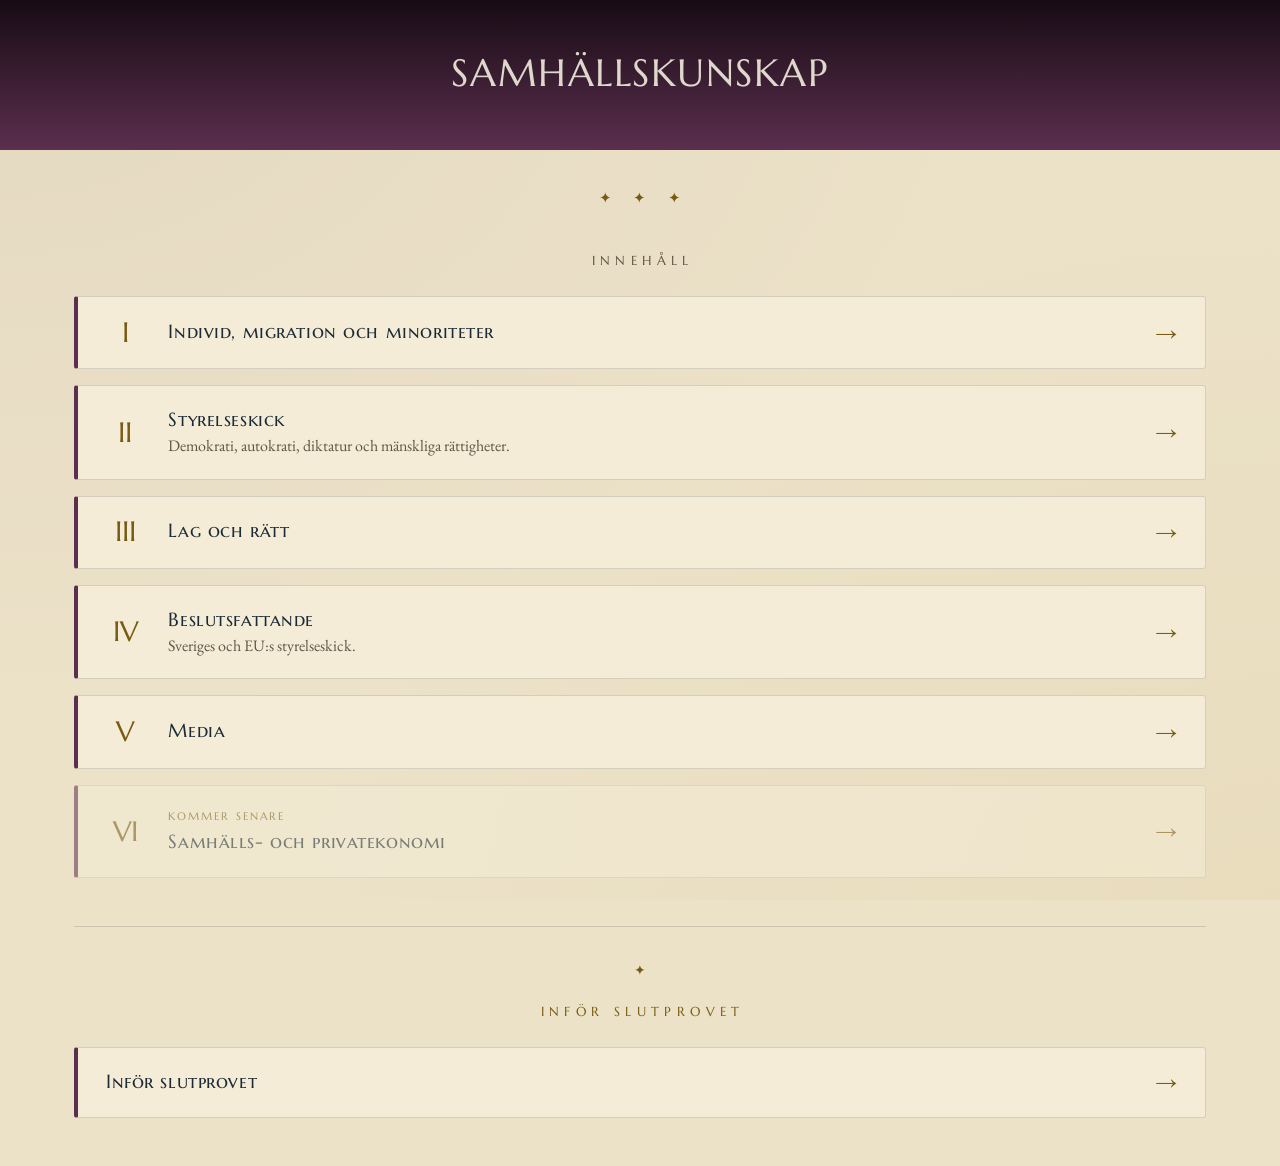
<file: index.html>
<!DOCTYPE html>
<html lang="sv">
<head>
<meta charset="utf-8">
<meta name="viewport" content="width=device-width, initial-scale=1">
<title>Samhällskunskap</title>
<link rel="stylesheet" href="bokskal/bok.css">
<link rel="stylesheet" href="css/bok-samhalle.css">
</head>
<body>
  <!-- Samhällsbokens startsida, byggd som Fysikbokens (Fysik/index.html). De sex kapitlen (temana): ett tema med en
       repetitionsbok länkar till sin temasida (nattordern 2026-11-22: I, II, III och V; IV 2026-11-24) tills det fulla kapitlet finns.
       Temasidan är ingången (Joachim 2026-11-24): där väljer eleven Läsa (repetitionsboken) eller Öva (övningsboken,
       där den finns). Ett tema utan repetitionsbok är ett tonat span med aria-disabled och "Kommer senare", inte en länk. Inför slutprovet är ett eget block,
       som Fysiks Nästa steg, och länkar till kapitlet med de sex repetitionsböckerna. -->
  <header class="hero-banner">
    <div class="hero-inner">
      <h1>SAMHÄLLSKUNSKAP</h1>
    </div>
  </header>

  <main class="sida">

    <div class="ornament-rad" aria-hidden="true">✦ ✦ ✦</div>

    <span class="sektion-label">Innehåll</span>

    <ul class="innehallsforteckning">

      <li>
        <a class="kapitel-kort" href="infor-slutprovet/individ-migration-minoriteter/index.html">
          <span class="romersk">I</span>
          <span class="kap-text">
            <span class="kap-titel">Individ, migration och minoriteter</span>
          </span>
          <span class="pil" aria-hidden="true">→</span>
        </a>
      </li>

      <li>
        <a class="kapitel-kort" href="infor-slutprovet/styrelseskick/index.html">
          <span class="romersk">II</span>
          <span class="kap-text">
            <span class="kap-titel">Styrelseskick</span>
            <p class="kap-beskrivning">Demokrati, autokrati, diktatur och mänskliga rättigheter.</p>
          </span>
          <span class="pil" aria-hidden="true">→</span>
        </a>
      </li>

      <li>
        <a class="kapitel-kort" href="infor-slutprovet/lag-och-ratt/index.html">
          <span class="romersk">III</span>
          <span class="kap-text">
            <span class="kap-titel">Lag och rätt</span>
          </span>
          <span class="pil" aria-hidden="true">→</span>
        </a>
      </li>

      <li>
        <a class="kapitel-kort" href="infor-slutprovet/beslutsfattande/index.html">
          <span class="romersk">IV</span>
          <span class="kap-text">
            <span class="kap-titel">Beslutsfattande</span>
            <p class="kap-beskrivning">Sveriges och EU:s styrelseskick.</p>
          </span>
          <span class="pil" aria-hidden="true">→</span>
        </a>
      </li>

      <li>
        <a class="kapitel-kort" href="infor-slutprovet/media/index.html">
          <span class="romersk">V</span>
          <span class="kap-text">
            <span class="kap-titel">Media</span>
          </span>
          <span class="pil" aria-hidden="true">→</span>
        </a>
      </li>

      <li>
        <span class="kapitel-kort dimmad" aria-disabled="true">
          <span class="romersk">VI</span>
          <span class="kap-text">
            <span class="kommer-snart">Kommer senare</span>
            <span class="kap-titel">Samhälls- och privatekonomi</span>
          </span>
          <span class="pil" aria-hidden="true">→</span>
        </span>
      </li>

    </ul>

    <section class="sektion-avgransare">
      <div class="litet-ornament" aria-hidden="true">✦</div>
      <span class="sektion-label">Inför slutprovet</span>
      <a class="kapitel-kort" href="infor-slutprovet/index.html">
        <span class="kap-text">
          <span class="kap-titel">Inför slutprovet</span>
        </span>
        <span class="pil" aria-hidden="true">→</span>
      </a>
    </section>

  </main>
</body>
</html>
</file>
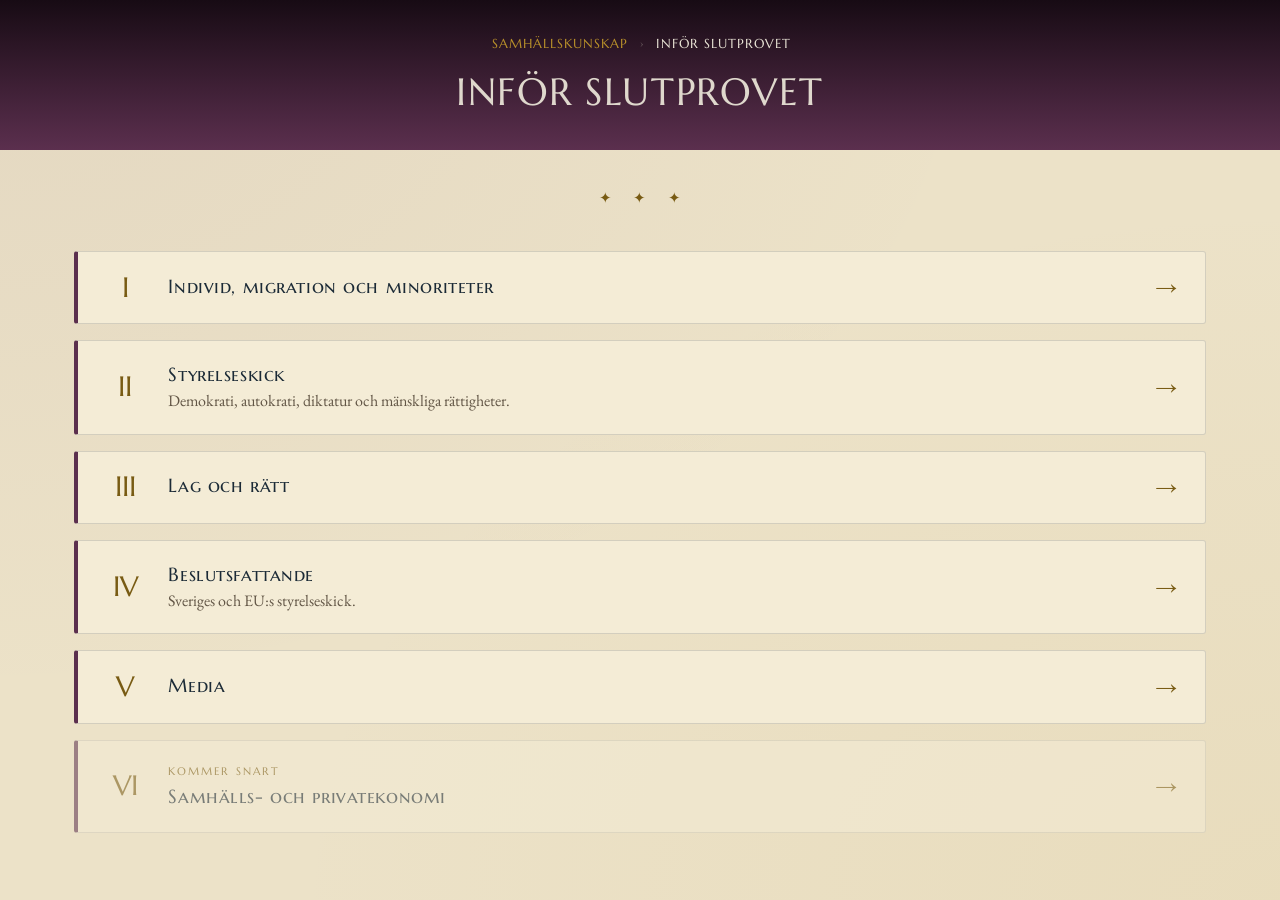
<file: infor-slutprovet/index.html>
<!DOCTYPE html>
<html lang="sv">
<head>
<meta charset="utf-8">
<meta name="viewport" content="width=device-width, initial-scale=1">
<title>Samhällskunskap – Inför slutprovet</title>
<link rel="stylesheet" href="../bokskal/bok.css">
<link rel="stylesheet" href="../css/bok-samhalle.css">
</head>
<body>
  <!-- Kapitlet Inför slutprovet (kapitelindexet), byggt som Fysiks kapitelindex (Fysik/ljud_och_ljus/index.html).
       Sex repetitionsböcker, en per tema; temasidorna är mapparna här (styrelseskick/ …). En bok utan sammanfattning
       är ett tonat span med aria-disabled och "Kommer snart", inte en länk. När sammanfattningen finns: byt kortet mot
       <a class="kapitel-kort" href="<tema>/index.html"> och ta bort "Kommer snart" – här och på startsidan.
       Temasidan är ingången (Joachim 2026-11-24): kortet leder till temasidan, där eleven väljer Läsa (repetitionsboken)
       eller Öva (övningsboken, där den finns). 2026-11-22: I, II, III och V finns; IV sedan 2026-11-24; VI är "Kommer snart". -->
  <header class="hero-banner">
    <div class="hero-inner">
      <nav class="brodsmulor" aria-label="Brödsmulor">
        <a href="../index.html">Samhällskunskap</a>
        <span class="skiljare" aria-hidden="true">›</span>
        <span class="aktuell" aria-current="page">Inför slutprovet</span>
      </nav>
      <h1>INFÖR SLUTPROVET</h1>
    </div>
  </header>

  <main class="sida">

    <div class="ornament-rad" aria-hidden="true">✦ ✦ ✦</div>

    <ul class="innehallsforteckning">

      <li>
        <a class="kapitel-kort" href="individ-migration-minoriteter/index.html">
          <span class="romersk">I</span>
          <span class="kap-text">
            <span class="kap-titel">Individ, migration och minoriteter</span>
          </span>
          <span class="pil" aria-hidden="true">→</span>
        </a>
      </li>
      <li>
        <a class="kapitel-kort" href="styrelseskick/index.html">
          <span class="romersk">II</span>
          <span class="kap-text">
            <span class="kap-titel">Styrelseskick</span>
            <p class="kap-beskrivning">Demokrati, autokrati, diktatur och mänskliga rättigheter.</p>
          </span>
          <span class="pil" aria-hidden="true">→</span>
        </a>
      </li>
      <li>
        <a class="kapitel-kort" href="lag-och-ratt/index.html">
          <span class="romersk">III</span>
          <span class="kap-text">
            <span class="kap-titel">Lag och rätt</span>
          </span>
          <span class="pil" aria-hidden="true">→</span>
        </a>
      </li>
      <li>
        <a class="kapitel-kort" href="beslutsfattande/index.html">
          <span class="romersk">IV</span>
          <span class="kap-text">
            <span class="kap-titel">Beslutsfattande</span>
            <p class="kap-beskrivning">Sveriges och EU:s styrelseskick.</p>
          </span>
          <span class="pil" aria-hidden="true">→</span>
        </a>
      </li>
      <li>
        <a class="kapitel-kort" href="media/index.html">
          <span class="romersk">V</span>
          <span class="kap-text">
            <span class="kap-titel">Media</span>
          </span>
          <span class="pil" aria-hidden="true">→</span>
        </a>
      </li>
      <li>
        <span class="kapitel-kort dimmad" aria-disabled="true">
          <span class="romersk">VI</span>
          <span class="kap-text">
            <span class="kommer-snart">Kommer snart</span>
            <span class="kap-titel">Samhälls- och privatekonomi</span>
          </span>
          <span class="pil" aria-hidden="true">→</span>
        </span>
      </li>

    </ul>

  </main>
</body>
</html>
</file>
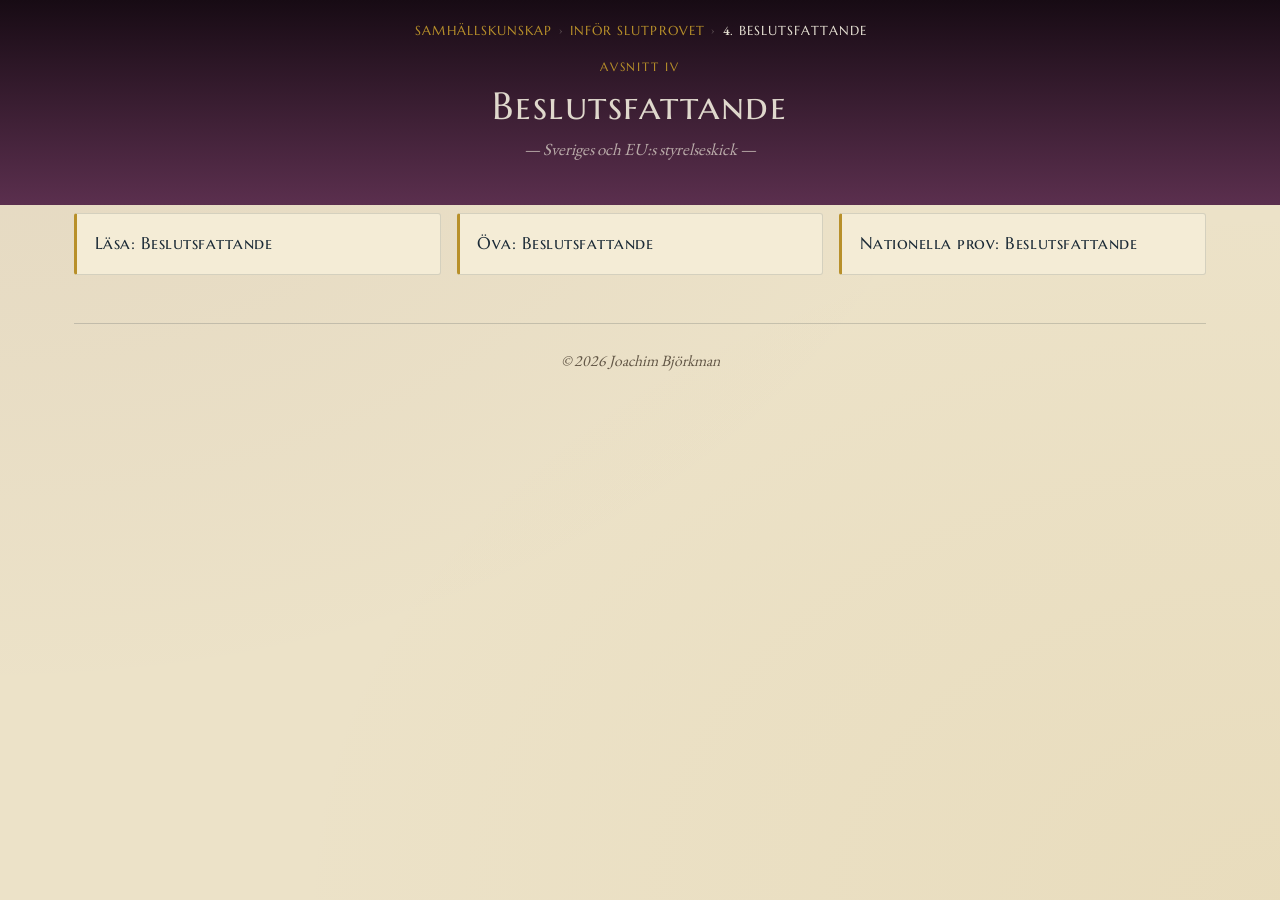
<file: infor-slutprovet/beslutsfattande/index.html>
<!DOCTYPE html>
<html lang="sv">
<!-- Delkapitlets sida. MALLEN ORDAGRANT (Samhällskunskap/mall/delkapitel/index.html) – ändra ingenting här.
     Allt som skiljer delkapitlen åt är data: delkapitel.js och innehall/<nivå>.js. verktyg/bok-grind.js prövar
     att varje delkapitels index.html är byte för byte lika med mallen.
     Skillnad mot fysikens mall (som geografins): titeln, och css/bok-samhalle.css efter motorn (samhällets färger). -->
<head>
<meta charset="utf-8">
<meta name="viewport" content="width=device-width, initial-scale=1, viewport-fit=cover">
<title>Samhällskunskap</title>
<link rel="stylesheet" href="../../bokskal/bok.css">
<link rel="stylesheet" href="../../css/bok-samhalle.css">
<script src="../../bokskal/bok.js"></script>
<script src="../../bokskal/figurer.js"></script>
</head>
<body>
<script src="delkapitel.js"></script>
</body>
</html>
</file>
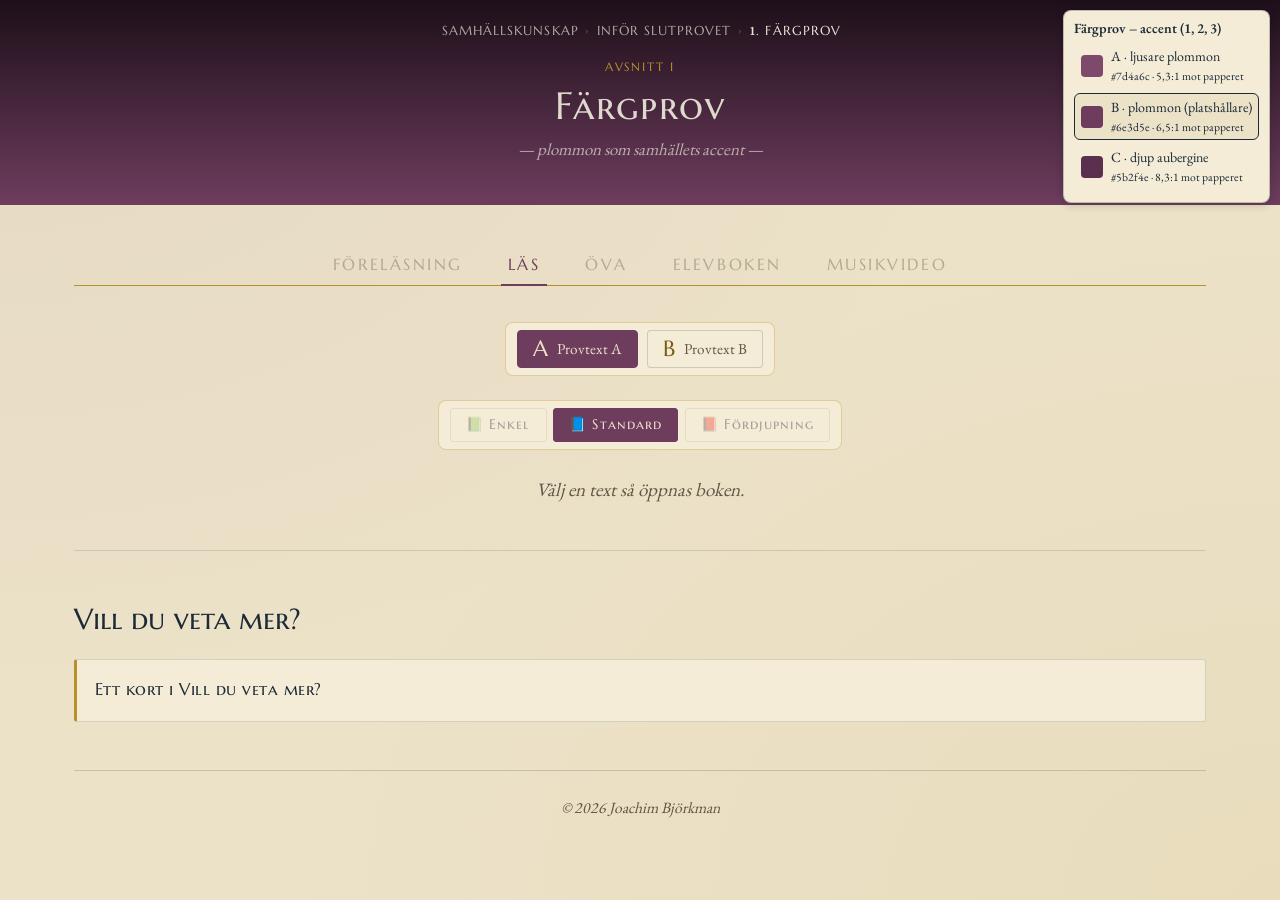
<file: verktyg/fargprov/index.html>
<!DOCTYPE html>
<html lang="sv">
<!-- FÄRGPROV för Joachim – inte elevinnehåll. Mallen (mall/delkapitel/index.html) plus fargprov.js, som lägger
     nyansväljaren A/B/C ovanpå sidan. Grinden letar inte i verktyg/, så sidan prövas inte mot mallen. -->
<head>
<meta charset="utf-8">
<meta name="viewport" content="width=device-width, initial-scale=1, viewport-fit=cover">
<title>Samhällskunskap</title>
<link rel="stylesheet" href="../../bokskal/bok.css">
<link rel="stylesheet" href="../../css/bok-samhalle.css">
<script src="../../bokskal/bok.js"></script>
<script src="../../bokskal/figurer.js"></script>
<script src="fargprov.js"></script>
</head>
<body>
<script src="delkapitel.js"></script>
</body>
</html>
</file>
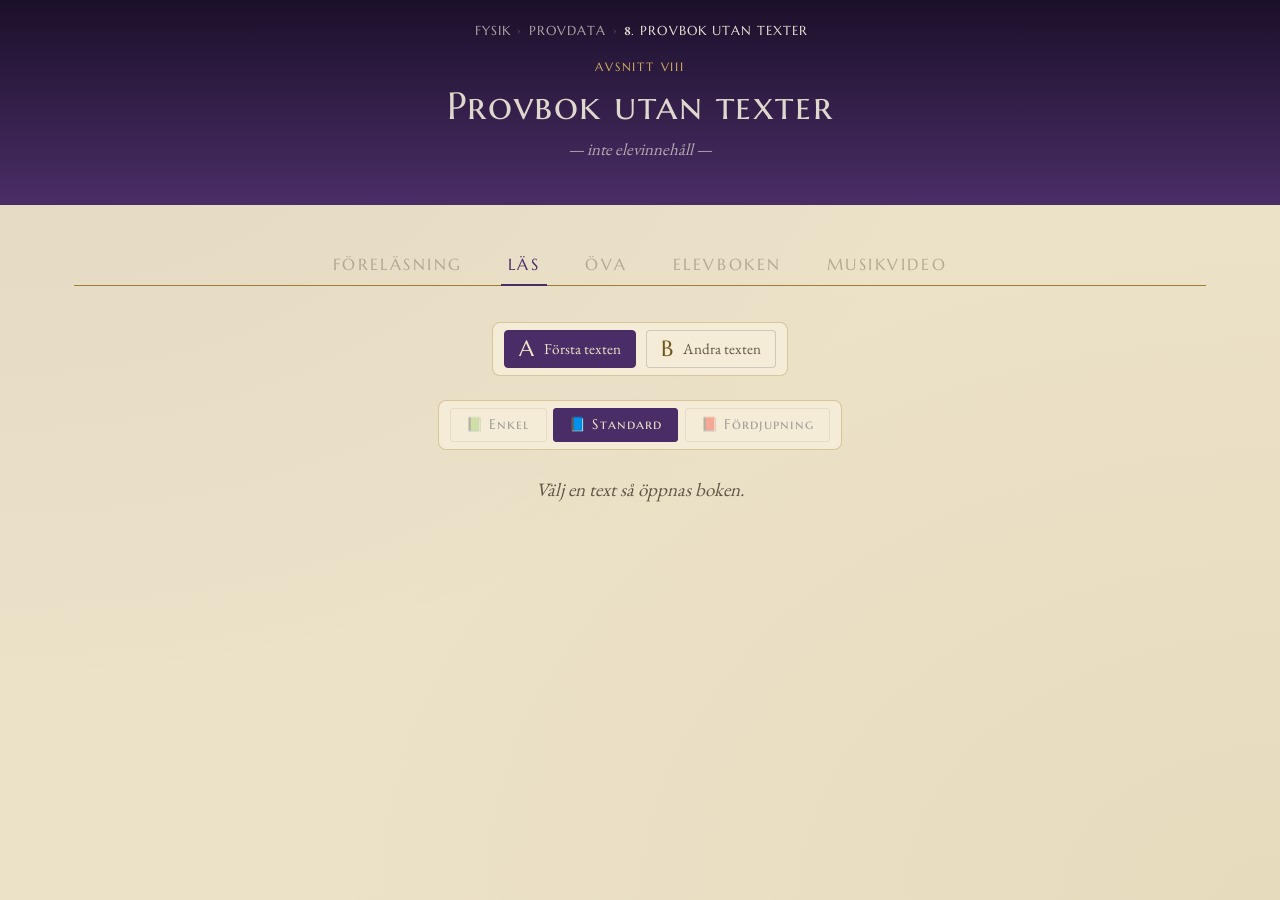
<file: verktyg/provbok-utan-texter/index.html>
<!DOCTYPE html>
<html lang="sv">
<!-- Delkapitlets sida. MALLEN ORDAGRANT (Fysik/mall/delkapitel/index.html) – ändra ingenting här.
     Allt som skiljer delkapitlen åt är data: delkapitel.js och innehall/<nivå>.js. verktyg/bok-grind.js prövar
     att varje delkapitels index.html är byte för byte lika med mallen. -->
<head>
<meta charset="utf-8">
<meta name="viewport" content="width=device-width, initial-scale=1, viewport-fit=cover">
<title>Fysik</title>
<link rel="stylesheet" href="../../bokskal/bok.css">
<script src="../../bokskal/bok.js"></script>
<script src="../../bokskal/figurer.js"></script>
</head>
<body>
<script src="delkapitel.js"></script>
</body>
</html>
</file>
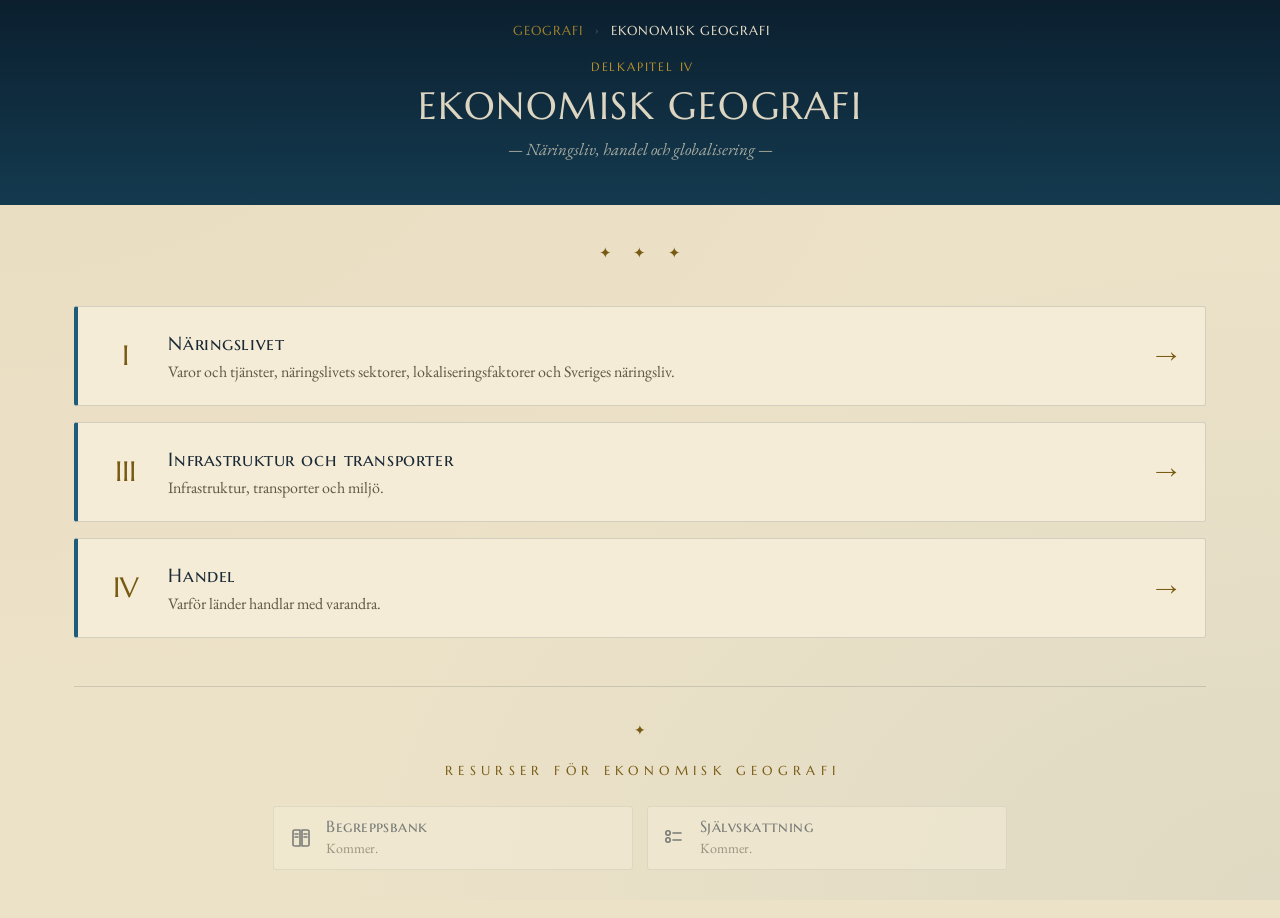
<file: mall/nav-skal/kapitelindex.html>
<!DOCTYPE html>
<html lang="sv">
<head>
  <meta charset="utf-8">
  <meta name="viewport" content="width=device-width, initial-scale=1">
  <title>Geografi – Ekonomisk geografi</title>
  <link rel="stylesheet" href="../../css/geografi.css">
</head>
<body>
  <!-- Kapitlets sida, byggd som demografins. Avsnitten är vanliga plattformsavsnitt (avsnitt-N-*.html, mall:
       geologi/avsnitt-2-plattektonik.html). Bokpresentationen (bokskal/) läggs på efteråt. -->
  <header class="hero-banner">
    <div class="hero-inner">
      <nav class="brodsmulor" aria-label="Brödsmulor">
        <a href="../../index.html">Geografi</a>
        <span class="skiljare" aria-hidden="true">›</span>
        <span class="aktuell" aria-current="page">Ekonomisk geografi</span>
      </nav>
      <span class="avsnitt-label">Delkapitel IV</span>
      <h1>EKONOMISK GEOGRAFI</h1>
      <p class="subtitel">— Näringsliv, handel och globalisering —</p>
    </div>
  </header>

  <main class="sida">

<div class="ornament-rad" aria-hidden="true">✦ ✦ ✦</div>

    <ul class="innehallsforteckning">

      <li>
        <a class="kapitel-kort kap-4" href="../ekonomisk-geografi-1-naringslivet/index.html">
          <span class="romersk">I</span>
          <span class="kap-text">
            <span class="kap-titel">Näringslivet</span>
            <p class="kap-beskrivning">Varor och tjänster, näringslivets sektorer, lokaliseringsfaktorer och Sveriges näringsliv.</p>
          </span>
          <span class="pil" aria-hidden="true">→</span>
        </a>
      </li>

      <li>
        <a class="kapitel-kort kap-4" href="../ekonomisk-geografi-3-infrastruktur/index.html">
          <span class="romersk">III</span>
          <span class="kap-text">
            <span class="kap-titel">Infrastruktur och transporter</span>
            <p class="kap-beskrivning">Infrastruktur, transporter och miljö.</p>
          </span>
          <span class="pil" aria-hidden="true">→</span>
        </a>
      </li>

      <li>
        <a class="kapitel-kort kap-4" href="../ekonomisk-geografi-4-handel/index.html">
          <span class="romersk">IV</span>
          <span class="kap-text">
            <span class="kap-titel">Handel</span>
            <p class="kap-beskrivning">Varför länder handlar med varandra.</p>
          </span>
          <span class="pil" aria-hidden="true">→</span>
        </a>
      </li>

    </ul>

    <section class="sektion-avgransare">
      <div class="litet-ornament" aria-hidden="true">✦</div>
      <span class="sektion-label">Resurser för ekonomisk geografi</span>
      <div class="resurser-rad">

        <span class="resurs-kort dimmad" aria-disabled="true">
          <span class="ikon" aria-hidden="true">
            <svg viewBox="0 0 24 24" fill="none" stroke="currentColor" stroke-width="1.6" stroke-linecap="round" stroke-linejoin="round">
              <path d="M4 5 C4 4.4 4.5 4 6 4 L11 4 L11 20 L6 20 C4.5 20 4 19.6 4 19 Z" />
              <path d="M20 5 C20 4.4 19.5 4 18 4 L13 4 L13 20 L18 20 C19.5 20 20 19.6 20 19 Z" />
              <line x1="6" y1="8" x2="9" y2="8" />
              <line x1="6" y1="11" x2="9" y2="11" />
              <line x1="15" y1="8" x2="18" y2="8" />
              <line x1="15" y1="11" x2="18" y2="11" />
            </svg>
          </span>
          <span class="resurs-text">
            <h4>Begreppsbank</h4>
            <p class="resurs-beskrivning">Kommer.</p>
          </span>
        </span>

        <span class="resurs-kort dimmad" aria-disabled="true">
          <span class="ikon" aria-hidden="true">
            <svg viewBox="0 0 24 24" fill="none" stroke="currentColor" stroke-width="1.6" stroke-linecap="round" stroke-linejoin="round">
              <circle cx="6" cy="7" r="2.2" />
              <circle cx="6" cy="14" r="2.2" />
              <line x1="11" y1="7" x2="19" y2="7" />
              <line x1="11" y1="14" x2="19" y2="14" />
            </svg>
          </span>
          <span class="resurs-text">
            <h4>Självskattning</h4>
            <p class="resurs-beskrivning">Kommer.</p>
          </span>
        </span>

      </div>
    </section>

  </main>
</body>
</html>
</file>
<file: bokskal/bok.css>
/* Bokmotorn – delkapitlets sida (hubben) och läsboken.
 * Basen är plattformens gemensamma, densamma som i de andra böckerna (geografibokens css/geografi.css): papper
 * #ece2c8, bläck #1b2a36, Marcellus SC (kapitäler) för rubriker och knappar, EB Garamond för text och alla siffror
 * (Marcellus 1 liknar ett I). Bara ämnesfärgen är fysikens egen (varje bok har sin --accent): indigo, med antikt
 * guld som andrafärg. Övriga färger är bokmotorns fysiktema (1800-talet/verktyg/bok.py, TEMAN["fysik"]). */

@font-face { font-family: "EB Garamond"; src: url("typsnitt/EBGaramond-wght.ttf") format("truetype");
             font-weight: 400 800; font-display: swap; }
@font-face { font-family: "Marcellus SC"; src: url("typsnitt/MarcellusSC-Regular.ttf") format("truetype"); font-display: swap; }
/* Marcellus (gemener): bara på omslaget – undertiteln, upphovet och F, som i musikvideorna */
@font-face { font-family: "Marcellus"; src: url("typsnitt/Marcellus-Regular.ttf") format("truetype"); font-display: swap; }

:root {
  --black: #1b2a36;          /* bläck: plattformens ink */
  --dampad: #625646;         /* dämpad text: plattformens muted */
  --linje: rgba(27, 42, 54, .18);   /* linjer: bläcket svagt, som plattformen (ingen fast grå) */
  /* Fysikens ämnesfärg. Kontrast mot papperet (#ece2c8), WCAG 2.1: --accent 8,8:1 (text, kanter, aktiva val,
   *   begrepp); --accent-2-mork 5,4:1 (text i guld). --accent-2 (3,0:1) bara för linjer och dekor, aldrig text.
   *   --accent-2-ljus för guld på mörk botten. */
  --accent: #4a2d66;         /* djup indigo – fysikens natthimmel och spektrum */
  --accent-2: #a07d2f;       /* antikt guld – celest sekundär */
  --accent-2-mork: #6f561c;  /* guldet för text på papperet */
  --accent-2-ljus: #cfae62;  /* guldet på mörk botten: bannern och boklisterna */
  --papper: #ece2c8;         /* papper: plattformens paper */
  --papper-ljus: #f4ecd6;    /* plattformens paper-light */
  /* Faktarutan: plattformens mönster (kemins faktaruta) i fysikens indigo – papper-ljus med en svag indigo-ton. */
  --ruta-ton: rgba(74, 45, 102, .07);
  --ruta-kant: rgba(74, 45, 102, .35);
  --ruta: #e8dfce;           /* samma ton som en fast färg (papper-ljus + 7 % indigo), där en gradient inte går */
  --fokus: #96bee4;          /* FOCUS */
  --atom: #d6c094;           /* ATOM: hela partiklar i neutral sandfärg */
  --bord: #2a2d33;           /* runt boken */
  --list: #1d2026;           /* list och knappar */
  --list-text: #e8e3d5;
  --list-dampad: #a9a69c;
  --text: "EB Garamond", Georgia, "Times New Roman", serif;
  --rubrik: "Marcellus SC", "EB Garamond", Georgia, serif;
}

* { box-sizing: border-box; }
html { background: var(--papper); }
body { margin: 0; min-height: 100vh; font-family: var(--text); color: var(--black); background: var(--papper);
  -webkit-text-size-adjust: 100%; }
body.bok-oppen { overflow: hidden; }
button { font: inherit; color: inherit; }
:focus-visible { outline: 2px solid var(--fokus); outline-offset: 2px; }
.sr-only { position: absolute; width: 1px; height: 1px; overflow: hidden; clip: rect(0 0 0 0); white-space: nowrap; }
.nr { font-family: var(--text); font-weight: 600; font-variant-caps: normal; letter-spacing: 0; }
.kommer-chip { display: inline-block; margin-left: .55em; padding: 0 .55em; border: 1px solid currentColor; border-radius: 999px;
  font-family: var(--text); font-size: .7em; line-height: 1.5; letter-spacing: .06em; text-transform: uppercase;
  vertical-align: .12em; opacity: .75; }

/* ---------- Hubben: delkapitlets sida (bok.js: byggHubb, ritaHubb) ----------
 * Plattformens avsnittssida, regel för regel ur geografiboken (jb873/geografibok, css/geografi.css: hero-banner,
 * flikar, underdel- och nivåväljare). Bara färgerna och typsnitten är fysikens:
 *   paper → --papper, paper-light → --papper-ljus, ink → --black, muted → --dampad,
 *   brass → --accent-2, brass-text → --accent-2-mork, bannerns ocean-blå → --accent (indigo).
 *   Aktiva val (flik, text, nivå) fylls med --accent, där geografin har brass-text.
 * main.sida delar namn med bokens sidor (.sida), så dess egna mått sätts här uttryckligen. */

body { background-image:
    radial-gradient(ellipse at top left, rgba(74, 45, 102, .06) 0%, rgba(74, 45, 102, 0) 55%),
    radial-gradient(ellipse at bottom right, rgba(160, 125, 47, .07) 0%, rgba(160, 125, 47, 0) 55%);
  background-attachment: fixed; background-repeat: no-repeat; }

.hero-banner {
  background: linear-gradient(180deg, #1b102a 0%, var(--accent) 100%); color: rgba(232, 227, 213, .95);
  padding: 20px 0 24px; text-align: center; min-height: 150px;
  display: flex; flex-direction: column; justify-content: center; align-items: center;
  font-size: 1.1875rem; line-height: 1.65;
}
.hero-banner .hero-inner { max-width: 1180px; margin: 0 auto; padding: 0 1rem; width: 100%; }
.brodsmulor { text-align: center; font-family: var(--rubrik); font-size: .74rem; letter-spacing: .22em;
  text-transform: uppercase; margin-bottom: 2.25rem; padding-left: .22em; }
.hero-banner .brodsmulor { font-size: 13px; margin-bottom: 16px; color: rgba(232, 227, 213, .7);
  text-transform: uppercase; letter-spacing: .08em; }
.hero-banner .brodsmulor a { color: var(--accent-2-ljus); text-decoration: none; }
.hero-banner .brodsmulor a:hover { color: rgba(232, 227, 213, 1); }
.hero-banner .brodsmulor .skiljare { color: rgba(232, 227, 213, .3); margin: 0 .5em; }
.hero-banner .brodsmulor .aktuell { color: rgba(232, 227, 213, 1); }
.hero-banner .avsnitt-label { display: block; font-family: var(--rubrik); font-size: 12px; text-transform: uppercase;
  letter-spacing: .15em; color: var(--accent-2-ljus); margin-bottom: 8px; }
.hero-banner h1 { font-family: var(--rubrik); font-weight: 400; letter-spacing: .04em; font-size: clamp(30px, 3vw, 42px);
  color: rgba(232, 227, 213, .95); margin: 0; line-height: 1.1; }
.hero-banner .subtitel { font-family: var(--text); font-style: italic; font-size: 17px; color: rgba(232, 227, 213, .7);
  margin-top: 8px; }

main.sida {
  position: static; display: block; width: auto; height: auto; background: none; touch-action: auto;
  font-size: 1.1875rem; line-height: 1.65; font-weight: 400; font-variant-numeric: normal;
  max-width: 1180px; margin: 0 auto; padding: 4.5rem 1.5rem 3rem;
}
.hero-banner + main.sida { padding-top: .5rem; }

.flikar-rad { display: flex; justify-content: center; gap: 2rem; border-bottom: 1px solid var(--accent-2); margin: 2rem 0 2.25rem; }
.flik {
  font-family: var(--rubrik); font-size: 1rem; line-height: normal; letter-spacing: .16em; text-transform: uppercase;
  color: var(--dampad); background: none; border: none; border-bottom: 2px solid transparent;
  padding: .6rem .4rem; margin-bottom: -1px; cursor: pointer; transition: color .15s ease, border-color .15s ease;
}
.flik:hover { color: var(--black); }
.flik.aktiv { color: var(--accent); border-bottom-color: var(--accent); }
.flik[disabled], .flik[aria-disabled="true"] { opacity: .4; cursor: not-allowed; pointer-events: none; }

.flik-innehall { font-size: 19px; line-height: 1.7; }
.flik-innehall.dold { display: none; }
.flik-innehall .intro { font-style: italic; color: var(--dampad); margin-bottom: 1.5rem; text-align: center; }
/* Djupdykningarna längst ned i Läs ("Vill du veta mer?"): plattformens kort (geografi.css, Djupdykningar), här
   knappar som öppnar djupdykningen som en egen bok. brass → --accent-2, paper-light → --papper-ljus. */
.vill-veta-mer { margin-top: 2.75rem; padding-top: 1.75rem; border-top: 1px solid rgba(27, 42, 54, 0.15); }
.vill-veta-mer h2 { font-family: var(--rubrik); font-weight: 400; color: var(--black); line-height: 1.15; }
.fordj-kort-grid { display: grid; grid-template-columns: repeat(auto-fit, minmax(260px, 1fr)); gap: 1rem; }
.fordj-kort { display: flex; align-items: flex-start; gap: 0.85rem; background-color: var(--papper-ljus);
  border: 1px solid rgba(27, 42, 54, 0.14); border-left: 3px solid var(--accent-2); border-radius: 3px; padding: 1rem 1.1rem;
  color: inherit; transition: background-color 0.15s ease, transform 0.15s ease;
  font: inherit; text-align: left; cursor: pointer; }                 /* (knapp i stället för länk) */
.fordj-kort:hover { background-color: #faf4e4; transform: translateY(-1px); }
.fordj-kort[aria-disabled="true"] { opacity: .55; cursor: default; transform: none; }
.fordj-kort-text { display: flex; flex-direction: column; gap: 0.2rem; }
.fordj-kort-titel { font-family: var(--rubrik); color: var(--black); font-size: 1.05rem; letter-spacing: 0.03em; }
.fordj-kort-ingress { font-size: 0.95rem; line-height: 1.4; color: var(--dampad); }   /* arbetsorder 19 */
/* Nästa steg (arbetsorder 11): blocket under djupdykningarna i samma stil, med indigo kant; övningsböckerna överst i
   fliken Öva och en stödbok (på sin egen sida) i Läs, utan rubrik och linje ovanför */
.vill-veta-mer.nasta-steg .fordj-kort { border-left-color: var(--accent); }
.vill-veta-mer.stodbocker, .vill-veta-mer.ovningsbocker, .vill-veta-mer.repetitionsbocker { margin-top: 0; padding-top: 0; border-top: none; }
/* en sida utan flikrad (flikar: false): lika mycket luft under bannern som flikraden ger */
.flikar-rad[hidden] + .flik-innehall { margin-top: 2.25rem; }
.vill-veta-mer.ovningsbocker + .flik-ram { margin-top: 1.5rem; }
.flik-ram { display: block; width: 100%; height: 75vh; border: 1px solid rgba(27, 42, 54, .18); border-radius: 4px;
  background: var(--papper-ljus); }

.underdel-valjare {
  display: flex; flex-wrap: wrap; gap: .6rem; justify-content: center; margin: 0 auto 1.25rem;
  width: fit-content; max-width: 100%; background: var(--papper-ljus);
  border: 1px solid rgba(160, 125, 47, .35); border-radius: 8px; padding: .45rem .7rem;
}
.underdel-valjare[hidden], .niva-valjare[hidden], .flikar-rad[hidden], .flik-innehall .intro[hidden] { display: none; }
.underdel-knapp {
  display: flex; align-items: center; gap: .6rem; background-color: var(--papper-ljus);
  border: 1px solid rgba(27, 42, 54, .18); border-radius: 4px; padding: .45rem .9rem; cursor: pointer;
  text-align: left; line-height: normal; transition: background-color .15s ease, border-color .15s ease;
}
.underdel-knapp:hover { background-color: #faf4e4; }
.underdel-knapp.aktiv { background-color: var(--accent); border-color: var(--accent); }
.underdel-knapp.aktiv .underdel-bokstav, .underdel-knapp.aktiv .underdel-titel { color: var(--papper); }
.underdel-knapp[aria-disabled="true"] { opacity: .4; cursor: not-allowed; }   /* en text utan innehåll: "kommer" */
/* Textvalet i en hjälpmedelsflik (föreläsning och musikvideo per avsnitt, 2026-11-11): samma utseende som textvalet
   i Läs, men egna klasser – .underdel-knapp är Läs-flikens */
.flik-texter {
  display: flex; flex-wrap: wrap; gap: .6rem; justify-content: center; margin: 0 auto 1.25rem;
  width: fit-content; max-width: 100%; background: var(--papper-ljus);
  border: 1px solid rgba(160, 125, 47, .35); border-radius: 8px; padding: .45rem .7rem;
}
.flik-text {
  display: flex; align-items: center; gap: .6rem; background-color: var(--papper-ljus);
  border: 1px solid rgba(27, 42, 54, .18); border-radius: 4px; padding: .45rem .9rem; cursor: pointer;
  text-align: left; line-height: normal; transition: background-color .15s ease, border-color .15s ease;
}
.flik-text:hover { background-color: #faf4e4; }
.flik-text.aktiv { background-color: var(--accent); border-color: var(--accent); }
.flik-text.aktiv .underdel-bokstav, .flik-text.aktiv .underdel-titel { color: var(--papper); }
.flik-text[aria-disabled="true"] { opacity: .4; cursor: not-allowed; }
.underdel-bokstav { font-family: var(--rubrik); font-size: 1.35rem; line-height: 1; color: var(--accent-2-mork); }
.underdel-titel { font-family: var(--text); font-size: .95rem; color: var(--dampad); }

.niva-valjare {
  display: flex; justify-content: center; gap: .4rem; margin: 1.5rem auto; width: fit-content; max-width: 100%;
  background: var(--papper-ljus); border: 1px solid rgba(160, 125, 47, .35); border-radius: 8px; padding: .45rem .7rem;
}
/* .niva-valjare framför: bokens tysta nivåknapp heter också .niva-knapp */
.niva-valjare .niva-knapp {
  display: inline-block; font-family: var(--rubrik); font-size: .85rem; line-height: normal; letter-spacing: .08em;
  color: var(--black); background-color: transparent; border: 1px solid rgba(27, 42, 54, .2); border-radius: 3px;
  padding: .45rem .95rem; cursor: pointer; transition: background-color .15s ease, color .15s ease;
}
.niva-valjare .niva-knapp:hover { background-color: rgba(74, 45, 102, .1); }
.niva-valjare .niva-knapp.aktiv { background-color: var(--accent); color: var(--papper); border-color: var(--accent); }
.niva-valjare .niva-knapp[aria-disabled="true"] { opacity: .4; cursor: not-allowed; background-color: transparent; }

.footnote { margin-top: 3rem; padding-top: 1.5rem; border-top: 1px solid rgba(27, 42, 54, .18); text-align: center;
  font-style: italic; color: var(--dampad); font-size: .98rem; }

@media (max-width: 600px) {
  .underdel-knapp, .flik-text { width: 100%; }
  .flikar-rad { gap: .3rem .5rem; flex-wrap: wrap; }       /* fem flikar på en rad också i en mobil (2026-11-11) */
  .flik { font-size: .76rem; letter-spacing: .03em; padding: .6rem .15rem; }
  .niva-valjare { flex-wrap: wrap; }                         /* fler än tre nivåer ryms inte på en rad */
  .niva-valjare .niva-knapp { padding: .45rem .55rem; letter-spacing: .04em; }
}

/* ---------- Startsidan (Fysik/index.html) och kapitelindexet (kraft_och_rorelse/index.html) ----------
 * Plattformens sidor, regel för regel ur geografiboken (css/geografi.css: ornament-rad, sektion-label,
 * innehallsforteckning, kapitel-kort, sektion-avgransare, huvudelevbok-kort, resurser-rad, resurs-kort, kommer-snart).
 * Bara färgerna och typsnitten är fysikens, som för avsnittssidan ovan: brass-text → --accent-2-mork, paper-light →
 * --papper-ljus, ink → --black, muted → --dampad. Kapitlens vänsterkant (geografin: en färg per kapitel) är indigo.
 * Ett kort som inte finns än är tonat (dimmad) och ett span med aria-disabled, inte en länk. */

.ornament-rad { text-align: center; color: var(--accent-2-mork); letter-spacing: .6em; font-size: .95rem;
  margin: 1.75rem 0 2.5rem; padding-left: .6em; }
.sektion-label { display: block; text-align: center; font-family: var(--rubrik); color: var(--dampad); letter-spacing: .42em;
  font-size: .8rem; text-transform: uppercase; margin-bottom: 1.5rem; padding-left: .42em; }

.innehallsforteckning { display: flex; flex-direction: column; gap: 1rem; list-style: none; margin: 0; padding: 0; }
.kapitel-kort {
  position: relative; display: flex; align-items: center; gap: 1.5rem;
  background-color: var(--papper-ljus); border: 1px solid rgba(27, 42, 54, .15); border-left: 4px solid var(--accent);
  border-radius: 3px; padding: 1.35rem 1.75rem; color: inherit; text-decoration: none;
  transition: background-color .18s ease, transform .18s ease;
}
a.kapitel-kort:hover { background-color: #faf4e4; transform: translateY(-1px); }
.kapitel-kort .romersk { flex: 0 0 auto; font-family: var(--rubrik); color: var(--accent-2-mork); font-size: 1.75rem; line-height: 1;
  min-width: 2.4rem; text-align: center; }
.kapitel-kort .kap-text { flex: 1 1 auto; }
.kapitel-kort .kap-titel { display: block; font-family: var(--rubrik); color: var(--black); font-size: 1.2rem; letter-spacing: .03em;
  line-height: 1.15; margin: 0 0 .25rem; }
.kapitel-kort .kap-beskrivning { color: var(--dampad); font-size: 1rem; line-height: 1.45; margin: 0; }
.kapitel-kort .pil { flex: 0 0 auto; color: var(--accent-2-mork); font-size: 1.4rem; line-height: 1; }
.kapitel-kort.dimmad { opacity: .55; cursor: not-allowed; }

.sektion-avgransare { margin-top: 3rem; padding-top: 2rem; border-top: 1px solid rgba(27, 42, 54, .15); }
.sektion-avgransare .litet-ornament { text-align: center; color: var(--accent-2-mork); font-size: .85rem; margin-bottom: 1.25rem; }
.sektion-avgransare .sektion-label { color: var(--accent-2-mork); }

.huvudelevbok-kort { border-left-color: var(--accent-2-mork); }
.huvudelevbok-kort .ikon { flex: 0 0 auto; width: 32px; height: 32px; color: var(--black); }
.huvudelevbok-kort .ikon svg { display: block; width: 100%; height: 100%; }
.huvudelevbok-kort h3 { font-family: var(--rubrik); font-weight: 400; color: var(--black); font-size: 1.2rem; letter-spacing: .03em;
  line-height: 1.15; margin: 0 0 .25rem; }
.huvudelevbok-kort + .huvudelevbok-kort { margin-top: 1rem; }
/* Nästa steg på startsidan (arbetsorder 11): listan över kapitlen med Nästa steg och, bredvid den, Matematiken i
   fysiken. Bredvid varandra på en bred skärm, under varandra på mobilen. */
.nasta-steg-delar { display: grid; grid-template-columns: 3fr 2fr; gap: 1rem; align-items: start; }
.nasta-steg-lista { display: flex; flex-direction: column; gap: 1rem; list-style: none; margin: 0; padding: 0; }
.matematik-kort { border-left-color: var(--accent-2-mork); }
.matematik-kort .ikon { flex: 0 0 auto; width: 32px; height: 32px; color: var(--black); }
.matematik-kort .ikon svg { display: block; width: 100%; height: 100%; }
@media (max-width: 699px) { .nasta-steg-delar { grid-template-columns: 1fr; } }

.resurser-rad { display: flex; flex-wrap: wrap; gap: .85rem; justify-content: center; }
.resurs-kort {
  flex: 1 1 260px; max-width: 360px; display: flex; align-items: center; gap: .85rem;
  background-color: var(--papper-ljus); border: 1px solid rgba(27, 42, 54, .14); border-radius: 3px; padding: .7rem .9rem;
  color: inherit; text-decoration: none; transition: background-color .18s ease, transform .18s ease;
}
a.resurs-kort:hover { background-color: #faf4e4; transform: translateY(-1px); }
.resurs-kort.dimmad { opacity: .55; cursor: not-allowed; }
.resurs-kort .ikon { flex: 0 0 auto; width: 24px; height: 24px; color: var(--black); }
.resurs-kort .ikon svg { display: block; width: 100%; height: 100%; }
.resurs-kort h4 { font-family: var(--rubrik); color: var(--black); font-size: .98rem; font-weight: 400; letter-spacing: .03em;
  line-height: 1.15; margin: 0 0 .15rem; }
.resurs-kort .resurs-beskrivning { color: var(--dampad); font-size: .88rem; line-height: 1.35; margin: 0; }
/* "Kommer"-etiketten på ett tonat kort */
.kommer-snart { display: block; font-family: var(--rubrik); color: var(--accent-2-mork); font-size: .7rem; letter-spacing: .18em;
  text-transform: uppercase; margin-bottom: .25rem; }

@media (max-width: 560px) {
  .resurs-kort { flex-basis: 100%; max-width: 100%; }
  .kapitel-kort { gap: 1rem; padding: 1.1rem 1.1rem; }
}

/* ---------- Boken: hela fönstret (eller helskärmen) över hubben ---------- */

.bokapp { position: fixed; inset: 0; z-index: 5; display: grid; grid-template-rows: 1fr; background: var(--bord); color: var(--list-text); }
.bokapp[hidden] { display: none; }
.bokapp.smal { grid-template-rows: auto 1fr auto; }

.topplist, .bottenlist { display: none; align-items: center; gap: 8px; padding: 0 8px;
  background: var(--list); color: var(--list-text); min-height: 44px; }
.smal > .topplist { display: grid; grid-template-columns: auto 1fr auto; }
.smal > .bottenlist { display: grid; grid-template-columns: auto 1fr auto; min-height: 52px; }
.topp-niva { justify-self: center; }

.knapp {
  background: transparent; border: 1px solid rgba(232, 227, 213, .28); border-radius: 4px;
  color: var(--list-text); padding: 4px 10px; font-family: var(--rubrik); font-size: 14.5px; cursor: pointer;
  display: inline-flex; align-items: center; gap: 6px; white-space: nowrap;
}
.knapp:hover:not([disabled]) { background: rgba(232, 227, 213, .1); }
.knapp[disabled] { opacity: .35; cursor: default; }
.bottenlist .knapp { min-width: 48px; min-height: 40px; justify-content: center; font-size: 24px; padding: 0 10px 3px; }

.scen-ram { position: relative; min-height: 0; }
.scen {
  position: absolute; inset: 0; display: flex; align-items: center; justify-content: center; overflow: hidden;
}
.scen:focus { outline: none; }
/* Vågräta svep bläddrar (bok.js); rullning i sidled och webbläsarens "bakåt"-gest tas inte av sidorna.
   Gäller också i sidans rullbara innehåll, där touch-action annars börjar om. Zoomning med två fingrar fungerar. */
.scen, .sida, .sidinnehall { touch-action: pan-y pinch-zoom; }
[data-ingen-svep] { touch-action: auto; }

.sidpil {
  position: absolute; top: 50%; transform: translateY(-50%); z-index: 2; width: 50px; height: 110px;
  background: transparent; border: 0; border-radius: 6px; color: var(--list-text);
  font-family: var(--text); font-size: 54px; line-height: 1; padding: 0 0 8px; opacity: .28; cursor: pointer;
  transition: opacity .4s;
}
.sidpil:hover:not([disabled]) { opacity: 1; background: rgba(232, 227, 213, .07); }
.sidpil[disabled] { opacity: .06; cursor: default; }
.sidpil-bak { left: 19px; }
.sidpil-fram { right: 19px; }
.smal .sidpil { display: none; }

/* Dator: reglagen tysta i marginalerna bredvid boken (88 px), så att de inte tar höjd från sidorna. */
.las-reglage { display: none; }
.bokapp:not(.smal) .las-reglage { display: flex; transition: opacity .4s; }
.las-kolumn {
  position: absolute; top: 0; bottom: 0; width: 88px; z-index: 3; flex-direction: column; align-items: center;
  padding: 14px 4px 16px; pointer-events: none;
}
.las-kolumn > * { pointer-events: auto; }
.las-vanster { left: 0; justify-content: space-between; }
.las-hoger { right: 0; justify-content: flex-start; }
.las-topp { display: flex; flex-direction: column; align-items: center; gap: 10px; }
.las-knapp {
  display: flex; flex-direction: column; align-items: center; gap: 2px; width: 72px; padding: 6px 4px; cursor: pointer;
  background: none; border: 1px solid rgba(232, 227, 213, .25); border-radius: 6px; color: var(--list-text);
  font-family: var(--rubrik); font-size: 13px; line-height: 1.2; text-align: center; opacity: .75;
}
.las-knapp.bok-innehall { border-color: transparent; opacity: .55; }
.las-knapp:hover { opacity: 1; background: rgba(232, 227, 213, .08); }
.las-x { font-family: var(--text); font-size: 17px; line-height: 1; }
.las-botten { display: flex; flex-direction: column; align-items: center; gap: 10px; }
.las-sidtext { display: flex; flex-direction: column; align-items: center; font-size: 13px; line-height: 1.3;
  color: var(--list-dampad); }
.las-vanster .tillbaka-chip { white-space: normal; text-align: center; font-size: 13px; line-height: 1.25;
  padding: 5px 8px; border-radius: 6px; opacity: .85; }

.las-remsa { position: absolute; left: 50%; bottom: 2px; transform: translateX(-50%); height: 3px; gap: 5px; z-index: 3; }
.lr-grupp { display: flex; gap: 2px; }
.lr-sida { flex: 1; border-radius: 2px; background: rgba(232, 227, 213, .14); }
.lr-sida.synlig { background: var(--accent-2-ljus); }

/* Nivåknappen: liten och tyst; de andra nivåerna i en lista under den */
.niva { position: relative; }
.niva-knapp { display: inline-flex; align-items: center; gap: 4px; background: none; cursor: pointer;
  border: 1px solid rgba(232, 227, 213, .22); border-radius: 4px; padding: 4px 7px;
  font-family: var(--rubrik); font-size: 13px; color: var(--list-text); }
.las-hoger .niva { opacity: .6; }
.las-hoger .niva:hover, .las-hoger .niva:focus-within { opacity: 1; }
.niva-pil { font-size: .8em; color: var(--list-dampad); }
.niva-lista { position: absolute; top: calc(100% + 4px); right: 0; z-index: 6; display: flex; flex-direction: column;
  min-width: 150px; padding: 4px; background: var(--list); border: 1px solid rgba(232, 227, 213, .25); border-radius: 6px;
  box-shadow: 0 8px 24px rgba(0, 0, 0, .4); }
.niva-lista[hidden] { display: none; }
.topp-niva .niva-lista { right: auto; left: 50%; transform: translateX(-50%); }
.niva-lista button { background: none; border: 0; border-radius: 4px; padding: 6px 10px; text-align: left; cursor: pointer;
  font-family: var(--rubrik); font-size: 14px; color: var(--list-text); white-space: nowrap; }
.niva-lista button:hover:not([aria-disabled]) { background: rgba(232, 227, 213, .1); }
.niva-lista button[aria-checked="true"] { background: var(--papper); color: var(--black); }
.niva-lista button[aria-disabled="true"] { color: var(--list-dampad); cursor: not-allowed; }

/* "Vid musrörelse": reglagen och muspekaren göms efter en stund i stillhet (bok.js: vakna) */
.bokapp.vila { cursor: none; }
.bokapp.vila .las-reglage, .bokapp.vila .sidpil { opacity: 0; }
.bokapp .las-reglage:focus-within { opacity: 1; }

.position { text-align: center; font-size: 14px; line-height: 1.25; min-width: 0; overflow: hidden; }
.position .pos-avsnitt { display: block; font-family: var(--rubrik); white-space: nowrap; }
.position .nr { color: var(--accent-2-ljus); }
.position .pos-sida { display: block; color: var(--list-dampad); white-space: nowrap; }
.position .pos-skiljetecken { display: none; }
.botten-mitt { display: flex; justify-content: center; min-width: 0; }
.tillbaka-chip {
  background: var(--papper); color: var(--black); border: 0; border-radius: 999px;
  padding: 4px 14px; font-size: 15px; cursor: pointer; white-space: nowrap;
}
.tillbaka-chip[hidden] { display: none; }
.tillbaka-chip:hover { color: var(--accent); }

/* ---------- Uppslaget och sidorna ---------- */

.uppslag { display: flex; }
.uppslag.ar-uppslag, .uppslag.ar-enkel:not(.smal) { box-shadow: 0 12px 34px rgba(0, 0, 0, .38); border-radius: 3px; }
.in-framat { animation: in-framat .17s ease-out; }
.in-bakat { animation: in-bakat .17s ease-out; }
@keyframes in-framat { from { opacity: 0; transform: translateX(14px); } }
@keyframes in-bakat { from { opacity: 0; transform: translateX(-14px); } }
@media (prefers-reduced-motion: reduce) { .in-framat, .in-bakat { animation: none; } }

/* Bladvändningen (bok.js: vandBlad): ett lager ovanpå scenen, med bladet vridet runt ryggen i perspektiv (som
   kameran i filmernas bok, ≈ 5 sidbredder). Bladets två ytor döljer sin baksida; ljuset (bladet mörknar på högkant)
   och skuggan på sidan under bladet tonas av bok.js. Lagret tar inga klick. */
.blad-lager { position: absolute; z-index: 1; pointer-events: none; perspective: calc(var(--sb) * 5); }
.blad-lager.ar-enkel { perspective: calc(var(--sb) * 8); }          /* en sida vrids bara till högkant: svagare */
.blad-lager > div { position: absolute; top: 0; bottom: 0; }
.blad { transform-style: preserve-3d; will-change: transform; }
.blad.fran-hoger { transform-origin: left center; }
.blad.fran-vanster { transform-origin: right center; }
.blad-sida { position: absolute; inset: 0; backface-visibility: hidden; -webkit-backface-visibility: hidden; overflow: hidden; }
.blad-sida.bak { transform: rotateY(180deg); }
.blad-ljus { position: absolute; inset: 0; background: #000; opacity: 0; }
.blad-skugga { opacity: 0; }
.blad-skugga.mot-hoger { background: linear-gradient(to right, rgba(20, 14, 4, .34), rgba(20, 14, 4, 0) 55%); }
.blad-skugga.mot-vanster { background: linear-gradient(to left, rgba(20, 14, 4, .34), rgba(20, 14, 4, 0) 55%); }
.blad-fast .sida, .blad-sida .sida { box-shadow: none; }

.sida {
  position: relative; display: flex; flex-direction: column;
  width: var(--sb); height: var(--sh); background: var(--papper);
  font-size: var(--fs); line-height: 1.42; font-weight: 450; color: var(--black);
  font-variant-numeric: lining-nums;
}
.ar-enkel .sida { border-radius: 3px; }
.ar-enkel.smal .sida { border-radius: 0; }
.vanstersida { border-radius: 3px 0 0 3px;
  background: linear-gradient(to left, rgba(40, 30, 10, .10), rgba(40, 30, 10, 0) 5%), var(--papper); }
.hogersida { border-radius: 0 3px 3px 0;
  background: linear-gradient(to right, rgba(40, 30, 10, .10), rgba(40, 30, 10, 0) 5%), var(--papper); }
.tom-sida { filter: brightness(.97); }

/* Omslaget (bok.js: omslagElement), som i musikvideorna: sida 0, före innehållet. På ett uppslag står det ensamt som
   högersida och boken är stängd – till vänster syns bordet (också under bladvändningen, i bladlagret). Hörnen är
   filmens (14 av 1036). Mobilen: omslaget fyller sidan. */
.uppslag.med-omslag { box-shadow: none; }
.sida.omslag { background: #162040; border-radius: calc(var(--sh) * 14 / 1036); overflow: hidden;
  box-shadow: 0 12px 34px rgba(0, 0, 0, .38); }
.smal .sida.omslag, .blad-sida .sida.omslag { box-shadow: none; }
.smal .sida.omslag { border-radius: 0; }
.omslag-bild, .omslag-bild svg { display: block; width: 100%; height: 100%; }
.sida.fore-omslag { background: none; border-radius: 0; }
.blad-fast .sida.fore-omslag { background: var(--bord); }

/* Sidhuvud: avsnittet och sidnumret, med numret i det yttre hörnet (till vänster på en vänstersida). */
.sidhuvud {
  display: flex; justify-content: space-between; align-items: baseline; gap: 1em;
  margin: 0 8%; padding: 1em 0 .35em; border-bottom: 1px solid var(--linje);
  font-size: .8em; letter-spacing: .05em; font-variant-caps: all-small-caps; color: var(--dampad); white-space: nowrap;
}
.vanstersida .sidhuvud { flex-direction: row-reverse; }
.sh-namn { overflow: hidden; text-overflow: ellipsis; }
.sh-namn .nr { color: var(--accent-2-mork); }
.sh-folio { font-size: 1.2em; font-variant-caps: normal; letter-spacing: 0; color: var(--black); }

.sidinnehall {
  flex: 1; min-height: 0; overflow-y: auto; overscroll-behavior: contain;
  padding: .8em 8% 1.1em; container-type: inline-size;
}
@media (max-width: 599px) {
  .sidhuvud { margin: 0 6%; padding-top: .8em; }
  .sidinnehall { padding: .7em 6% .9em; }
}
.sida.har-mer .sidinnehall {
  -webkit-mask-image: linear-gradient(to bottom, #000 calc(100% - 2.2em), transparent);
          mask-image: linear-gradient(to bottom, #000 calc(100% - 2.2em), transparent);
}
.mer-hint { display: none; position: absolute; left: 0; right: 0; bottom: .5em; text-align: center;
  font-size: .8em; color: var(--dampad); pointer-events: none; }
.sida.har-mer .mer-hint { display: block; }

/* ---------- Text på sidan ---------- */

.sidinnehall > :first-child { margin-top: 0; }
.sidinnehall > :last-child { margin-bottom: 0; }   /* sidans sista block: ingen marginal under (brytningen räknar så) */
.avsnittsstart { display: flex; align-items: baseline; gap: .4em; margin: 0 0 .45em;
  padding-bottom: .25em; border-bottom: 2px solid var(--accent-2); }
.avsnittsnr { font-family: var(--text); font-weight: 600; font-size: 1.8em; line-height: 1; color: var(--accent-2-mork); }
.avsnittsstart h1 { font-family: var(--rubrik); font-weight: 400; font-size: 1.55em; line-height: 1.1; margin: 0; }
.sidtitel { font-family: var(--rubrik); font-weight: 400; font-size: 1.32em; line-height: 1.2; margin: .2em 0 .45em; }
.b-rubrik { font-family: var(--rubrik); font-weight: 400; font-size: 1.08em; margin: .8em 0 .25em; color: var(--black); }
.sidinnehall p { margin: 0 0 .55em; }
.begrepp { font-weight: 620; color: var(--accent); }
/* Ett begrepp som är en länk till begreppslistan: samma färg, en tunn prickad linje under. */
a.begrepp { text-decoration: underline dotted rgba(74, 45, 102, .45); text-decoration-thickness: 1px; text-underline-offset: .2em; }
a.begrepp:hover { text-decoration-style: solid; }
sub, sup { font-size: .7em; line-height: 0; }

.b-punkter { list-style: none; margin: 0 0 .6em; padding: 0; }
.b-punkter li { position: relative; padding-left: 1.05em; margin-bottom: .28em; }
/* en punkt ur en punktlista som får delas (arbetsorder 16): samma avstånd som mellan punkterna i en hel lista, och
   listans marginal under den sista – höjden blir densamma som den hela listans */
.b-punktdel:not(.pd-sista) { margin-bottom: .28em; }
/* …utom sist på sidan: ingen marginal under, som sidans sista block (brytningen räknar så). Regeln ovan vann över
   .sidinnehall > :last-child (samma specificitet, senare i filen); den här är mer specifik och står efter den
   (Samhälles kopia, 2026-11-26: Läsa: Beslutsfattande s. 41 blev 5 px för hög). Punktens egen marginal går genom
   listan (ingen kant under), så också den sista punkten i en lista sist på sidan – eller sist före raden
   "Fortsätter på nästa sida" – får ingen marginal under; punkterna före den har kvar sina 0,28 em. */
.sidinnehall > .b-punktdel:last-child,
.sidinnehall > .b-punkter:last-child > li:last-child,
.sidinnehall > .b-punkter:has(+ .b-fortsatter:last-child) > li:last-child { margin-bottom: 0; }
.b-punkter li::before {
  content: ""; position: absolute; left: .1em; top: .6em; width: .3em; height: .3em;
  background: var(--accent-2); transform: rotate(45deg);
}

.b-ruta { background: linear-gradient(var(--ruta-ton), var(--ruta-ton)), var(--papper-ljus);
  border: 1px solid var(--ruta-kant); border-left: 4px solid var(--accent); border-radius: 2px;
  padding: .5em .85em .55em; margin: .7em 0; }
.b-ruta h4 { font-family: var(--rubrik); font-weight: 400; font-size: 1em; margin: 0 0 .2em; }
.b-ruta p:last-child, .b-ruta .b-punkter:last-child, .b-ruta li:last-child { margin-bottom: 0; }
.b-ruta-definition { font-size: 1.12em; padding: .6em .9em; }

.b-jamforelse { display: grid; grid-template-columns: 1fr 1fr; gap: 0 1.3em; margin: .3em 0 .6em; }
.b-jamforelse section { border-top: 2px solid var(--accent-2); padding-top: .3em; }
.b-jamforelse h4 { font-family: var(--rubrik); font-weight: 400; font-size: 1.12em; margin: 0 0 .25em; }
@container (max-width: 22em) { .b-jamforelse { grid-template-columns: 1fr; gap: .5em; } }

.brak { display: inline-flex; flex-direction: column; vertical-align: middle; text-align: center; line-height: 1.15;
  font-size: .92em; margin: 0 .1em; }
.brak-t { border-bottom: 1.4px solid currentColor; padding: 0 .25em .05em; }
.brak-n { padding: .05em .25em 0; }

.b-formel { display: flex; align-items: center; justify-content: center; gap: 1.6em; flex-wrap: wrap;
  margin: .5em 0 .7em; padding: .55em .8em; border: 1px solid var(--linje); border-radius: 3px; }
.formel-uttryck { font-size: 1.75em; line-height: 1.1; white-space: nowrap; }
.formel-uttryck .brak { font-size: .85em; }
.b-formel dl { display: grid; grid-template-columns: auto 1fr; gap: .05em .55em; margin: 0; }
.b-formel dt { font-weight: 620; color: var(--accent); text-align: center; }
.b-formel dd { margin: 0; }

.b-exempel { margin: .6em 0; padding-left: .85em; border-left: 2px solid var(--linje); }
.b-exempel h4 { font-family: var(--rubrik); font-weight: 400; font-size: 1em; margin: 0 0 .15em; color: var(--dampad); }
.b-exempel p { margin: 0 0 .25em; }

/* Nästa steg (arbetsorder 11). FORMEL: uttrycket stort och centrerat på en rad, förklaringen under i mindre stil.
   Uttrycket bryts aldrig: är spalten för smal krymper det (--b: uttryckets bredd i em, bok.js formelBredd; 100cqi är
   sidinnehållets bredd, se .sidinnehall). */
.b-formel-rad { flex-direction: column; gap: .3em; text-align: center; }
.b-formel-rad .formel-uttryck { font-size: min(1.75em, calc((100cqi - 1.8em) / var(--b))); max-width: 100%; }
.formel-forklaring { font-size: .84em; line-height: 1.3; color: var(--dampad); margin: 0 !important; }
/* EXEMPEL och PROVA: en ruta i rader (en post per rad, så att ett långt exempel kan brytas mellan raderna) */
.b-rutarad { background: linear-gradient(var(--ruta-ton), var(--ruta-ton)), var(--papper-ljus);
  border-left: 3px solid var(--accent-2); padding: 0 .85em; margin: 0 !important; }
.b-rutarad p { margin: 0 !important; }
.b-rutarad.rr-ny { padding-top: .45em; }
.b-rutarad.rr-forsta { padding-top: .5em; margin-top: .7em !important; border-top-right-radius: 2px; }
.b-rutarad.rr-sista { padding-bottom: .55em; margin-bottom: .7em !important; border-bottom-right-radius: 2px; }
.sidinnehall > .b-rutarad:first-child { margin-top: 0 !important; }
.sidinnehall > .b-rutarad:last-child { margin-bottom: 0 !important; }
.b-rutarad h4 { font-family: var(--rubrik); font-weight: 400; font-size: 1em; margin: 0 0 .25em; color: var(--accent); }
.rr-prova { border-left-color: var(--accent); }
.ex-ord { font-weight: 620; }
/* Rader i följd (mellanled): var och en på sin rad, mellanrummen står kvar */
.b-rader { margin: 0 0 .55em; }
/* en rad ur rader i följd som får delas (arbetsorder 21): ingen marginal mellan raderna, blockets under den sista */
.b-raddel:not(.rd-sista) { margin-bottom: 0; }
.b-rad { white-space: pre-wrap; }
.b-numrerad { margin: 0 0 .6em; padding-left: 1.6em; }
.b-numrerad li { margin-bottom: .28em; padding-left: .2em; }
.b-numrerad li::marker { font-weight: 600; color: var(--accent-2-mork); }
/* Länkar till en annan bok: "Matematik du behöver:" / "Används i Nästa steg:" överst i avsnittet */
.b-bokref { font-size: .86em; line-height: 1.35; color: var(--dampad); margin: 0 0 .6em !important; }
.bokref-etikett { font-variant-caps: all-small-caps; letter-spacing: .05em; color: var(--accent-2-mork); }
.bok-lank, .bok-lank-sida { color: var(--accent); text-decoration: underline dotted rgba(74, 45, 102, .45); text-underline-offset: .2em; }
.bok-lank:hover, .bok-lank-sida:hover { text-decoration-style: solid; }
.b-boklank { font-family: var(--rubrik); }
.b-boklank .bok-lank { text-decoration: none; }
.b-boklank .bok-lank:hover { text-decoration: underline; text-underline-offset: .15em; }

.b-tabell { margin: .4em 0 .7em; }
.b-tabell table { border-collapse: collapse; font-variant-numeric: tabular-nums lining-nums; }
.b-tabell th, .b-tabell td { text-align: left; padding: .16em 1.1em .16em 0; border-bottom: 1px solid var(--linje); }
.b-tabell thead th { font-weight: 450; font-size: .82em; letter-spacing: .04em; font-variant-caps: all-small-caps;
  color: var(--dampad); border-bottom-color: var(--dampad); }
.b-tabell tbody th { font-weight: 560; }
/* Bokstavssymboler och enheter i rubriker och tabellhuvuden (bok.js: symboler): vanlig stil, rätt skiftläge – inte
   kapitäler, där g blir G och kg KG */
.sym { font-family: var(--text); font-variant-caps: normal; text-transform: none; letter-spacing: normal; font-weight: 500; }
.tabell-fotnot { font-size: .82em; color: var(--dampad); margin: .3em 0 0; }

/* Länken ut till hjälpmedlen (blocktypen lank), t.ex. i slutet av ett avsnitt. Den står i sidans fot (bok.js:
   byggSida): en tyst rad under en tunn linje, i stället för det mesta av sidans nedre marginal. */
.sidfot { margin: 0 8%; padding: .15em 0 .3em; border-top: 1px solid var(--linje); font-size: .76em; line-height: 1.2; }  /* (luften minskad 2026-11-11, se .b-lank) */
.sida.har-fot .sidinnehall { padding-bottom: .25em; }
.sida.har-fot .mer-hint { bottom: 2.4em; }
@media (max-width: 599px) { .sidfot { margin: 0 6%; } }
/* (2026-11-11) tätare radavstånd: med Musikvideo blir Sammanfattningens rad ofta två rader, och då ska foten inte ta
   mer plats än nödvändigt */
.b-lank { display: flex; flex-wrap: wrap; gap: 0 1.6em; line-height: 1.1; font-family: var(--rubrik); }
.lank-post { color: var(--accent); text-decoration: none; }
a.lank-post:hover { text-decoration: underline; text-underline-offset: .15em; }
.lank-post.kommer { color: var(--dampad); opacity: .8; }
.lank-post .kommer-chip { font-size: .72em; }

.b-figur { margin: .5em 0 .7em; }
.figur-bild svg { display: block; width: 100%; height: auto; max-height: calc(var(--sh) * .32); margin: 0 auto; }
.b-figur figcaption { font-size: .86em; color: var(--dampad); margin-top: .3em; line-height: 1.3; }
.figur-saknas, .block-okand { border: 1.5px dashed var(--accent-2); padding: 1em; text-align: center; color: var(--accent-2-mork); }

/* Figurernas delar (bokskal/figurer.js). Storlekarna är i figurens egna enheter. */
.fig-rubrik { font-family: var(--rubrik); font-size: 19px; fill: var(--black); text-anchor: middle; }
.fig-text { font-family: var(--text); font-size: 16.5px; fill: var(--black); font-weight: 450; }
.fig-pil-text { font-family: var(--text); font-size: 15.5px; font-weight: 600; fill: var(--accent-2-mork); text-anchor: middle; }
.fig-mitt { text-anchor: middle; }
.fig-vanster { text-anchor: start; }
.fig-hoger { text-anchor: end; }
.fig-dampad { fill: var(--dampad); }
.fig-stor { font-size: 23px; font-weight: 560; }
.fig-utfall { fill: var(--accent); font-weight: 620; }
.fig-pil { stroke: var(--accent-2-mork); stroke-width: 2.4; fill: none; stroke-linecap: round; }
.fig-pilspets { fill: var(--accent-2-mork); }
.fig-pil.fig-resultant { stroke: var(--accent); stroke-dasharray: 7 5; }
.fig-pilspets.fig-resultant { fill: var(--accent); }
.fig-pil-text.fig-resultant { fill: var(--accent); }
.fig-varde { font-weight: 450; fill: var(--black); }
.fig-halo { paint-order: stroke; stroke: var(--papper); stroke-width: 5px; stroke-linejoin: round; }
.fig-kontur { fill: none; stroke: var(--dampad); stroke-width: 2; stroke-linejoin: round; }
.fig-bord { stroke: var(--dampad); stroke-width: 2; }
.fig-skraffer { stroke: var(--dampad); stroke-width: 1.2; opacity: .6; }
.fig-partikel { fill: var(--atom); stroke: #8a7656; stroke-width: 1.3; }
.fig-spar { stroke: #b3a07a; stroke-width: 1.6; stroke-linecap: round; }
.fig-vatten { fill: #b8d0e3; }
.fig-vattenyta { stroke: #4f7fa8; stroke-width: 2; }
.fig-tra { fill: #c9a06a; stroke: #8a6a3e; stroke-width: 1.5; }
.fig-is { fill: #eef5fa; stroke: #7d9fba; stroke-width: 1.5; }
.fig-jarn { fill: #6f7581; stroke: #4a4f58; stroke-width: 1.5; }
.fig-foremal { fill: #e4dccd; stroke: #8f846f; stroke-width: 1.5; }
.fig-angrepp { fill: var(--accent-2-mork); }
.fig-varm { fill: #efcfb6; stroke: #c48458; stroke-width: 1.5; }   /* varmt föremål: figurens egen färg, som vatten och is */
.fig-kall { fill: #d3e2ee; stroke: #7d9fba; stroke-width: 1.5; }
.fig-ljum { fill: #e4dccd; stroke: #a99d86; stroke-width: 1.5; }
/* skalmodell: skalen tunna, elektronerna bläck; de som flyttar i guld och lite större; protoner indigo, neutroner sand */
.fig-skal { fill: none; stroke: var(--dampad); stroke-width: 1.4; opacity: .7; }
.fig-elektron { fill: var(--black); }
.fig-elektron.fig-elektron-flyttar { fill: var(--accent-2); stroke: var(--accent-2-mork); stroke-width: 1.4; }
.fig-karna { fill: var(--atom); stroke: #8a7656; stroke-width: 1.3; }
.fig-karntext { font-size: 13.5px; font-weight: 600; }
.fig-proton { fill: var(--accent); stroke: #2c1a3e; stroke-width: 1; }
.fig-neutron { fill: var(--atom); stroke: #8a7656; stroke-width: 1; }
.fig-liten { font-size: 14.5px; }
/* rörelsespår: prickarna i bläck, strålen (rörelseriktningen) i guld */
.fig-prick { fill: var(--black); }
.fig-pil.fig-strale { stroke-width: 2; }
.fig-snore { stroke: var(--dampad); stroke-width: 1.6; }
.fig-lupp { fill: none; stroke: var(--dampad); stroke-width: 1.4; stroke-dasharray: 5 4; }
.fig-yta-foremal { fill: #e4dccd; }                                  /* blocket i förstoring: som fig-foremal */
.fig-yta-underlag { fill: #cdd3d1; }                                 /* bordet: dämpat gråblått, skiljer sig från blocket */
.fig-ytlinje { fill: none; stroke: #8f846f; stroke-width: 1.5; stroke-linejoin: round; }
.fig-ytlinje.fig-ytlinje-underlag { stroke: #7f8b88; }
/* bildpilar: röda pilar med vit kant på foto (guldet försvinner mot trä); fotot får vara upp till 45 % av sidhöjden */
.figur-bild svg[data-bildpilar] { max-height: calc(var(--sh) * .45); }
/* --bp-k (bok.js: passaEtiketter): när fotot skalas ner växer etiketterna och pilarnas tjocklek, så att etiketten
   aldrig blir mindre än 14 px på skärmen */
.fig-pil.fig-bildpil-kant { stroke: #fff; stroke-width: calc(7.5px * var(--bp-k, 1)); }
.fig-pilspets.fig-bildpil-kant { fill: #fff; stroke: #fff; stroke-width: calc(4.5px * var(--bp-k, 1)); stroke-linejoin: round; }
.fig-pil.fig-bildpil-rod { stroke: #b3261e; stroke-width: calc(3.4px * var(--bp-k, 1)); }
.fig-pilspets.fig-bildpil-rod { fill: #b3261e; }
.fig-bildpil-prick { fill: #b3261e; stroke: #fff; stroke-width: calc(2px * var(--bp-k, 1)); r: calc(4.5px * var(--bp-k, 1)); }
.fig-bildpil-lage { fill: #b3261e; stroke: #fff; stroke-width: calc(2.4px * var(--bp-k, 1)); r: calc(6px * var(--bp-k, 1)); }
/* lutande_plan: starthöjden streckad i guld, kulan där den stannar tonad */
.fig-hojd { stroke: var(--accent-2); stroke-width: 1.6; stroke-dasharray: 6 4; }
.fig-tonad { opacity: .5; }
/* stoppstracka: reaktionssträckan i ljust bläck, bromssträckan i mörkt; markeringen streckad i fysikens indigo */
.fig-stopp-reaktion { fill: rgba(27, 42, 54, .28); }
.fig-stopp-broms { fill: var(--black); }
.fig-stopp-markering { stroke: var(--accent); stroke-width: 1.8; stroke-dasharray: 5 4; }
.fig-stopp-markering-text { fill: var(--accent); font-weight: 600; }
/* fallande_hiss och newtons_kanon */
.fig-hiss-rubrik { font-weight: 600; }
.fig-hiss-korg { fill: rgba(27, 42, 54, .04); stroke: var(--dampad); stroke-width: 2; }
.fig-hiss-kabel { fill: none; stroke: var(--dampad); stroke-width: 2; stroke-linejoin: round; }
.fig-hiss-display { font-size: 13px; font-weight: 600; }
.fig-gubbe { stroke: var(--black); stroke-width: 2.4; stroke-linecap: round; fill: var(--papper); }
.fig-jorden { fill: #cddbe6; stroke: #7d9fba; stroke-width: 1.6; }
.fig-berg { fill: #e4dccd; stroke: #8f846f; stroke-width: 1.5; stroke-linejoin: round; }
.fig-kanon { fill: var(--black); }
.fig-kanon-bana path.fig-pil { fill: none; }
.fig-pil.fig-kanon-runt { fill: none; stroke-dasharray: 6 5; }
.figur-bild svg[data-newtons-kanon] { max-height: calc(var(--sh) * .48); }      /* jorden och banorna behöver plats */
.fig-hiss-stump { fill: var(--dampad); }
.fig-hiss-fransar { stroke: var(--dampad); stroke-width: 1.2; stroke-linecap: round; }
.fig-bildpil-text { font-family: var(--text); font-size: calc(18px * var(--bp-k, 1)); font-weight: 650; fill: #b3261e; text-anchor: middle;
  paint-order: stroke; stroke: #fff; stroke-width: calc(5px * var(--bp-k, 1)); stroke-linejoin: round; }
/* Två paneler (figurer.js: paneler): bredvid varandra lika stora som en figur på 440 enheter med samma höjdgräns
   (--fig-kvot = 440 / höjden). Blir texten under 14 px när de står bredvid varandra staplas de under varandra, så
   stora att den minsta texten blir 14 px: gränsen är 440 · 14 / minsta texten (i figurens enheter), storleken
   220 · 14 / minsta texten. Sidinnehållet är containern, så brytningen mäter samma sak som eleven ser. */
.fig-paneler { display: flex; justify-content: center; margin: 0 auto; max-width: calc(var(--sh) * .32 * var(--fig-kvot)); }
.figur-bild .fig-paneler svg { flex: 1 1 0; min-width: 0; width: 50%; max-height: none; margin: 0; }
/* fallande_hiss: minsta texten är displayen (13), alltså staplad under 474 px; staplad blir displayen 14,5, och den
   högra panelen flyttas 20 enheter åt vänster så att korgarna står rakt under varandra */
@container (max-width: 473.9px) {
  .fig-paneler[data-paneler="fallande_hiss"] { flex-direction: column; align-items: center; gap: .45em; max-width: none; }
  .figur-bild .fig-paneler[data-paneler="fallande_hiss"] svg { flex: none; width: min(100%, 213px); }
  .fig-paneler[data-paneler="fallande_hiss"] svg + svg { translate: -9.091% 0; }
  .fig-paneler[data-paneler="fallande_hiss"] .fig-hiss-display { font-size: 14.5px; }
}
/* jord_och_mane: minsta texten är 15,5 (tyngden och vågens display), alltså staplad under 397 px, 199 px bred */
.fig-jm-jord { fill: #d3d8a8; }                                     /* grönaktig sand: syns mot papperets sandfärg */
.fig-jm-jord-kant { stroke: #8fae6e; stroke-width: 3.5; }
.fig-jm-mane { fill: #dcdcd8; }
.fig-jm-mane-kant { stroke: #9b9b95; stroke-width: 2; }
.fig-jm-krater { fill: #c4c4bf; stroke: #a3a39d; stroke-width: 1; }
.fig-jm-display { fill: #f7f5ef; stroke: #8f846f; stroke-width: 1; }
.fig-jm-vag { font-size: 15.5px; font-weight: 600; }
/* Rymdfigurerna (kapitel I Materia och universum, order 9, 2026-11-07): solen, planeterna, jordens inre, månen och
   natthalvan. Jordklotet, månfaserna och årstiderna är runda figurer och får upp till 45 % av sidhöjden, som kanonen. */
.fig-sol { fill: #f2c27b; stroke: #c98a3a; stroke-width: 1.5; }
.fig-kropp, .fig-ae-prick { stroke: #56606a; stroke-width: .8; }
.fig-jord-mantel { fill: #e8d3b0; }
.fig-jord-karna { fill: #e3a86f; stroke: #c48458; stroke-width: 1.2; }
.fig-jorden-natt { fill: rgba(27, 42, 54, .5); }
.fig-mane-mork { fill: #4a4f5a; stroke: #2f333b; stroke-width: 1; }
.fig-mane-ljus { fill: #f3f1e8; }
.fig-axel { stroke: var(--black); stroke-width: 1.8; }
.figur-bild svg[data-rymd="jordklot_tyngd"], .figur-bild svg[data-rymd="manfaser"],
.figur-bild svg[data-rymd="arstider"] { max-height: calc(var(--sh) * .45); }
/* Diagram och vektorer på rutat papper (Nästa steg, arbetsorder 11): rutnätet tunt, axlarna och graferna i bläck och
   indigo, ytorna i två ljusa toner, Δ-linjerna streckade i guld. Texten 19 enheter: minst 14 px också i mobilens spalt.
   Ett diagram får som de runda figurerna upp till 45 % av sidhöjden, så att texten inte krymper under 14 px. */
.fig-rutnat { stroke: rgba(27, 42, 54, .16); stroke-width: 1; }
.fig-pil.fig-axel-pil { stroke: var(--black); stroke-width: 1.6; }
.fig-pilspets.fig-axel-pil { fill: var(--black); }
.fig-graf { fill: none; stroke: var(--accent); stroke-width: 2.6; stroke-linejoin: round; stroke-linecap: round; }
.fig-graf-punkt { fill: var(--accent); }
.fig-yta-1 { fill: rgba(160, 125, 47, .26); }
.fig-yta-2 { fill: rgba(74, 45, 102, .14); }
.fig-delta { stroke: var(--accent-2-mork); stroke-width: 1.8; stroke-dasharray: 5 4; }
/* Kaströrelse och cirkelrörelse (IV C, arbetsorder 16): text 19 enheter som diagrammen, kraftpilarna i kraftpilarnas
   färg; den kastade bollen i indigo, den släppta i sand; banor och raka banor streckade */
.fig-kast-text { font-size: 19px; }
.fig-kast-pil-text { fill: var(--accent-2-mork); font-weight: 600; }
.fig-kast-vx-text { fill: var(--accent); font-weight: 600; }
.fig-kast-vy-text { fill: var(--accent-2-mork); font-weight: 600; }
.fig-hus { fill: #e6dcc6; stroke: var(--dampad); stroke-width: 1.6; }
.fig-hus-fonster { fill: #cddbe6; stroke: var(--dampad); stroke-width: 1; }
.fig-kast-boll { stroke: var(--black); stroke-width: 1.2; }
.fig-kast-kastad { fill: var(--accent); }
.fig-kast-slappt { fill: #d6c08f; }
.fig-kast-bana, .fig-kast-bana-v { fill: none; stroke: var(--accent); stroke-width: 1.8; stroke-dasharray: 6 5; opacity: .75; }
.fig-kast-bana-v { stroke-dasharray: none; stroke-width: 2.4; opacity: 1; }
.fig-kast-hojd { stroke: var(--dampad); stroke-width: 1.4; stroke-dasharray: 4 4; }
.fig-kast-landning, .fig-kast-start { fill: var(--accent); }
.fig-pil.fig-kast-vx { stroke: var(--accent); }
.fig-pilspets.fig-kast-vx { fill: var(--accent); }
.fig-cirkel-bana { fill: none; stroke: var(--dampad); stroke-width: 1.6; stroke-dasharray: 6 5; }
.fig-cirkel-mitt { fill: var(--black); }
.fig-cirkel-mittkors { stroke: var(--black); stroke-width: 2; }
.fig-pil.fig-cirkel-riktning { stroke: var(--dampad); stroke-width: 1.8; fill: none; }
.fig-pilspets.fig-cirkel-riktning { fill: var(--dampad); }
.fig-pil.fig-tangent { stroke: var(--accent); stroke-dasharray: 7 5; }
.fig-pilspets.fig-tangent { fill: var(--accent); }
.fig-vag { fill: #d9d4c7; stroke: var(--dampad); stroke-width: 1.6; }
.fig-vag-mitt { fill: none; stroke: #fff; stroke-width: 2; stroke-dasharray: 10 8; }
.fig-bil rect { fill: var(--accent); stroke: var(--black); stroke-width: 1.2; }
.fig-bil rect.fig-bil-ruta { fill: #cddbe6; }
/* Stabilitet, hopp och krock (IV D, arbetsorder 17) */
.fig-lada { fill: #e6dcc6; stroke: var(--black); stroke-width: 1.6; }
.fig-tyngdpunkt { fill: var(--accent-2-mork); stroke: #fff; stroke-width: 1.5; }
.fig-lodlinje { stroke: var(--accent-2-mork); stroke-width: 1.8; stroke-dasharray: 5 4; }
.fig-stodyta { stroke: var(--accent); stroke-width: 5; stroke-linecap: butt; }
.fig-pil.fig-stab-pil { fill: none; stroke-width: 2; }
.fig-pil.fig-stab-tillbaka { stroke: var(--accent); } .fig-pilspets.fig-stab-tillbaka { fill: var(--accent); }
.fig-pil.fig-stab-valter { stroke: #b3261e; } .fig-pilspets.fig-stab-valter { fill: #b3261e; }
.fig-stab-valter-text { fill: #b3261e; font-weight: 600; }
.fig-fordon { fill: #d6c08f; stroke: var(--black); stroke-width: 1.4; stroke-linejoin: round; }
.fig-fordon-chassi { fill: #8a8273; stroke: var(--black); stroke-width: 1.2; }
.fig-fordon-dorr { fill: #cddbe6; stroke: var(--black); stroke-width: 1; }
.fig-hjul { fill: #3a3631; stroke: var(--black); stroke-width: 1; }
.fig-stang { stroke: var(--dampad); stroke-width: 4; }
.fig-ribba { fill: #b3261e; stroke: var(--black); stroke-width: 1; }
.fig-kropp { fill: none; stroke: var(--accent); stroke-width: 15; stroke-linecap: round; stroke-linejoin: round; opacity: .9; }
.fig-kropp.fig-lem { stroke-width: 8; }
.fig-huvud, .fig-hopp-huvud { fill: var(--accent); }
.fig-tp-streck { stroke: var(--accent-2-mork); stroke-width: 1.4; }
.fig-hopp-kropp { fill: none; stroke: var(--accent); stroke-width: 4; stroke-linecap: round; }
.fig-hopp-lem { fill: none; stroke: var(--accent); stroke-width: 2.6; stroke-linecap: round; stroke-linejoin: round; }
.fig-vagg { fill: #b9ad97; stroke: var(--dampad); stroke-width: 1.4; }
.fig-krock-fore { fill: none; stroke: var(--dampad); stroke-width: 1.4; stroke-dasharray: 5 4; }
.fig-krock-bil { fill: #d6c08f; stroke: var(--black); stroke-width: 1.4; stroke-linejoin: round; }
.fig-krock-veck { fill: none; stroke: #b3261e; stroke-width: 1.8; stroke-linejoin: miter; }
.fig-kupe { fill: #cddbe6; stroke: var(--black); stroke-width: 1; }
.fig-krock-hjul { fill: #3a3631; }
.fig-krock-matt { stroke: var(--black); stroke-width: 1.4; }
.fig-krock-namn { font-weight: 600; }
.fig-ribba-tecken { fill: #b3261e; stroke: var(--black); stroke-width: 1; }
/* Tryck (V A, arbetsorder 21): snön, oljan, cylindrarna och kolvarna, vattnet och klossen; krafterna i kraftpilarnas
   guld, tryckpilarna i vattnet i indigo och lyftkraften i rött som resultanten */
.fig-sno { fill: #f3f6f9; stroke: none; }
.fig-sno-yta { stroke: #9fb3c4; stroke-width: 2; }
.fig-sno-tacke { fill: #f3f6f9; opacity: .68; }
.fig-tryck-sula { fill: #3a3631; }
.fig-tryck-sula.fig-tryck-snosko { fill: #8a8273; stroke: var(--black); stroke-width: 1; }
.fig-olja { fill: #e2c46f; opacity: .85; }
.fig-cylinder { fill: none; stroke: var(--black); stroke-width: 2.2; stroke-linejoin: miter; }
.fig-kolv { fill: #8a8273; stroke: var(--black); stroke-width: 1.2; }
.fig-kolv-fore { fill: none; stroke: var(--dampad); stroke-width: 1.4; stroke-dasharray: 5 4; }
.fig-tryck-p { font-style: italic; font-weight: 600; }
.fig-vatten-yta { stroke: #5f87a8; stroke-width: 2; }
.fig-kloss { fill: #d6c08f; stroke: var(--black); stroke-width: 1.4; }
.fig-pil.fig-tryck-pil { stroke: var(--accent); stroke-width: 2.2; } .fig-pilspets.fig-tryck-pil { fill: var(--accent); }
.fig-pil.fig-tryck-lyft { stroke: #b3261e; stroke-width: 3; } .fig-pilspets.fig-tryck-lyft { fill: #b3261e; }
.fig-tryck-lyft-text { fill: #b3261e; font-weight: 600; }
/* Energi och arbete (V B, arbetsorder 28): bollens bana streckad i dämpat bläck, bollen indigo (svag i topparna efter
   studsarna); värme och ljud små röda vågor. Kraftpilarna i kraftpilarnas guld; rörelsepilarna indigo, streckade och
   med öppen spets – de ska inte se ut som kraftpilar (grinden mäter det). */
.fig-energi-bana { fill: none; stroke: var(--dampad); stroke-width: 1.6; stroke-dasharray: 5 5; }
.fig-energi-boll { fill: var(--accent); stroke: var(--black); stroke-width: 1.2; }
.fig-energi-boll.fig-energi-skugga { opacity: .3; }
.fig-energi-vag { fill: none; stroke: #b3261e; stroke-width: 1.6; stroke-linecap: round; }
.fig-energi-varme { fill: #b3261e; font-weight: 600; }
.fig-energi-ord { font-weight: 600; }
.fig-rorelse { stroke: var(--accent); stroke-width: 2.4; stroke-dasharray: 7 5; fill: none; }
.fig-rorelse-spets { fill: none; stroke: var(--accent); stroke-width: 2.4; stroke-linecap: round; stroke-linejoin: round; }
.fig-energi-rorelse-text { fill: var(--accent); font-weight: 600; }
.fig-energi-fore { fill: none; stroke: var(--dampad); stroke-width: 1.4; stroke-dasharray: 5 4; }
.fig-energi-mede { fill: none; stroke: var(--black); stroke-width: 2.4; stroke-linecap: round; }
.fig-energi-vinkel { fill: none; stroke: var(--black); stroke-width: 1.4; }
.fig-energi-vinkel-text { font-weight: 600; }
/* V C och V D (arbetsorder 29): lägesenergins stapel indigo, rörelseenergins guld; gungan, staven och ribban; rampen,
   gungbrädan och taljan. Kraftpilarna i kraftpilarnas guld, vridpilarna indigo. */
.fig-energi-stapel.fig-energi-ep { fill: var(--accent); }
.fig-energi-stapel.fig-energi-ek { fill: var(--accent-2); stroke: var(--accent-2-mork); stroke-width: 1; }
.fig-energi-sits { fill: #8a6a3e; stroke: var(--black); stroke-width: 1; }
.fig-energi-stav { fill: none; stroke: #3a3631; stroke-width: 3; stroke-linecap: round; }
.fig-energi-ribba { stroke: #b3261e; stroke-width: 3; stroke-linecap: round; }
.fig-energi-lada { fill: #8a8273; }
.fig-energi-ramp { fill: #e6dcc6; stroke: var(--black); stroke-width: 1.4; stroke-linejoin: round; }
.fig-energi-vagn { fill: #8a8273; stroke: var(--black); stroke-width: 1; }
.fig-energi-planka { fill: #c9a06a; stroke: #8a6a3e; stroke-width: 1.4; }
.fig-energi-vridpunkt { fill: #8a8273; stroke: var(--black); stroke-width: 1.2; }
.fig-energi-sittpunkt { fill: var(--black); }
.fig-energi-vridbage { fill: none; stroke: var(--accent); stroke-width: 2.2; }
.fig-energi-vridspets { fill: var(--accent); }
.fig-energi-vrid-text { fill: var(--accent); font-weight: 600; }
.fig-energi-rep { fill: none; stroke: #6b5a3e; stroke-width: 2; }
.fig-energi-block { fill: #d9d4c7; stroke: var(--black); stroke-width: 1.6; }
.fig-energi-hand { fill: var(--accent); }
circle.fig-energi-fore { fill: none; stroke: var(--dampad); stroke-width: 1.4; stroke-dasharray: 4 3; }
/* Ljud och ljus (VI, arbetsorder 30; färgerna kräver Joachims godkännande): ljusstrålar orangeröda och heldragna med en
   liten spets, strålar som ögat följer bakåt streckade i samma färg, normalen streckad i dämpat bläck; ljudvågornas linje
   och vågfronter blågröna; luftens molekyler mörkt sandfärgade, den markerade indigo. Förlopp: numrerade ringar i bläck.
   Figurerna får upp till 38 % av sidhöjden (jämförelsen B14, den högsta, 42 %), så att texten (19 enheter) inte krymper
   under 14 px men figuren lämnar plats åt stycket före den. Samma gräns i alla fönster (ingen mediaregel), så att
   kontrollägets Chromebook-fönster bryter som Chromebooken. */
.figur-bild svg[data-ljud], .figur-bild svg[data-ljus] { max-height: calc(var(--sh) * .38); }
.figur-bild svg[data-ljus="jamforelse"] { max-height: calc(var(--sh) * .42); }
.figur-bild svg[data-ljud="decibel"] { max-height: calc(var(--sh) * .62); }     /* II D1: femton rader med liggande staplar (arbetsorder 35) */
.fig-steg-ring { fill: var(--black); }
.fig-steg-nr { fill: var(--papper); font-weight: 600; }
.fig-steg-start { font-weight: 600; font-style: italic; }
.fig-ljus-strale { stroke: #c2410c; stroke-width: 2.4; stroke-linecap: round; fill: none; }
.fig-ljus-strale.fig-ljus-svag { stroke-width: 1.4; opacity: .7; }
.fig-ljus-spets { fill: #c2410c; }
.fig-ljus-skenbar { stroke: #c2410c; stroke-width: 1.8; stroke-dasharray: 6 5; fill: none; opacity: .8; }
.fig-normal { stroke: var(--dampad); stroke-width: 1.5; stroke-dasharray: 4 4; }
.fig-normal-text { fill: var(--dampad); }
.fig-vinkel { fill: none; stroke: var(--black); stroke-width: 1.3; }
.fig-ledare { stroke: var(--dampad); stroke-width: 1; }
.fig-ljus-spegel { stroke: #4b5563; stroke-width: 3.2; stroke-linecap: round; fill: none; }
.fig-ljus-vatten, .fig-ljud-vatten { fill: rgba(70, 130, 180, .18); }
.fig-ljus-yta, .fig-ljud-yta { stroke: #3b6d8f; stroke-width: 1.6; }
.fig-ljus-stralyta { fill: rgba(194, 65, 12, .08); }
.fig-ljus-kant { fill: none; stroke: #c2410c; stroke-width: 1.4; }
.fig-ljus-front { fill: none; stroke: #c2410c; stroke-width: 2; stroke-linecap: round; }
.fig-ljus-strale.fig-ljus-mittstrale { stroke-width: 1.6; }
.fig-ljus-skugga { fill: rgba(27, 42, 54, .28); }
.fig-ljus-svart { fill: #1d2026; }
.fig-ljus-glas, .fig-ljus-lins, .fig-ljus-prisma { fill: rgba(150, 190, 205, .4); stroke: #5d7f88; stroke-width: 1.4; }
.fig-ljus-glaset { fill: none; stroke: #5d7f88; stroke-width: 1.6; }
.fig-ljus-varme { fill: none; stroke: #b3261e; stroke-width: 1.6; stroke-linecap: round; }
.fig-ljus-varme-text { fill: #b3261e; font-weight: 600; }
.fig-ljus-skuggtext { fill: var(--dampad); }
.fig-ljus-bild { opacity: .42; }
.fig-ljus-stjalk { fill: none; stroke: #4d7c3a; stroke-width: 3; stroke-linecap: round; }
.fig-ljus-kronblad { fill: #d9a3c4; stroke: #9b5a83; stroke-width: 1; }
.fig-ljus-mitt { fill: #e0b53e; }
.fig-ljus-lampa circle { fill: #f6e3a2; stroke: var(--black); stroke-width: 1.3; }
.fig-ljus-lampa rect { fill: #8a8273; }
.fig-ljus-brannpunkt, .fig-ljus-motpunkt { fill: var(--black); }
.fig-ljus-axel { stroke: var(--dampad); stroke-width: 1; stroke-dasharray: 2 4; }
.fig-ljus-penna { stroke: #d49a1c; stroke-width: 7; stroke-linecap: round; }
.fig-ljus-spets-punkt { fill: #3a3631; }
.fig-ljus-ogat { fill: #f7f1e3; stroke: var(--black); stroke-width: 1.6; }
.fig-ljus-nathinna { fill: none; stroke: #b3261e; stroke-width: 3.5; }
.fig-ljus-hornhinna { fill: none; stroke: #5d7f88; stroke-width: 2.4; }
.fig-ljus-iris { stroke: #4a6b8a; stroke-width: 4; stroke-linecap: round; }
.fig-ljus-ogonlins { fill: rgba(150, 190, 205, .55); stroke: #5d7f88; stroke-width: 1.4; }
.fig-ljus-synnerv { fill: none; stroke: #c9a06a; stroke-width: 2; }
.fig-ljus-stam { stroke: #7a5a3a; stroke-width: 3; }
.fig-ljus-krona { fill: #5f8f4a; stroke: #3f6a30; stroke-width: 1; }
.fig-ljus-vitt-kant { stroke: var(--black); stroke-width: 5.5; stroke-linecap: round; }
.fig-ljus-vitt { stroke: #fffdf6; stroke-width: 3; stroke-linecap: round; }
.fig-ljus-farg { stroke-width: 2.2; stroke-linecap: round; }
.fig-farg-rott { stroke: #c62828; fill: #c62828; } .fig-farg-orange { stroke: #ef6c00; } .fig-farg-gult { stroke: #e0b000; }
.fig-farg-gront { stroke: #2e7d32; fill: #2e7d32; } .fig-farg-blatt { stroke: #1565c0; } .fig-farg-violett { stroke: #6a1b9a; }
.fig-farg-text-rott { fill: #c62828; font-weight: 600; } .fig-farg-text-violett { fill: #6a1b9a; font-weight: 600; }
.fig-ljus-apple { fill: #c62828; stroke: #8e1c1c; stroke-width: 1.4; }
.fig-ljus-blad { fill: #5f8f4a; }
.fig-ljus-band { fill: #d9d4c7; stroke: var(--black); stroke-width: 1; }
.fig-ljus-bandvag { fill: none; stroke: var(--black); stroke-width: 1.3; }
.fig-ljus-punkt { fill: var(--black); }
.fig-oga-vita { fill: #fffdf6; stroke: var(--black); stroke-width: 1.4; }
.fig-oga-iris { fill: #4a6b8a; }
.fig-ljud-vag, .fig-ljud-front { fill: none; stroke: #1f6f78; stroke-width: 2.2; }
.fig-ljud-front { stroke-width: 1.8; }
.fig-ljud-prick { fill: #7a6648; }
.fig-ljud-tat { fill: rgba(31, 111, 120, .16); }
.fig-ljud-markerad { fill: var(--accent); stroke: var(--papper); stroke-width: 1; }
.fig-ljud-hjalp { stroke: var(--accent); stroke-width: 1; stroke-dasharray: 3 4; opacity: .6; }
.fig-ljud-hogtalare { fill: #3a3631; }
.fig-ljud-kon { fill: #8a8273; stroke: var(--black); stroke-width: 1; }
.fig-ljud-membran { stroke: var(--black); stroke-width: 3; }
.fig-ljud-noll { stroke: var(--dampad); stroke-width: 1; }
.fig-ljud-axel line, .fig-ljud-riktning line { stroke: var(--black); stroke-width: 1.6; }
.fig-ljud-axel polygon, .fig-ljud-riktning polygon { fill: var(--black); }
.fig-ljud-axeltext { font-weight: 600; }
.fig-ljud-signal line, .fig-ljud-eko line { stroke: #1f6f78; stroke-width: 2.2; }
.fig-ljud-eko line { stroke-dasharray: 6 4; }
.fig-ljud-signal polygon, .fig-ljud-eko polygon { fill: #1f6f78; }
.fig-ljus-energipil line { stroke: var(--dampad); } .fig-ljus-energipil polygon { fill: var(--dampad); }
.fig-ljud-bil { fill: #f4ecd6; stroke: var(--black); stroke-width: 1.4; }
.fig-ljud-bil-fonster { fill: #9fb8c8; }
.fig-ljud-blixt { fill: #1565c0; }
.fig-ljud-hjul { fill: var(--black); }
.fig-ljud-huvud { fill: #f1dfc4; stroke: none; }
.fig-ljud-ora, .fig-ljud-gang { fill: none; stroke: #8a5a3a; stroke-width: 2.2; stroke-linecap: round; }
.fig-ljud-trumhinna { stroke: #b3261e; stroke-width: 3; stroke-linecap: round; }
.fig-ljud-ben path { fill: none; stroke: #6b5a3e; stroke-width: 2; }
.fig-ljud-ben circle, .fig-ljud-ben rect { fill: #e6dcc6; stroke: #6b5a3e; stroke-width: 1.4; }
.fig-ljud-snacka { fill: none; stroke: #8a5a3a; stroke-width: 2.4; }
.fig-ljud-nerv { fill: none; stroke: #c9a06a; stroke-width: 3; stroke-linecap: round; }
.fig-ljud-skilje { stroke: var(--linje); stroke-width: 1.2; }
.fig-ljud-fast, .fig-ljud-stall { fill: #6b5a3e; }
.fig-ljud-strang { stroke: var(--black); stroke-width: 1.6; }
.fig-ljud-svang { fill: none; stroke: var(--dampad); stroke-width: 1.2; stroke-dasharray: 3 3; }
.fig-ljud-gitarr { fill: #d9a86a; stroke: #8a5a3a; stroke-width: 1.6; }
.fig-ljud-hal { fill: #3a3631; }
.fig-ljud-hals { fill: #8a5a3a; }
.fig-ljud-bat { fill: #e6dcc6; stroke: var(--black); stroke-width: 1.4; }
.fig-ljud-hytt { fill: #d9d4c7; stroke: var(--black); stroke-width: 1.2; }
.fig-ljud-klocka circle { fill: #fffdf6; stroke: var(--black); stroke-width: 1.4; }
.fig-ljud-klocka line { stroke: var(--black); stroke-width: 1.4; } .fig-ljud-klocka rect { fill: var(--black); }
.fig-ljud-fisk { fill: #6b7f8a; }
.fig-ljud-betong { fill: #b9b4a8; stroke: var(--black); stroke-width: 1.4; }
.fig-ljud-ballast { fill: #8a8273; }
.fig-ljud-isomaterial { fill: #f2d98a; stroke: #b08a2e; stroke-width: 1.4; }
.fig-ljud-fiber { fill: none; stroke: #c9a24a; stroke-width: 1.2; }
.fig-ljud-studs { fill: none; stroke: #1f6f78; stroke-width: 1.6; stroke-linejoin: round; }
/* Kapitel 2 Ljud och ljus, avsnitt I (arbetsorder 33): samma färger (ljudvågor blågröna, prickar bruna, markerat indigo,
   ljusstrålar orangeröda); det rödmarkerade varvet i spiralfjädern (I A3) följer källans "rödmarkerat". */
.fig-ljud-linjal { fill: none; stroke: #7d868e; stroke-width: 6; stroke-linecap: round; }   /* grå: guld är bara för kraftpilar (Joachim, order 33) */
.fig-ljud-linjal.fig-ljud-spok { opacity: .35; stroke-dasharray: 5 4; stroke-width: 4; }
.fig-ljud-bord { fill: #b98a5a; stroke: #7a5a3a; stroke-width: 1.2; }
.fig-ljud-hand { fill: #f1dfc4; stroke: #8a5a3a; stroke-width: 1.6; }
.fig-ljud-handlinje { fill: none; stroke: #8a5a3a; stroke-width: 1; opacity: .7; }
.fig-ljud-varv { fill: none; stroke: #5d6770; stroke-width: 1.8; }
.fig-ljud-varv.fig-ljud-varv-markerad { stroke: #b3261e; stroke-width: 3; }
.fig-ljud-fjaderaxel { fill: none; stroke: #5d6770; stroke-width: 1; opacity: .6; }
.fig-ljud-platta { fill: #8a8273; }
.fig-ljud-glas { fill: rgba(150, 190, 205, .22); stroke: #5d7f88; stroke-width: 1.6; }
.fig-ljud-luft { opacity: .85; }
.fig-ljud-trad { stroke: var(--black); stroke-width: 1; }
.fig-ljud-vackare circle { fill: #fffdf6; stroke: var(--black); stroke-width: 1.4; } .fig-ljud-vackare line { stroke: var(--black); stroke-width: 1.3; }
.fig-ljud-vackare .fig-ljud-bjallra { fill: #9aa3ab; }
.fig-ljud-ringer { fill: none; stroke: var(--black); stroke-width: 1.4; stroke-linecap: round; }
.fig-ljud-ror { fill: none; stroke: #6b5a3e; stroke-width: 3; }
.fig-ljud-pump { fill: #8a8273; stroke: var(--black); stroke-width: 1.2; }
.fig-ljud-mittlinje { stroke: var(--dampad); stroke-width: 1.2; stroke-dasharray: 5 4; }
.fig-ljud-pilmatt line { stroke: var(--black); stroke-width: 1.4; } .fig-ljud-pilmatt polygon { fill: var(--black); }
.fig-ljud-omrade { stroke: none; } .fig-ljud-omrade-0 { fill: rgba(122, 102, 72, .28); }
.fig-ljud-omrade-1 { fill: rgba(31, 111, 120, .35); } .fig-ljud-omrade-2 { fill: rgba(74, 45, 102, .25); }
.fig-ljud-tick { stroke: var(--black); stroke-width: 1.4; }
.fig-ljud-stapel rect, .fig-ljud-hastighet { fill: rgba(31, 111, 120, .35); stroke: #1f6f78; stroke-width: 1.4; }
.fig-ljud-stapel.fig-ljud-laten rect { fill: rgba(122, 102, 72, .18); stroke: #7a6648; stroke-dasharray: 4 3; }
.fig-ljud-moln { fill: #9aa3ab; stroke: #5d6770; stroke-width: 1.2; }
.fig-ljud-blixten { fill: #e0b53e; stroke: #8a6a1c; stroke-width: 1.2; stroke-linejoin: round; }
.fig-ljud-mellan { fill: #f7efe0; stroke: #8a5a3a; stroke-width: 1; }
.fig-ljud-balans path { fill: none; stroke: #8a5a3a; stroke-width: 2.4; }
.fig-ljud-trumpet { fill: none; stroke: #8a5a3a; stroke-width: 5; stroke-linecap: round; opacity: .7; }
.fig-ljud-klammer path { fill: none; stroke: var(--black); stroke-width: 1.4; }
.fig-ljud-vatska { fill: rgba(70, 130, 180, .18); }
.fig-ljud-harceller line { stroke: #b3261e; stroke-width: 1.8; stroke-linecap: round; }
.fig-ljud-hjarna path { fill: #e9c9c0; stroke: #9b5a5a; stroke-width: 1.6; } .fig-ljud-hjarna .fig-ljud-veck { fill: none; stroke: #9b5a5a; stroke-width: 1.2; }
.fig-ljud-skalle { fill: #f1dfc4; stroke: #8a5a3a; stroke-width: 1.6; }
.fig-ljud-nasa { fill: #f1dfc4; stroke: #8a5a3a; stroke-width: 1.6; stroke-linejoin: round; }
.fig-ljud-orat { fill: #e6c9a8; stroke: #8a5a3a; stroke-width: 1.4; }
.fig-ljud-kil { fill: rgba(70, 130, 180, .14); stroke: #8a5a3a; stroke-width: 2; }
.fig-ljud-kilstart { stroke: #8a5a3a; stroke-width: 2; }
.fig-ljud-basilar { fill: #e9c9c0; stroke: #9b5a5a; stroke-width: 1.2; }
.fig-ljud-plats line { stroke: var(--dampad); stroke-width: 1; }
.fig-ljud-ovala { fill: #e9c9c0; stroke: #9b5a5a; stroke-width: 1.6; }   /* ovala fönstret (I D v2, arbetsorder 34) */
/* Kapitel 2 Ljud och ljus, avsnitt II (arbetsorder 34): samma färger som avsnitt I; föremål i neutrala toner, guld används
   inte. Decibelstaplarna (II D1) i en neutral grå – inga riskfärger. */
.fig-ljud-huvudstock, .fig-ljud-kropp { fill: #b98a5a; stroke: #7a5a3a; stroke-width: 1.2; }
.fig-ljud-band { stroke: #9aa3ab; stroke-width: 1.6; }
.fig-ljud-sadel { fill: #e6dcc6; stroke: #6b5a3e; stroke-width: 1; }
.fig-ljud-finger { fill: #f1dfc4; stroke: #8a5a3a; stroke-width: 1.6; }
.fig-ljud-bage { fill: none; stroke: #1f6f78; stroke-width: 1.8; }
.fig-ljud-strang-bage { fill: none; stroke: var(--black); stroke-width: 1.8; }
.fig-ljud-strang-bage.fig-ljud-motsatt { stroke: var(--dampad); stroke-width: 1.4; stroke-dasharray: 5 4; }
.fig-ljud-nod { fill: var(--accent); }
.fig-ljud-normalton polygon { fill: var(--black); }
.fig-ljud-ram { stroke: #7a5a3a; stroke-width: 4; stroke-linecap: round; }
.fig-ljud-led { fill: var(--black); }
.fig-ljud-rep { stroke: #5d6770; stroke-width: 1.6; }
.fig-ljud-rep.fig-ljud-spok { opacity: .35; stroke-dasharray: 4 4; }
.fig-ljud-utslag { fill: none; stroke: #1f6f78; stroke-width: 1.6; stroke-dasharray: 2 4; stroke-linecap: round; }
.fig-ljud-sits rect { fill: #b98a5a; stroke: #7a5a3a; stroke-width: 1; } .fig-ljud-sits circle { fill: #f1dfc4; stroke: #8a5a3a; stroke-width: 1.4; }
.fig-ljud-lada { fill: #d9a86a; stroke: #8a5a3a; stroke-width: 1.4; }
.fig-ljud-ladhal { fill: #3a3631; }
.fig-ljud-gaffel { fill: none; stroke: #5d6770; stroke-width: 3; stroke-linecap: round; }
.fig-ljud-klubba line { stroke: #7a5a3a; stroke-width: 2.4; } .fig-ljud-klubba rect { fill: #8a8273; }
.fig-ljud-luftpelare { fill: rgba(122, 102, 72, .12); }
.fig-ljud-flaska { fill: none; stroke: #5d7f88; stroke-width: 2; }
.fig-ljud-vila { fill: none; stroke: var(--dampad); stroke-width: 1; stroke-dasharray: 3 3; }
.fig-ljud-kant { fill: none; stroke: #5d7f88; stroke-width: 2.4; }
.fig-ljud-glas2 { fill: rgba(150, 190, 205, .22); stroke: #5d7f88; stroke-width: 1.8; }
.fig-ljud-spricka { fill: none; stroke: var(--black); stroke-width: 1.6; }
.fig-ljud-berg { fill: #9aa3ab; stroke: #5d6770; stroke-width: 1.4; stroke-linejoin: round; }
.fig-ljud-ekofront { stroke-dasharray: 5 4; }
.fig-ljud-botten { fill: #d9c79a; stroke: #8a7a4a; stroke-width: 1.4; }
.fig-ljud-kon { stroke: #1f6f78; stroke-width: 2.4; }
.fig-ljud-plan path { fill: #5d6770; stroke: var(--black); stroke-width: .8; }
.fig-ljud-rutlinje { stroke: var(--linje); stroke-width: 1; }
.fig-ljud-axel-linje { stroke: var(--black); stroke-width: 1.6; }
.fig-ljud-db, .fig-ljud-exponering { fill: rgba(93, 103, 112, .38); stroke: #5d6770; stroke-width: 1.2; }
.fig-ljud-ruta { fill: none; stroke: var(--linje); stroke-width: 1.4; }
.fig-ljud-vagbana { fill: #8a8273; }
.fig-ljud-plank { fill: #b98a5a; stroke: #7a5a3a; stroke-width: 1.2; }
.fig-ljud-hus { fill: #e6dcc6; stroke: #6b5a3e; stroke-width: 1.4; stroke-linejoin: round; }
.fig-ljud-sovrum { fill: rgba(31, 111, 120, .18); stroke: #6b5a3e; stroke-width: 1; }
.fig-ljud-sang { stroke: #6b5a3e; stroke-width: 3; }
.fig-ljud-bygel { fill: none; stroke: #3a3631; stroke-width: 2.4; }
.fig-ljud-kapa { fill: #3a3631; }
.fig-ljud-ljudvag line { stroke: #1f6f78; stroke-width: 2.2; } .fig-ljud-ljudvag polygon { fill: #1f6f78; }
.fig-ljud-klot { fill: none; stroke: #1f6f78; stroke-width: 1.6; }
.fig-ljud-stralgang { stroke: var(--dampad); stroke-width: 1; stroke-dasharray: 4 3; }
.fig-ljud-yta-liten, .fig-ljud-yta-stor rect { fill: rgba(31, 111, 120, .3); stroke: #1f6f78; stroke-width: 1.2; }
.fig-ljud-yta-stor line { stroke: #1f6f78; stroke-width: 1; }
.fig-ljud-kalla { fill: var(--black); }
.fig-ljud-radie { stroke: var(--black); stroke-width: 1.2; }
.fig-ljud-kurva polyline { fill: none; stroke-width: 2.2; } .fig-ljud-kurva circle { stroke: var(--papper); stroke-width: 1; }
.fig-ljud-kurva[data-kurva="normal"] polyline { stroke: #1f6f78; } .fig-ljud-kurva[data-kurva="normal"] circle { fill: #1f6f78; }
.fig-ljud-kurva[data-kurva="buller"] polyline { stroke: var(--accent); } .fig-ljud-kurva[data-kurva="buller"] circle { fill: var(--accent); }
.fig-ljud-kurva[data-kurva="alder"] polyline { stroke: #7a6648; stroke-dasharray: 6 4; } .fig-ljud-kurva[data-kurva="alder"] circle { fill: #7a6648; }
.fig-diagram-axel, .fig-diagram-tal, .fig-diagram-rubrik, .fig-delta-text, .fig-vektor-text, .fig-vektor-skala, .fig-yta-namn { font-size: 19px; }
.fig-yta-namn { font-weight: 600; fill: var(--black); }   /* ytans namn i diagram_graf (arbetsorder 13) */
.fig-diagram-rubrik { font-weight: 600; }
.fig-delta-text { fill: var(--accent-2-mork); font-weight: 600; }
.fig-vektor-text { font-weight: 600; fill: var(--accent-2-mork); }
.fig-vektor-text.fig-resultant { fill: var(--accent); }
.fig-ratvinkel { fill: none; stroke: var(--black); stroke-width: 1.4; }
.figur-bild svg[data-diagram-graf], .figur-bild svg[data-vektor-rutnat] { max-height: calc(var(--sh) * .45); }
/* Resulterande kraft (Kraft och rörelse IV A, arbetsorder 12): F₁ indigo, F₂ i guld (streckad när den är flyttad),
   resultanten röd, som i skisserna; komposanterna streckade i dämpat bläck; lampan i två snören. Texten 19 enheter. */
.fig-pil.fig-rr-f1 { stroke: var(--accent); }
.fig-pilspets.fig-rr-f1 { fill: var(--accent); }
.fig-pil.fig-rr-flyttad { stroke-dasharray: 7 5; }
.fig-pil.fig-rr-resultant, .fig-pil.fig-resultant.fig-rod { stroke: #b3261e; stroke-dasharray: none; }
.fig-pilspets.fig-rr-resultant, .fig-pilspets.fig-resultant.fig-rod, .fig-rr-noll { fill: #b3261e; }
.fig-pil-text.fig-resultant.fig-rod { fill: #b3261e; }
.fig-rr-text { font-size: 19px; }
.fig-rr-text.fig-rr-f1 { fill: var(--accent); font-weight: 600; }
.fig-rr-text.fig-rr-f2 { fill: var(--accent-2-mork); font-weight: 600; }
.fig-rr-text.fig-rr-resultant { fill: #b3261e; font-weight: 600; }
.fig-rr-rubrik { font-weight: 600; }
.fig-komposant { stroke: var(--dampad); stroke-width: 1.8; stroke-dasharray: 5 4; }
.fig-lampa { fill: #f2d27b; stroke: #c98a3a; stroke-width: 1.2; }
.figur-bild svg[data-resultant-rutor] { max-height: calc(var(--sh) * .45); }
@container (max-width: 397px) {
  .fig-paneler[data-paneler="jord_och_mane"] { flex-direction: column; align-items: center; gap: .45em; max-width: none; }
  .figur-bild .fig-paneler[data-paneler="jord_och_mane"] svg { flex: none; width: min(100%, 199px); }
}

/* ---------- Övningar: {typ: 'uppgift'} (bok.js, arbetsorder 2026-11-23) ----------
 * Ämnets accent för valda knappar och Rätta; rätt och fel i plattformens bas-palett (land #5e7a3e, blood #6e2e1e). */
.upg-rad { display: flex; flex-wrap: wrap; align-items: baseline; gap: .15em .6em; margin: 0 0 .45em; padding: .2em 0 .35em;
  border-bottom: 1px solid var(--ruta-kant); }
.upg-rad .upg-etikett { flex: none; min-width: 1.4em; font-weight: 600; }
.upg-rad .upg-text { flex: 1 1 15em; }
/* (knapparna krymper aldrig under det längsta ordet; ett långt kolumnnamn bryts på två rader i stället för att gå utanför
   sidan – Joachims beslut 2026-11-25, Media NP 5: "Någon av källorna stödjer slutsatsen". Korta namn står som förut.) */
.upg-val { flex: 0 1 auto; max-width: 100%; display: inline-flex; gap: .35em; margin-left: auto; }
.upg-knapp { font: inherit; font-size: .86em; line-height: 1.2; padding: .22em .7em; border-radius: 1em; cursor: pointer;
  background: transparent; color: var(--black); border: 1px solid var(--ruta-kant); }
.upg-knapp[aria-pressed="true"] { background: var(--accent); border-color: var(--accent); color: var(--papper-ljus); }
.upg-knapp:focus-visible, .upg-falt:focus-visible, .upg-ratta button:focus-visible, .upg-svar:focus-visible, .upg-kopiera:focus-visible {
  outline: 2px solid var(--fokus); outline-offset: 2px; }
.upg-markering { flex: none; display: inline-block; min-width: 1.1em; text-align: center; font-weight: 700; }
.upg-markering.ratt { color: #5e7a3e; }
.upg-markering.fel { color: #6e2e1e; }
.upg-markering.tomt { color: var(--dampad); }
.upg-ordbank { margin: .3em 0 .8em; }
.upg-orden { display: flex; flex-wrap: wrap; gap: .3em .45em; }
.upg-ord { padding: .05em .55em; border-radius: .8em; border: 1px solid var(--ruta-kant); background: var(--papper-ljus); white-space: nowrap; }
.upg-ord.anvant { opacity: .45; text-decoration: line-through; }
.upg-lucka { margin: 0 0 .55em; }
.upg-lucka .upg-nr { font-weight: 600; }
.upg-falt { font: inherit; width: 11em; max-width: 100%; padding: 0 .2em; border: 0; border-bottom: 1.5px solid var(--accent);
  background: var(--ruta-ton); color: var(--black); border-radius: .2em .2em 0 0; }
.upg-ratta { display: flex; flex-wrap: wrap; align-items: center; gap: .5em .8em; margin: .7em 0 .4em; }
.upg-ratta button, .upg-kopiera { font: inherit; cursor: pointer; border-radius: 1.2em; padding: .3em 1.1em; }
.upg-ratta .upg-ratta-knapp, .upg-kopiera { background: var(--accent); color: var(--papper-ljus); border: 1px solid var(--accent); }
.upg-ratta .upg-om { background: transparent; color: var(--dampad); border: 1px solid transparent; text-decoration: underline; padding: .3em .4em; }
.upg-resultat { margin: 0; flex-basis: 100%; font-weight: 600; min-height: 1.4em; }
.upg-skrivmodell .upg-modell-del { margin: .35em 0 .1em; }
.upg-skrivmodell .b-punkter { margin-top: .1em; margin-bottom: .2em; }
.upg-ai { margin: .7em 0 0; }
.upg-ai-etikett { display: block; font-family: var(--rubrik); margin-bottom: .2em; }
.upg-svar { display: block; width: 100%; font: inherit; line-height: 1.35; padding: .4em .5em; resize: none;
  border: 1px solid var(--ruta-kant); border-radius: .3em; background: var(--papper-ljus); color: var(--black); }
.upg-ai-rad { display: flex; flex-wrap: wrap; align-items: center; gap: .4em .8em; margin: .5em 0 .2em; }
.upg-kopierat { color: #5e7a3e; font-weight: 600; }
.upg-kopierat.fel { color: #6e2e1e; }
.upg-ai-hjalp { margin: 0; font-size: .9em; color: var(--dampad); }
.upg-bild { margin: .5em 0 .9em; text-align: center; }
/* (uppgiftens bild: bredden ur sidhöjden och måtten – högst 45 % av sidhöjden, som fotona; höjden följer bredden) */
.upg-bild img { display: block; margin: 0 auto; height: auto; width: min(100%, calc(var(--sh) * .45 * var(--kvot, 1))); }
.upg-bild-kalla { margin-top: .25em; font-size: .8em; color: var(--dampad); }
/* kolumn-kryss med tre kolumner: knapparna på en egen rad under påståendet, högerställda (de långa namnen ryms) */
.upg-val.upg-tre { flex: 1 1 100%; flex-wrap: wrap; justify-content: flex-end; }
/* ett blocks text i kolumn-krysset (delar[].text), och en citerad ingång (slag 'citat') */
.upg-del { margin: .9em 0 .35em; }
.upg-del p { margin: 0 0 .25em; }
.upg-citat { margin: .4em 0 .8em; padding: .45em .9em; border-left: 3px solid var(--ruta-kant); background: var(--ruta-ton); }
.upg-citat p { margin: 0 0 .35em; }
.upg-citat p:last-child { margin-bottom: 0; }
.upg-citat-kalla { font-size: .85em; color: var(--dampad); }
/* uppgiftens källtexter och tabeller (2026-11-25, Media): rubriken ("Text 1", "Källa 3") står med citatet eller tabellen;
   en lista i ett citat; ett delat citat fortsätter samma ruta – delarna har tillsammans samma höjd som det hela
   (styckets avstånd blir rutans nedre utfyllnad i en del som fortsätter) */
.upg-stim-rubrik { margin: .5em 0 .15em; font-weight: 620; color: var(--accent); }
.upg-citat-ram { margin: 0 0 .8em; }
.upg-citat-ram .upg-citat { margin: .2em 0 0; }
.upg-citat .b-punkter { margin: 0 0 .35em; }
.upg-citat .b-punkter:last-child { margin-bottom: 0; }
.upg-citat.uc-mer { margin-bottom: 0; padding-bottom: .35em; }
.upg-citat.uc-fortsatt { margin-top: 0; padding-top: 0; }
.upg-citat-ram:has(.uc-mer) { margin-bottom: 0; }
.upg-tabell { margin: .4em 0 .8em; }
.upg-tabell-text { margin: 0 0 .2em; }
.upg-tabell .b-tabell { margin: .2em 0 .3em; }
/* flervalet (slag 'flerval', 2026-11-25): begreppet, och under det alternativen med en kryssruta var – ett kryss per rad */
.upg-flerval { margin: 0 0 .45em; padding: .2em 0 .35em; border-bottom: 1px solid var(--ruta-kant); }
.upg-flerval-fraga { display: flex; align-items: baseline; gap: .15em .6em; margin: 0 0 .2em; }
.upg-flerval-fraga .upg-etikett { flex: none; min-width: 1.4em; font-weight: 600; }
.upg-flerval-fraga .upg-text { flex: 1 1 auto; font-weight: 600; }
.upg-alternativ { display: flex; flex-direction: column; gap: .05em; padding-left: 1.6em; }
.upg-alt { font: inherit; line-height: 1.3; text-align: left; display: flex; align-items: baseline; gap: .55em; padding: .06em .4em;
  border: 1px solid transparent; border-radius: .4em; background: transparent; color: var(--black); cursor: pointer; }
.upg-alt-ruta { flex: none; width: .8em; height: .8em; border: 1.5px solid var(--accent); border-radius: .15em; transform: translateY(.08em); }
.upg-alt[aria-pressed="true"] { border-color: var(--ruta-kant); background: var(--papper-ljus); }
.upg-alt[aria-pressed="true"] .upg-alt-ruta { background: var(--accent); box-shadow: inset 0 0 0 2px var(--papper-ljus); }
.upg-alt:focus-visible { outline: 2px solid var(--fokus); outline-offset: 2px; }
/* staplad kryssruta (kolumn-kryss med staplad: true, 2026-11-26): flervalets rader, men den markerade rutan har ett kryss */
.upg-staplad .upg-alt[aria-pressed="true"] .upg-alt-ruta { box-shadow: none;
  background: linear-gradient(45deg, transparent 43%, var(--accent) 43%, var(--accent) 57%, transparent 57%),
    linear-gradient(-45deg, transparent 43%, var(--accent) 43%, var(--accent) 57%, transparent 57%); }
/* urvalet (slag 'urval', 2026-11-25): ett alternativ per rad med samma kryssruta som flervalet, valfritt många kryss */
.upg-urval { display: flex; align-items: baseline; gap: .2em .5em; margin: 0 0 .05em; }
.upg-urval.upg-sista { margin-bottom: .35em; }
/* matchningen (slag 'matchning', 2026-11-25): förklaringen och till höger en lista att välja begreppet ur; exempelraden
   med sitt begrepp ifyllt, dämpad */
.upg-valj { font: inherit; font-size: .9em; max-width: 100%; padding: .12em .3em; border: 1px solid var(--ruta-kant);
  border-radius: .35em; background: var(--papper-ljus); color: var(--black); cursor: pointer; }
.upg-valj:focus-visible { outline: 2px solid var(--fokus); outline-offset: 2px; }
.upg-exempelrad { color: var(--dampad); }
.upg-exempel-svar { display: inline-block; font-size: .9em; padding: .12em .6em; border: 1px dashed var(--ruta-kant); border-radius: .35em; }

/* ---------- Vänster- och högersidor: efterpasset (bok.js: uppslagsstyrning, väg 3, 2026-11-24) ----------
 * Utfyllnadssidan bär bara "Fortsätter på nästa sida", mitt på sidan. Samma rad längst ned på en högersida där
 * avsnittet fortsätter på nästa uppslag står i luften under texten (sidinnehållets nedre utfyllnad): den är absolut
 * placerad och tar ingen höjd från sidan, så brytningen påverkas inte. Som "mer längre ner på sidan" (.mer-hint). */
.b-utfyllnad { margin: 0; padding-top: 55%; text-align: center; color: var(--dampad); }   /* (padding: första blockets marginal nollas) */
.b-fortsatter { position: absolute; right: 0; bottom: .25em; margin: 0; padding-right: 8%; font-size: .8em; line-height: 1.2; color: var(--dampad); }
@media (max-width: 599px) { .b-fortsatter { padding-right: 6%; } }
/* Raden står sist i sidinnehållet, så sidans sista block är inte :last-child – det blocket får ingen marginal under,
 * som brytningen räknar (Samhälles kopia, 2026-11-26: annars blev sidan 3–10 px för hög och visade "mer längre ner") */
.sidinnehall > :has(+ .b-fortsatter:last-child) { margin-bottom: 0; }
.sidinnehall > .b-rutarad:has(+ .b-fortsatter:last-child) { margin-bottom: 0 !important; }

/* ---------- Innehållsförteckningen (sida 1 och menyn) ---------- */

.innehallssida .sidinnehall { font-size: calc(var(--toc-skala, 1) * 1em); }   /* bok.js: passaInnehall */
.titelblock { margin: 0 0 .7em; }
.overrad { font-size: .85em; letter-spacing: .06em; font-variant-caps: all-small-caps; color: var(--accent-2-mork); margin: 0 !important; }
.boktitel { font-family: var(--rubrik); font-weight: 400; font-size: 2em; line-height: 1.1; margin: 0; }
.boktitel .undertitel { font-family: var(--text); font-size: .55em; color: var(--dampad); margin-left: .5em; }
.innehall-rubrik { font-family: var(--rubrik); font-weight: 400; font-size: 1.1em; margin: 0 0 .1em;
  padding-bottom: .2em; border-bottom: 2px solid var(--accent-2); }
.upphov { font-size: .78em; color: var(--dampad); margin-top: 2em !important; }

/* Förteckningen: bara huvudrubrikerna (avsnitten), som i en tryckt bok */
.toc { list-style: none; margin: 0; padding: 0; }
.toc-knapp {
  display: flex; align-items: baseline; width: 100%; background: none; border: 0; padding: .05em 0;
  text-align: left; cursor: pointer; color: inherit; line-height: 1.3;
}
.toc-a { font-family: var(--rubrik); font-size: 1.04em; margin-top: .3em; }
.toc-nr { flex: none; width: 1.6em; font-family: var(--text); font-weight: 600; color: var(--accent-2-mork); }
.toc-prickar { flex: 1; min-width: 1em; margin: 0 .4em; border-bottom: 1.5px dotted rgba(27, 42, 54, .35); transform: translateY(-.28em); }
.toc-sida { flex: none; font-family: var(--text); font-variant-numeric: tabular-nums; color: var(--dampad); }
.toc-knapp:hover .toc-titel { color: var(--accent); text-decoration: underline; text-underline-offset: .15em; }
.toc-knapp[aria-current="page"] { background: var(--ruta); box-shadow: -.5em 0 0 var(--ruta), .4em 0 0 var(--ruta); border-radius: 2px; }
.toc-knapp[aria-current="page"] .toc-titel::after { content: "  ← du är här"; font-family: var(--text); font-size: .8em; color: var(--accent); white-space: pre; }

/* ---------- Menyn (Innehåll och inställningar) ---------- */

.meny { position: fixed; inset: 0; z-index: 10; background: rgba(10, 12, 16, .45); }
.meny[hidden] { display: none; }
.meny-panel {
  position: absolute; top: 0; left: 0; bottom: 0; width: min(430px, 92vw); overflow-y: auto;
  background: var(--papper); color: var(--black); padding: 18px 26px 26px; font-size: 18px; line-height: 1.4;
  box-shadow: 6px 0 24px rgba(0, 0, 0, .35); animation: meny-in .15s ease-out;
}
@keyframes meny-in { from { transform: translateX(-24px); opacity: 0; } }
@media (prefers-reduced-motion: reduce) { .meny-panel { animation: none; } }
.meny-huvud { display: flex; align-items: center; justify-content: space-between; margin-bottom: .3em; }
.meny-huvud h2 { font-family: var(--rubrik); font-weight: 400; font-size: 1.35em; margin: 0; }
.stang { background: none; border: 1px solid var(--linje); border-radius: 4px; padding: 4px 10px; cursor: pointer;
  font-family: var(--rubrik); font-size: 15px; color: var(--black); }
.installningar { margin-top: 1.6em; padding-top: .8em; border-top: 1px solid var(--linje); font-size: .9em; }
.installningar h3 { font-family: var(--rubrik); font-weight: 400; font-size: 1em; margin: .9em 0 .4em; }
.installningar h3:first-child { margin-top: 0; }
.installningar h3.underrubrik { font-family: var(--text); font-size: .9em; color: var(--dampad); margin-top: .6em; }
.val { display: inline-flex; border: 1px solid var(--linje); border-radius: 4px; overflow: hidden; }
.val button { background: none; border: 0; padding: 4px 12px; cursor: pointer; }
.val button + button { border-left: 1px solid var(--linje); }
.val button[aria-pressed="true"] { background: var(--black); color: var(--papper); }
.tangenter { color: var(--dampad); font-size: .9em; margin: .8em 0 0; }
.smal .meny-panel .toc-a { padding: .2em 0; }

/* ---------- Ett hjälpmedel öppnat inifrån boken (bok.js: oppnaPanel) ---------- */

.hm-panel { position: fixed; inset: 0; z-index: 12; background: rgba(10, 12, 16, .45); }
.hm-panel[hidden] { display: none; }
.hm-ruta { position: absolute; top: 0; right: 0; bottom: 0; width: min(640px, 94vw); display: flex; flex-direction: column;
  background: var(--papper); color: var(--black); box-shadow: -6px 0 24px rgba(0, 0, 0, .35); animation: hm-in .15s ease-out; }
@keyframes hm-in { from { transform: translateX(24px); opacity: 0; } }
@media (prefers-reduced-motion: reduce) { .hm-ruta { animation: none; } }
.hm-huvud { display: flex; align-items: center; gap: 14px; padding: 12px 16px; border-bottom: 1px solid var(--linje); }
.hm-huvud h2 { flex: 1; margin: 0; font-family: var(--rubrik); font-weight: 400; font-size: 21px; }
.hm-flik { font-size: 15px; color: var(--accent); }
.hm-ram { flex: 1; width: 100%; border: 0; background: #fff; }

/* ---------- Kontrolläget (?kontroll) och fel ---------- */

.matning { position: absolute; left: -10000px; top: 0; visibility: hidden; }
.kontrollpanel { position: fixed; left: 10px; bottom: 10px; z-index: 20; max-width: 520px; max-height: 40vh; overflow: auto;
  padding: 8px 12px; background: #fff8d8; color: #222; border: 1px solid #c9b25a; border-radius: 4px; font: 13px/1.35 system-ui, sans-serif; }
.kontrollpanel.fel { background: #ffe1dc; border-color: #c96a5a; }
.kontrollpanel .kp-fel { color: #9b1c0c; }
.kontrollpanel .kp-varning { color: #6d5500; }
.felmeddelande { position: fixed; left: 50%; top: 40%; transform: translate(-50%, -50%); z-index: 30; max-width: 34em;
  padding: 1.5em 2em; background: var(--papper); border: 1px solid var(--accent-2); border-radius: 3px; font-size: 18px; }
</file>
<file: css/bok-samhalle.css>
/* Bokmotorn i samhällskunskapens färger.
 *
 * Bokmotorn (bokskal/) är kopierad ordagrant från Fysikbok och ändras inte här. Den har fysikens färger inbyggda i
 * bok.css; den här filen laddas efter bok.css (se mall/delkapitel/index.html) och byter bara färgerna – samma
 * mönster som Geografibokens css/bok-geografi.css.
 *
 * Samhällets ENDA ämnesegna färg är plommon/aubergine (--accent). Allt annat formspråk är plattformens delade:
 * papper, bläck, Marcellus SC, EB Garamond och mässingen (--accent-2, som i Geografi).
 *
 * Nyansen är vald på ögat av Joachim 2026-11-22: C, djup aubergine (verktyg/fargprov/, ?farg=c). Byts den: byt
 * #5b2f4e och dess rgb (91, 47, 78) överallt i filen, --ruta och bannerns mörka ände.
 *
 * Kontrast mot papperet #ece2c8 (WCAG 2.1): --accent 8,3:1 (8,1:1 i faktarutan), --accent-2-mork 4,9:1 (geografins brass-text).
 * --accent-2 (mässing) bara för linjer och dekor, aldrig text på papper.
 */
:root {
  --accent: #5b2f4e;          /* djup aubergine – Joachims val 2026-11-22 (färgprovets C) */
  --accent-2: #b8902a;        /* mässing (brass), plattformens delade */
  --accent-2-mork: #785b13;   /* mässing för text på papperet (brass-text) */
  --accent-2-ljus: #b8902a;   /* mässing på mörk botten: bannern och boklisterna */
  /* Faktarutan: papper-ljus med en svag plommonton */
  --ruta-ton: rgba(91, 47, 78, .07);
  --ruta-kant: rgba(91, 47, 78, .35);
  --ruta: #e9dfcc;            /* papper-ljus + 7 % plommon som fast färg */
}

/* Levande papper: plommon uppe till vänster, mässing nere till höger (bok.css: indigo och fysikens guld) */
body {
  background-image:
    radial-gradient(ellipse at top left, rgba(91, 47, 78, .06) 0%, rgba(91, 47, 78, 0) 55%),
    radial-gradient(ellipse at bottom right, rgba(184, 144, 42, .07) 0%, rgba(184, 144, 42, 0) 55%);
}

/* Bannern: från nästan svart plommon till accenten, som fysikens från nästan svart indigo */
.hero-banner { background: linear-gradient(180deg, #170b14 0%, var(--accent) 100%); }

/* De ställen där bok.css har fysikens indigo eller guld hårdkodat (inte i variablerna) */
.underdel-valjare, .flik-texter, .niva-valjare { border-color: rgba(184, 144, 42, .35); }
.niva-valjare .niva-knapp:hover { background-color: rgba(91, 47, 78, .1); }
a.begrepp { text-decoration-color: rgba(91, 47, 78, .45); }
.bok-lank, .bok-lank-sida { text-decoration-color: rgba(91, 47, 78, .45); }
</file>
<file: css/geografi.css>
/* ============================================================
   Geografibok – delat designsystem (vintageatlas)
   ============================================================ */

@import url('https://fonts.googleapis.com/css2?family=Marcellus+SC&family=EB+Garamond:ital,wght@0,400;0,500;0,600;1,400;1,500;1,600&display=swap');

:root {
  /* Palett – vintageatlas */
  --paper: #ece2c8;        /* åldrat kartpapper */
  --paper-light: #f4ecd6;
  --ink: #1b2a36;          /* marinbläck */
  --ocean: #1e5c7a;        /* djuphavsblå – primär accent */
  --land: #5e7a3e;         /* mossgrön */
  --terra: #b06a3a;        /* terrakotta */
  --brass: #b8902a;        /* kompassmässing (dekorativt) */
  --brass-text: #785b13;   /* brass för text — WCAG AA (4.9:1) på paper */
  --las-bredd: 770px;      /* fast läsbredd för brödtext-block (~85ch @19px; 700-förslaget återtaget — Omg.1-korr rev.) */
  --blood: #6e2e1e;        /* sparsamt, för viktiga begrepp */
  --muted: #625646;        /* mörkad ett komfortsteg — WCAG 5.5:1 på paper (Design Omg.1) */
  --ink-blue: #496882;     /* blåtonad ink – kap VI — mörkad till WCAG AA 4.5:1 (Design Omg.1) */

  /* Bok-accent (default) — används bl.a. av sticky tidslinje-header.
     Geografi ärver dessa; Historia överskriver i historia.css (laddas efter). */
  --accent: #1e5c7a;       /* ocean-blå – Geografis huvudidentitet */
  --accent-2: #b8902a;     /* brass */

  /* Typografi */
  --font-heading: 'Marcellus SC', serif;
  --font-body: 'EB Garamond', Georgia, serif;
}

* {
  box-sizing: border-box;
}

/* ---------- Bas-typografi & levande papper ---------- */

body {
  margin: 0;
  min-height: 100vh;
  color: var(--ink);
  font-family: var(--font-body);
  font-size: 1.1875rem;
  line-height: 1.65;
  background-color: var(--paper);
  background-image:
    radial-gradient(ellipse at top left,
      rgba(176, 106, 58, 0.06) 0%,
      rgba(176, 106, 58, 0) 55%),
    radial-gradient(ellipse at bottom right,
      rgba(30, 92, 122, 0.06) 0%,
      rgba(30, 92, 122, 0) 55%);
  background-attachment: fixed;
  background-repeat: no-repeat;
}

h1, h2, h3, h4, h5, h6 {
  font-family: var(--font-heading);
  color: var(--ink);
  font-weight: 400;
  line-height: 1.15;
  letter-spacing: 0.04em;
}

a {
  color: var(--ocean);
  text-decoration: none;
}

/* ---------- Layout ---------- */

.sida {
  max-width: 1180px;   /* Design Omg.1 Alt A — mindre sidoluft @1366; brödtext hålls på --las-bredd */
  margin: 0 auto;
  padding: 4.5rem 1.5rem 3rem;
}

/* ---------- Titelblock ---------- */

.titelblock {
  text-align: center;
  margin-bottom: 1.75rem;
}

.titelblock .grade-label {
  display: block;
  font-family: var(--font-heading);
  color: var(--brass-text);
  letter-spacing: 0.42em;
  font-size: 0.82rem;
  text-transform: uppercase;
  margin-bottom: 1.1rem;
  padding-left: 0.42em; /* kompensera tracking */
}

.titelblock h1 {
  font-size: clamp(38px, 6vw, 42px);
  letter-spacing: 0.12em;
  margin: 0 0 0.5rem;
}

.titelblock .subtitel {
  font-family: var(--font-body);
  font-style: italic;
  color: var(--muted);
  font-size: 1.2rem;
  margin: 0;
}

/* ---------- Ornament ---------- */

.ornament-rad {
  text-align: center;
  color: var(--brass-text);
  letter-spacing: 0.6em;
  font-size: 0.95rem;
  margin: 1.75rem 0 2.5rem;
  padding-left: 0.6em;
}

/* ---------- Sektionsetikett ---------- */

.sektion-label {
  display: block;
  text-align: center;
  font-family: var(--font-heading);
  color: var(--muted);
  letter-spacing: 0.42em;
  font-size: 0.8rem;
  text-transform: uppercase;
  margin-bottom: 1.5rem;
  padding-left: 0.42em;
}

/* ---------- Innehållsförteckning ---------- */

.innehallsforteckning {
  display: flex;
  flex-direction: column;
  gap: 1rem;
  list-style: none;
  margin: 0;
  padding: 0;
}

.kapitel-kort {
  position: relative;
  display: flex;
  align-items: center;
  gap: 1.5rem;
  background-color: var(--paper-light);
  border: 1px solid rgba(27, 42, 54, 0.15);
  border-left: 4px solid var(--muted);
  border-radius: 3px;
  padding: 1.35rem 1.75rem;
  color: inherit;
  transition: background-color 0.18s ease, transform 0.18s ease;
}

a.kapitel-kort:hover {
  background-color: #faf4e4;
  transform: translateY(-1px);
}

/* Vänsterborder-färg per kapitel */
.kapitel-kort.kap-1 { border-left-color: var(--brass-text); }
.kapitel-kort.kap-2 { border-left-color: var(--terra); }
.kapitel-kort.kap-3 { border-left-color: var(--ink); }
.kapitel-kort.kap-4 { border-left-color: var(--ocean); }
.kapitel-kort.kap-5 { border-left-color: var(--land); }
.kapitel-kort.kap-6 { border-left-color: var(--ink-blue); }

.kapitel-kort .romersk {
  flex: 0 0 auto;
  font-family: var(--font-heading);
  color: var(--brass-text);
  font-size: 1.75rem;
  line-height: 1;
  min-width: 2.4rem;
  text-align: center;
}

.kapitel-kort .kap-text {
  flex: 1 1 auto;
}

.kapitel-kort .kap-titel {
  font-family: var(--font-heading);
  color: var(--ink);
  font-size: 1.2rem;
  letter-spacing: 0.03em;
  margin: 0 0 0.25rem;
}

.kapitel-kort .kap-beskrivning {
  color: var(--muted);
  font-size: 1rem;
  line-height: 1.45;
  margin: 0;
}

.kapitel-kort .pil {
  flex: 0 0 auto;
  color: var(--brass-text);
  font-size: 1.4rem;
  line-height: 1;
}

/* Dimmade (ej byggda) kapitel */
.kapitel-kort.dimmad {
  opacity: 0.55;
  cursor: not-allowed;
}

/* ---------- Pilot-tag ---------- */

.kapitel-kort.pilot {
  padding-top: 1.6rem;
}

.kapitel-kort.pilot::after {
  content: "PILOT";
  position: absolute;
  top: 0;
  right: 0;
  background-color: var(--brass-text);
  color: var(--paper);
  font-family: var(--font-heading);
  font-size: 0.62rem;
  letter-spacing: 0.18em;
  padding: 0.2rem 0.6rem;
  border-radius: 0 2px 0 4px;
}

/* ---------- Footnote ---------- */

.footnote {
  margin-top: 3rem;
  padding-top: 1.5rem;
  border-top: 1px solid rgba(27, 42, 54, 0.18);
  text-align: center;
  font-style: italic;
  color: var(--muted);
  font-size: 0.98rem;
}

/* ---------- Brödsmulor ---------- */

.brodsmulor {
  text-align: center;
  font-family: var(--font-heading);
  font-size: 0.74rem;
  letter-spacing: 0.22em;
  text-transform: uppercase;
  margin-bottom: 2.25rem;
  padding-left: 0.22em;
}

.brodsmulor a {
  color: var(--brass-text);
}

.brodsmulor a:hover {
  text-decoration: underline;
}

.brodsmulor .skiljare {
  color: var(--muted);
  margin: 0 0.7em;
}

.brodsmulor .aktuell {
  color: var(--ink);
}

/* ---------- Delkapitel-label ---------- */

.delkapitel-label {
  display: block;
  font-family: var(--font-heading);
  color: var(--brass-text);
  letter-spacing: 0.42em;
  font-size: 0.82rem;
  text-transform: uppercase;
  margin-bottom: 1.1rem;
  padding-left: 0.42em;
}

/* ---------- Sektionsavgränsare (linje + litet ornament + label) ---------- */

.sektion-avgransare {
  margin-top: 3rem;
  padding-top: 2rem;
  border-top: 1px solid rgba(27, 42, 54, 0.15);
}

.sektion-avgransare .litet-ornament {
  text-align: center;
  color: var(--brass-text);
  font-size: 0.85rem;
  margin-bottom: 1.25rem;
}

.sektion-avgransare .sektion-label {
  color: var(--brass-text);
}

/* ---------- Huvudelevbok-kort (startsida) ---------- */
/* Återanvänder .kapitel-kort-stilen; brass vänsterborder + ikon */

.huvudelevbok-kort {
  border-left-color: var(--brass-text);
}

.huvudelevbok-kort .ikon {
  flex: 0 0 auto;
  width: 32px;
  height: 32px;
  color: var(--ink);
}

.huvudelevbok-kort .ikon svg {
  display: block;
  width: 100%;
  height: 100%;
}

.huvudelevbok-kort h3 {
  font-size: 1.2rem;
  letter-spacing: 0.03em;
  margin: 0 0 0.25rem;
}

/* ---------- Resurser-rad (sekundära kort, kompakta) ---------- */

.resurser-rad {
  display: flex;
  flex-wrap: wrap;
  gap: 0.85rem;
  justify-content: center;
}

.resurs-kort {
  flex: 1 1 260px;
  max-width: 360px;
  display: flex;
  align-items: center;
  gap: 0.85rem;
  background-color: var(--paper-light);
  border: 1px solid rgba(27, 42, 54, 0.14);
  border-radius: 3px;
  padding: 0.7rem 0.9rem;
  color: inherit;
  transition: background-color 0.18s ease, transform 0.18s ease;
}

a.resurs-kort:hover {
  background-color: #faf4e4;
  transform: translateY(-1px);
}

/* Inaktivt resurskort (filen ej byggd än) – samma mönster som dimmade kapitel */
.resurs-kort.dimmad {
  opacity: 0.55;
  cursor: not-allowed;
}

/* "Kommer snart"-label på inaktiva kort */
.kommer-snart {
  display: block;
  font-family: var(--font-heading);
  color: var(--brass-text);
  font-size: 0.7rem;
  letter-spacing: 0.18em;
  text-transform: uppercase;
  margin-bottom: 0.25rem;
}

.resurs-kort .ikon {
  flex: 0 0 auto;
  width: 24px;
  height: 24px;
  color: var(--ink);
}

.resurs-kort .ikon svg {
  display: block;
  width: 100%;
  height: 100%;
}

.resurs-kort h4 {
  font-family: var(--font-heading);
  color: var(--ink);
  font-size: 0.98rem;
  font-weight: 400;
  letter-spacing: 0.03em;
  line-height: 1.15;
  margin: 0 0 0.15rem;
}

.resurs-kort .resurs-beskrivning {
  color: var(--muted);
  font-size: 0.88rem;
  line-height: 1.35;
  margin: 0;
}

/* Mobil: stapla resurskorten i full bredd */
@media (max-width: 560px) {
  .resurs-kort {
    flex-basis: 100%;
    max-width: 100%;
  }
}

/* ============================================================
   Avsnittsmall (delkapitel-avsnitt)
   ============================================================ */

/* ---------- Avsnitt-header ---------- */

.avsnitt-header {
  text-align: center;
  margin-bottom: 1.75rem;
}

.avsnitt-label {
  display: block;
  font-family: var(--font-heading);
  color: var(--brass-text);
  letter-spacing: 0.42em;
  font-size: 0.8rem;
  text-transform: uppercase;
  margin-bottom: 1rem;
  padding-left: 0.42em;
}

.avsnitt-header h1 {
  font-size: clamp(30px, 5vw, 38px);
  letter-spacing: 0.06em;
  margin: 0 0 0.5rem;
}

.avsnitt-header .subtitel {
  font-family: var(--font-body);
  font-style: italic;
  color: var(--muted);
  font-size: 1.15rem;
  margin: 0;
}

/* ---------- Nivåväljare ---------- */

.niva-valjare {
  display: flex;
  justify-content: center;
  gap: 0.4rem;
  margin: 1.5rem auto;   /* Sektionsmarkering plats 2: inneslut väljar-kontrollerna */
  width: fit-content;
  max-width: 100%;
  background: var(--paper-light);
  border: 1px solid rgba(184, 144, 42, 0.28);
  border-radius: 8px;
  padding: 0.45rem 0.7rem;
}

.niva-knapp {
  font-family: var(--font-heading);
  font-size: 0.85rem;
  letter-spacing: 0.08em;
  color: var(--ink);
  background-color: transparent;
  border: 1px solid rgba(27, 42, 54, 0.2);
  border-radius: 3px;
  padding: 0.45rem 0.95rem;
  cursor: pointer;
  transition: background-color 0.15s ease, color 0.15s ease;
}

.niva-knapp:hover {
  background-color: rgba(184, 144, 42, 0.12);
}

.niva-knapp.aktiv {
  background-color: var(--brass-text);
  color: var(--paper);
  border-color: var(--brass-text);
}

/* Nivåinnehåll: bara vald nivå visas (styrs av avsnitt.js) */
.niva-innehall.dold {
  display: none;
}

/* ---------- Underdelsväljare (A / B / C) ---------- */
/* Visuellt sekundär mot flikraden men tydlig. Ligger ovanför flikraden
   och styr "vilken underdel av avsnittet är jag i". */
.underdel-valjare {
  display: flex;
  flex-wrap: wrap;
  gap: 0.6rem;
  justify-content: center;
  margin: 0 auto 1.25rem;   /* Sektionsmarkering plats 2: inneslut väljar-kontrollerna */
  width: fit-content;
  max-width: 100%;
  background: var(--paper-light);
  border: 1px solid rgba(184, 144, 42, 0.28);
  border-radius: 8px;
  padding: 0.45rem 0.7rem;
}
.underdel-knapp {
  display: flex;
  align-items: center;
  gap: 0.6rem;
  background-color: var(--paper-light);
  border: 1px solid rgba(27, 42, 54, 0.18);
  border-radius: 4px;
  padding: 0.45rem 0.9rem;
  cursor: pointer;
  text-align: left;
  transition: background-color 0.15s ease, border-color 0.15s ease;
}
.underdel-knapp:hover { background-color: #faf4e4; }
.underdel-knapp.aktiv { background-color: var(--brass-text); border-color: var(--brass-text); }
.underdel-knapp.aktiv .underdel-bokstav,
.underdel-knapp.aktiv .underdel-titel { color: var(--paper); }

.underdel-bokstav {
  font-family: var(--font-heading);
  font-size: 1.35rem;
  line-height: 1;
  color: var(--brass-text);
}
.underdel-titel {
  font-family: var(--font-body);
  font-size: 0.95rem;
  color: var(--muted);
}

/* Underdelstext (modell 2): bara aktiv underdels text visas i Läs-fliken.
   .underdel.dold behålls för ev. framtida wrapper-struktur. (styrs av avsnitt.js) */
.underdel-text.dold,
.underdel.dold { display: none; }

/* Underdel-lista på delkapitlets landningssida (A/B/C under huvudavsnittet) */
.underdel-lista {
  list-style: none;
  margin: 0.35rem 0 0.6rem 3.2rem;
  padding: 0;
}
.underdel-lista li { margin: 0.15rem 0; }
.underdel-lista a {
  font-family: var(--font-body);
  font-size: 0.92rem;
  color: var(--brass-text);
  text-decoration: none;
}
.underdel-lista a:hover { text-decoration: underline; }
.underdel-lista .kommer-snart {
  font-family: var(--font-body);
  font-size: 0.9rem;
  font-style: italic;
  color: var(--muted);
}

@media (max-width: 600px) {
  .underdel-knapp { width: 100%; }
}

/* ---------- Flikar ---------- */

.flikar-rad {
  display: flex;
  justify-content: center;
  gap: 2rem;
  border-bottom: 1px solid var(--brass);   /* Sektionsmarkering plats 1: tydligare flik→panel-gräns */
  margin: 2rem 0 2.25rem;
}

.flik {
  font-family: var(--font-heading);
  font-size: 1rem;
  letter-spacing: 0.16em;
  text-transform: uppercase;
  color: var(--muted);
  background: none;
  border: none;
  border-bottom: 2px solid transparent;
  padding: 0.6rem 0.4rem;
  margin-bottom: -1px;
  cursor: pointer;
  transition: color 0.15s ease, border-color 0.15s ease;
}

.flik:hover {
  color: var(--ink);
}

.flik.aktiv {
  color: var(--brass-text);
  border-bottom-color: var(--brass-text);
}

/* ---------- Brödtextbilder (Läs-fliken) ---------- */

.brodtext-bild {
  margin: 1.75rem auto;
  text-align: center;
  max-width: 65%; /* standardbredd; gäller även bilder utan nivåklass (djupdykningar) */
}

.brodtext-bild.enkel { max-width: 55%; }

.brodtext-bild img {
  width: 100%;
  border: 1px solid rgba(27, 42, 54, 0.2);
  border-radius: 3px;
  display: block;
  cursor: zoom-in;
}

.brodtext-bild figcaption {
  margin-top: 0.5rem;
  font-style: italic;
  color: var(--muted);
  font-size: 0.9rem;
  line-height: 1.4;
}

/* Mobil: bilderna i full bredd */
@media (max-width: 560px) {
  .brodtext-bild { max-width: 100%; }
}

/* ---------- Bildguide-rutor (Enkel nivå) ---------- */

.bildguide {
  background-color: var(--paper-light);
  border-left: 3px solid var(--brass);
  border-radius: 0 3px 3px 0;
  padding: 1rem 1.25rem;
  margin: 1.5rem 0;
  font-size: 1rem;
  line-height: 1.55;
}

.bildguide-rubrik {
  font-family: var(--font-heading);
  color: var(--brass-text);
  letter-spacing: 0.1em;
  font-size: 0.9rem;
  margin-bottom: 0.6rem;
}

.bildguide p { margin: 0 0 0.6rem; }
.bildguide ul { margin: 0 0 0.6rem; padding-left: 1.2rem; }
.bildguide li { margin-bottom: 0.25rem; }

.bildguide-fundera {
  font-style: italic;
  color: var(--muted);
  margin: 0.6rem 0 0;
}

/* ---------- Kärnpunkts-rutor (Enkel nivå) ---------- */
/* Terrakotta-kant – distinkt från bildguidens brass-kant. */

.karnpunkter {
  background-color: var(--paper-light);
  background-image: linear-gradient(rgba(176, 106, 58, 0.05), rgba(176, 106, 58, 0.05));
  border-left: 4px solid var(--terra);
  border-radius: 0 3px 3px 0;
  padding: 1rem 1.25rem;
  margin: 1.5rem 0;
  font-size: 1rem;
  line-height: 1.55;
}

.karnpunkter-rubrik {
  font-family: var(--font-heading);
  color: var(--terra);
  letter-spacing: 0.1em;
  font-size: 0.9rem;
  margin-bottom: 0.6rem;
}

.karnpunkter ul {
  margin: 0;
  padding-left: 1.2rem;
}

.karnpunkter li {
  margin-bottom: 0.25rem;
}

/* ---------- Djupdykningar ("Vill du veta mer?") ---------- */

.vill-veta-mer {
  margin-top: 2.75rem;
  padding-top: 1.75rem;
  border-top: 1px solid rgba(27, 42, 54, 0.15);
}

.fordj-kort-grid {
  display: grid;
  grid-template-columns: repeat(auto-fit, minmax(260px, 1fr));
  gap: 1rem;
}

.fordj-kort {
  display: flex;
  align-items: flex-start;
  gap: 0.85rem;
  background-color: var(--paper-light);
  border: 1px solid rgba(27, 42, 54, 0.14);
  border-left: 3px solid var(--brass);
  border-radius: 3px;
  padding: 1rem 1.1rem;
  color: inherit;
  transition: background-color 0.15s ease, transform 0.15s ease;
}

.fordj-kort:hover {
  background-color: #faf4e4;
  transform: translateY(-1px);
}

.fordj-kort-ikon {
  flex: 0 0 auto;
  width: 24px;
  height: 24px;
  color: var(--brass-text);
  margin-top: 0.1rem;
  /* Renderar både SVG-ikoner och emoji snyggt i samma 24px-ruta */
  font-size: 1.4rem;
  line-height: 1;
  text-align: center;
}

.fordj-kort-ikon svg {
  display: block;
  width: 100%;
  height: 100%;
}

.fordj-kort-text {
  display: flex;
  flex-direction: column;
  gap: 0.2rem;
}

.fordj-kort-titel {
  font-family: var(--font-heading);
  color: var(--ink);
  font-size: 1.05rem;
  letter-spacing: 0.03em;
}

.fordj-kort-sammanfattning {
  color: var(--muted);
  font-size: 0.92rem;
  line-height: 1.4;
}

/* Tillbaka-länk högst upp på djupdykningssidor */
.tillbaka-lank {
  display: inline-block;
  font-family: var(--font-heading);
  font-size: 0.78rem;
  letter-spacing: 0.1em;
  text-transform: uppercase;
  color: var(--brass-text);
  margin-bottom: 1.5rem;
}

.tillbaka-lank:hover {
  text-decoration: underline;
}

/* ---------- Flik-innehåll ---------- */

.flik-innehall {
  font-size: 19px;
  line-height: 1.7;
}

.flik-innehall.dold {
  display: none;
}

.flik-innehall h2 {
  font-size: 1.5rem;
  letter-spacing: 0.03em;
  margin: 2.25rem 0 1rem;
}

.flik-innehall .intro {
  font-style: italic;
  color: var(--muted);
  margin-bottom: 1.5rem;
}

/* ---------- Djupdykningar (fördjupningslänkar) ---------- */

.djupdykningar {
  margin-top: 2.75rem;
  padding-top: 1.75rem;
  border-top: 1px solid rgba(27, 42, 54, 0.15);
}

.djupdykningar .sektion-label {
  color: var(--brass-text);
  font-size: 0.75rem;
  margin-bottom: 1rem;
}

.djupdykning-kort {
  display: flex;
  align-items: center;
  gap: 0.75rem;
  background-color: var(--paper-light);
  border: 1px solid rgba(27, 42, 54, 0.14);
  border-left: 3px solid var(--brass);
  border-radius: 3px;
  padding: 0.7rem 1rem;
  margin-bottom: 0.7rem;
  color: inherit;
  font-family: var(--font-heading);
  font-size: 0.98rem;
  letter-spacing: 0.02em;
  transition: background-color 0.15s ease, transform 0.15s ease;
}

.djupdykning-kort:hover {
  background-color: #faf4e4;
  transform: translateY(-1px);
}

.djupdykning-kort::before {
  content: "📕";
  font-size: 1rem;
}

/* ---------- Övning-block (Öva-fliken) ---------- */

.ovning-block {
  background-color: var(--paper-light);
  border: 1px solid rgba(27, 42, 54, 0.12);
  border-radius: 3px;
  padding: 1.25rem 1.5rem;
  margin-bottom: 1.25rem;
}

.ovning-block h2 {
  margin-top: 0;
}

.ovning-block .platshallare {
  color: var(--muted);
  font-style: italic;
  margin: 0;
}

/* ---------- Elevbok-fråga (Elevboken-fliken) ---------- */

.elevbok-fraga-block {
  margin-bottom: 2.25rem;
  scroll-margin-top: 1.5rem;
}

.elevbok-fraga {
  font-family: var(--font-heading);
  color: var(--ink);
  font-size: 1.2rem;
  font-weight: 400;
  letter-spacing: 0.02em;
  line-height: 1.35;
  margin: 0 0 0.85rem;
}

.elevbok-fraga-titel {
  font-family: 'EB Garamond', Georgia, serif;
  font-size: 20px;
  font-weight: 600;
  color: var(--ink);
  line-height: 1.4;
  margin-bottom: 16px;
  letter-spacing: 0;
  /* ingen text-transform – behåll naturlig kapitalisering */
}

/* Omslag så historik-ikonen kan placeras i textarutans hörn */
.elevbok-textarea-wrapper {
  position: relative;
}

/* Fördjupningsseparator i Elevboken-fliken */
.fordjupning-separator {
  margin: 48px auto 24px auto;
  text-align: center;
  max-width: 200px;
}
.fordjupning-linje {
  border: none;
  border-top: 1px solid rgba(27, 42, 54, 0.2);
  margin: 0 0 16px 0;
}
.fordjupning-label {
  font-family: 'Marcellus SC', serif;
  font-size: 12px;
  letter-spacing: 4px;
  color: var(--brass-text);
}

/* Laddningsindikator / felmeddelande för dynamiska frågor */
.laddar-fel {
  text-align: center;
  font-style: italic;
  color: var(--blood);
}

.elevbok-textarea {
  width: 100%;
  /* min-height som utgångspunkt när rutan är tom; höjden växer sedan
     med innehållet via auto-expand (avsnitt.js). */
  min-height: 150px;
  font-family: var(--font-body);
  font-size: 18px;
  line-height: 1.6;
  color: var(--ink);
  background-color: var(--paper-light);
  border: 1px solid rgba(27, 42, 54, 0.18);
  border-radius: 3px;
  padding: 0.85rem 1rem;
  /* utrymme uppe till höger för historik-ikonen */
  padding-right: 2.75rem;
  /* ingen intern scroll + ingen manuell resize – höjden styrs av JS */
  overflow: hidden;
  resize: none;
}

.elevbok-textarea:focus {
  outline: none;
  border-color: var(--brass-text);
}

/* Historik-ikon: uppe till höger i textarutan */
.historik-ikon {
  position: absolute;
  top: 0.5rem;
  right: 0.5rem;
  width: 24px;
  height: 24px;
  padding: 0;
  background: none;
  border: none;
  color: var(--ink);
  opacity: 0.4;
  cursor: pointer;
  transition: opacity 0.15s ease;
}

.historik-ikon:hover {
  opacity: 0.8;
}

.historik-ikon svg {
  display: block;
  width: 100%;
  height: 100%;
}

/* Sparstatus: under textarean, högerjusterad */
.sparstatus {
  font-family: var(--font-body);
  font-style: italic;
  color: var(--muted);
  font-size: 13px;
  padding-top: 4px;
  text-align: right;
  min-height: 1.2em; /* hoppar inte när texten dyker upp/försvinner */
}

/* ============================================================
   Modal (historik m.m.)
   ============================================================ */

.modal-overlay {
  position: fixed;
  inset: 0;
  background-color: rgba(27, 42, 54, 0.55);
  display: flex;
  align-items: center;
  justify-content: center;
  z-index: 1000;
  padding: 1rem;
}

.modal-overlay.dold {
  display: none;
}

.modal {
  max-width: 700px;
  width: 90%;
  max-height: 80vh;
  overflow-y: auto;
  background-color: var(--paper-light);
  border: 1px solid rgba(27, 42, 54, 0.25);
  border-radius: 4px;
  box-shadow: 0 12px 36px rgba(27, 42, 54, 0.3);
  padding: 32px;
}

.modal-header {
  display: flex;
  justify-content: space-between;
  align-items: flex-start;
  gap: 1rem;
  margin-bottom: 1.5rem;
}

.modal-titel {
  font-family: var(--font-heading);
  font-size: 1.4rem;
  letter-spacing: 0.03em;
  margin: 0;
}

.modal-stang {
  flex: 0 0 auto;
  background: none;
  border: none;
  color: var(--muted);
  font-size: 1.8rem;
  line-height: 1;
  cursor: pointer;
  padding: 0 0.25rem;
  transition: color 0.15s ease;
}

.modal-stang:hover {
  color: var(--ink);
}

/* ---------- Historik-lista ---------- */

.modal-historik-lista {
  display: flex;
  flex-direction: column;
  gap: 0.6rem;
}

.modal-tom {
  color: var(--muted);
  font-style: italic;
  margin: 0;
}

.historik-rad {
  display: flex;
  align-items: center;
  justify-content: space-between;
  gap: 1rem;
  background-color: var(--paper-light);
  border: 1px solid rgba(27, 42, 54, 0.15);
  border-radius: 3px;
  padding: 12px 16px;
  transition: background-color 0.15s ease;
}

.historik-rad:hover {
  background-color: #faf4e4;
}

.historik-info {
  display: flex;
  align-items: baseline;
  gap: 0.75rem;
  flex-wrap: wrap;
}

.historik-tid {
  font-family: var(--font-heading);
  font-size: 0.92rem;
  letter-spacing: 0.02em;
  color: var(--ink);
}

.historik-ord {
  font-style: italic;
  color: var(--muted);
  font-size: 0.88rem;
}

.historik-knappar {
  flex: 0 0 auto;
  display: flex;
  gap: 0.4rem;
}

.historik-knapp {
  font-family: var(--font-heading);
  font-size: 0.74rem;
  letter-spacing: 0.05em;
  color: var(--ink);
  background-color: transparent;
  border: 1px solid rgba(27, 42, 54, 0.25);
  border-radius: 3px;
  padding: 0.35rem 0.7rem;
  cursor: pointer;
  transition: background-color 0.15s ease, color 0.15s ease;
}

.historik-knapp:hover {
  background-color: rgba(184, 144, 42, 0.15);
}

.historik-knapp.aterstall:hover {
  background-color: var(--brass-text);
  color: var(--paper);
  border-color: var(--brass-text);
}

/* ---------- Förhandsgranskning ---------- */

.modal-preview {
  background-color: rgba(27, 42, 54, 0.06);
  border-left: 3px solid var(--brass);
  border-radius: 0 3px 3px 0;
  padding: 0.85rem 1rem;
  margin: 0.1rem 0 0.4rem;
  font-style: italic;
  color: var(--ink);
  white-space: pre-wrap;
  line-height: 1.55;
}

/* ============================================================
   Begreppsbank
   ============================================================ */

/* Layout: navigation + innehåll sida vid sida på desktop */
.begreppsbank-layout {
  display: flex;
  gap: 2.5rem;
  align-items: flex-start;
}

.begreppsbank-innehall {
  flex: 1 1 auto;
  min-width: 0;
}

/* ---------- Navigation ---------- */

.navigation-sidor {
  flex: 0 0 200px;
  position: sticky;
  top: 1.5rem;
  align-self: flex-start;
  /* Begränsa höjden till viewporten så en lång innehållsförteckning
     aldrig blir högre än skärmen – annars kan sticky inte pinnas vid
     toppen utan scrollar ut ur bild. Egen inre scroll vid behov. */
  max-height: calc(100vh - 48px);
  overflow-y: auto;
}

.navigation-sidor .nav-rubrik {
  font-family: var(--font-heading);
  color: var(--muted);
  letter-spacing: 0.18em;
  font-size: 0.72rem;
  text-transform: uppercase;
  margin-bottom: 0.75rem;
}

.nav-lank {
  display: flex;
  justify-content: space-between;
  gap: 0.5rem;
  font-family: var(--font-body);
  color: var(--ink);
  padding: 0.4rem 0.6rem;
  border-left: 2px solid transparent;
  border-radius: 0 3px 3px 0;
  transition: background-color 0.15s ease, border-color 0.15s ease;
}

.nav-lank:hover {
  background-color: rgba(184, 144, 42, 0.12);
}

.nav-lank.aktiv {
  border-left-color: var(--brass-text);
  background-color: rgba(184, 144, 42, 0.1);
}

.nav-lank .nav-progress {
  color: var(--muted);
  font-size: 0.85rem;
}

/* ---------- Avsnittsgrupp ---------- */

.avsnitt-grupp {
  margin-bottom: 3rem;
  scroll-margin-top: 1.5rem;
}

.avsnitt-grupp-rubrik {
  font-family: var(--font-heading);
  color: var(--ink);
  font-size: 1.5rem;
  letter-spacing: 0.03em;
  margin: 0 0 0.25rem;
}

.avsnitt-progress {
  font-style: italic;
  color: var(--muted);
  font-size: 0.92rem;
  margin: 0 0 1.5rem;
}

.begrepp-grid {
  display: flex;
  flex-direction: column;
}

/* ---------- Begreppskort ---------- */

.begrepp-kort {
  position: relative;
  background-color: var(--paper-light);
  border: 1px solid rgba(27, 42, 54, 0.15);
  border-radius: 3px;
  padding: 20px;
  margin-bottom: 16px;
  scroll-margin-top: 1.5rem;
}

.begrepp-kort.begrepp-upplast {
  border-color: rgba(184, 144, 42, 0.5);
}

.begrepp-ikon {
  position: absolute;
  top: 16px;
  right: 18px;
  font-size: 1.1rem;
  color: var(--muted);
  line-height: 1;
}

.begrepp-upplast .begrepp-ikon {
  color: var(--brass-text);
}

.begrepp-term {
  font-family: var(--font-body);
  font-weight: 700;
  font-size: 22px;
  color: var(--ink);
  margin: 0 2rem 0.85rem 0;
  line-height: 1.2;
}

.begrepp-textarea {
  width: 100%;
  min-height: 100px;
  font-family: var(--font-body);
  font-size: 17px;
  line-height: 1.55;
  color: var(--ink);
  background-color: var(--paper);
  border: 1px solid rgba(27, 42, 54, 0.18);
  border-radius: 3px;
  padding: 0.75rem 0.9rem;
  overflow: hidden;
  resize: none;
}

.begrepp-textarea:focus {
  outline: none;
  border-color: var(--brass-text);
}

/* ---------- Rad: progress + sparstatus ---------- */

.begrepp-rad {
  display: flex;
  justify-content: space-between;
  align-items: center;
  gap: 1rem;
  margin: 0.5rem 0 0.85rem;
}

.progress-indikator {
  display: flex;
  align-items: center;
  gap: 0.5rem;
  font-size: 0.85rem;
  color: var(--muted);
}

.progress-sep {
  opacity: 0.5;
}

.nyckelord-pricka {
  color: var(--muted);
  margin-left: 0.15rem;
}

.nyckelord-pricka.traffad {
  color: var(--brass-text);
}

.begrepp-sparstatus {
  font-family: var(--font-body);
  font-style: italic;
  color: var(--muted);
  font-size: 12px;
  min-height: 1.2em;
  white-space: nowrap;
}

/* ---------- Visa förklaring-knapp ---------- */

.visa-forklaring-knapp {
  font-family: var(--font-heading);
  font-size: 0.8rem;
  letter-spacing: 0.08em;
  color: var(--paper);
  background-color: var(--brass-text);
  border: 1px solid var(--brass);
  border-radius: 3px;
  padding: 0.45rem 1rem;
  cursor: pointer;
  transition: opacity 0.15s ease, background-color 0.15s ease;
}

.visa-forklaring-knapp:disabled {
  opacity: 0.4;
  cursor: not-allowed;
  background-color: transparent;
  color: var(--ink);
  border-color: rgba(27, 42, 54, 0.25);
}

/* ---------- Förklaringspanel ---------- */

.forklaring-panel {
  margin-top: 1rem;
  background-color: rgba(27, 42, 54, 0.05);
  border-left: 4px solid var(--brass);
  border-radius: 0 3px 3px 0;
  padding: 16px;
}

.forklaring-panel.dold {
  display: none;
}

.forklaring-etymologi {
  font-style: italic;
  font-size: 16px;
  color: var(--muted);
  margin: 0 0 0.75rem;
  line-height: 1.5;
}

.forklaring-text {
  margin: 0;
  line-height: 1.6;
}

/* ---------- Responsivt: stapla nav ovanför innehåll ---------- */

@media (max-width: 720px) {
  .begreppsbank-layout {
    flex-direction: column;
    gap: 1.5rem;
  }
  .navigation-sidor {
    position: static;
    flex-basis: auto;
    width: 100%;
    /* Ingen höjdbegränsning på mobil – navigationen flyter naturligt */
    max-height: none;
    overflow-y: visible;
  }
  .navigation-mobil {
    display: flex;
    flex-wrap: wrap;
    gap: 0.4rem;
  }
}

/* ============================================================
   Samlade elevbok-vyer (Kapitelelevbok / Huvudelevbok)
   ============================================================ */

/* ---------- Identitet ---------- */

.identitet-sektion {
  text-align: center;
  margin: 0 auto 2rem;
  max-width: 480px;
}

.identitet-faltrad {
  display: flex;
  flex-wrap: wrap;
  gap: 0.75rem;
  justify-content: center;
  align-items: flex-end;
}

.identitet-faltrad label {
  display: flex;
  flex-direction: column;
  gap: 0.3rem;
  font-family: var(--font-heading);
  font-size: 0.78rem;
  letter-spacing: 0.06em;
  color: var(--muted);
  text-align: left;
}

.identitet-faltrad input {
  font-family: var(--font-body);
  font-size: 1rem;
  padding: 0.45rem 0.6rem;
  background-color: var(--paper-light);
  border: 1px solid rgba(27, 42, 54, 0.2);
  border-radius: 3px;
  color: var(--ink);
}

.identitet-spara {
  font-family: var(--font-heading);
  font-size: 0.8rem;
  letter-spacing: 0.06em;
  color: var(--paper);
  background-color: var(--brass-text);
  border: 1px solid var(--brass);
  border-radius: 3px;
  padding: 0.5rem 1rem;
  cursor: pointer;
}

.identitet-display {
  text-align: center;
  margin-bottom: 0.5rem;
}

.identitet-display .identitet-namn {
  font-family: var(--font-heading);
  color: var(--ink);
  font-size: 1.5rem;
  letter-spacing: 0.04em;
}

.identitet-redigera {
  display: inline-block;
  margin-top: 0.25rem;
  font-style: italic;
  font-size: 0.85rem;
  color: var(--ocean);
  cursor: pointer;
}

/* ---------- Avsnittssektion ---------- */

.avsnitt-sektion {
  margin-bottom: 3.5rem;
  scroll-margin-top: 1.5rem;
}

.delkapitel-rubrik {
  font-family: var(--font-heading);
  color: var(--brass-text);
  letter-spacing: 0.22em;
  text-transform: uppercase;
  font-size: 0.85rem;
  margin: 2.5rem 0 1rem;
}

.avsnitt-sektion-rubrik {
  font-family: var(--font-heading);
  color: var(--ink);
  font-size: 1.5rem;
  letter-spacing: 0.03em;
  margin: 0 0 1.25rem;
  padding-bottom: 0.5rem;
  border-bottom: 1px solid rgba(27, 42, 54, 0.18);
}

/* ---------- Undersektioner (Begrepp / Frågor / Egna / Arkiv) ---------- */

.elevbok-undersektion {
  margin-bottom: 2rem;
  scroll-margin-top: 1.5rem;
}

.elevbok-undersektion-label {
  font-family: var(--font-heading);
  color: var(--brass-text);
  letter-spacing: 0.18em;
  text-transform: uppercase;
  font-size: 0.8rem;
  margin: 0 0 1rem;
}

.begreppslista,
.frageliste {
  display: flex;
  flex-direction: column;
}

/* ---------- Kort (begrepp + fråga) ---------- */

.elevbok-begrepp-kort,
.elevbok-fraga-kort {
  position: relative;
  background-color: var(--paper-light);
  border: 1px solid rgba(27, 42, 54, 0.15);
  border-radius: 3px;
  padding: 18px 20px;
  margin-bottom: 14px;
}

.elevbok-begrepp-kort.begrepp-upplast {
  border-color: rgba(184, 144, 42, 0.5);
}

.elevbok-kort-status {
  position: absolute;
  top: 14px;
  right: 16px;
  font-size: 1.05rem;
  line-height: 1;
  color: var(--muted);
}

.begrepp-upplast .elevbok-kort-status {
  color: var(--brass-text);
}

.elevbok-kort-term {
  font-family: var(--font-body);
  font-weight: 700;
  font-size: 18px;
  color: var(--ink);
  margin: 0 2rem 0.7rem 0;
  line-height: 1.3;
}

.elevbok-kort-fraga {
  font-family: var(--font-body);
  font-weight: 600;
  font-size: 18px;
  color: var(--ink);
  margin: 0 0 0.7rem;
  line-height: 1.4;
}

/* Diskret länk till Begreppsbanken */
.las-upp-lank {
  display: inline-block;
  margin-top: 0.6rem;
  font-style: italic;
  font-size: 0.88rem;
  color: var(--ocean);
}

.las-upp-lank:hover {
  text-decoration: underline;
}

.elevbok-sparstatus {
  font-family: var(--font-body);
  font-style: italic;
  color: var(--muted);
  font-size: 12px;
  text-align: right;
  min-height: 1.1em;
  margin-top: 0.3rem;
}

/* ---------- Arkiv ---------- */

.arkiv-sektion {
  margin-top: 1.5rem;
  padding-top: 1rem;
  border-top: 1px dashed rgba(27, 42, 54, 0.2);
}

.arkiv-rubrik {
  font-family: var(--font-heading);
  color: var(--muted);
  letter-spacing: 0.12em;
  font-size: 0.78rem;
  text-transform: uppercase;
  margin: 0 0 0.85rem;
}

.arkiv-kort {
  background-color: rgba(27, 42, 54, 0.04);
  border: 1px solid rgba(27, 42, 54, 0.12);
  border-radius: 3px;
  padding: 12px 16px;
  margin-bottom: 10px;
}

.arkiv-kort .arkiv-id {
  font-family: var(--font-heading);
  font-size: 0.78rem;
  letter-spacing: 0.04em;
  color: var(--muted);
  margin: 0 0 0.4rem;
}

.arkiv-kort .arkiv-text {
  margin: 0;
  white-space: pre-wrap;
  color: var(--ink);
  font-style: italic;
}

/* ---------- Scrolla till topp ---------- */

.scroll-till-topp-knapp {
  position: fixed;
  bottom: 20px;
  right: 20px;
  z-index: 900;
  width: 44px;
  height: 44px;
  border: 1px solid var(--brass);
  border-radius: 50%;
  background-color: var(--paper-light);
  color: var(--brass-text);
  font-size: 1.2rem;
  line-height: 1;
  cursor: pointer;
  opacity: 0;
  pointer-events: none;
  transition: opacity 0.2s ease;
  box-shadow: 0 4px 12px rgba(27, 42, 54, 0.2);
}

.scroll-till-topp-knapp.synlig {
  opacity: 1;
  pointer-events: auto;
}

/* ---------- Innehållsförteckning (elevbok-vyernas navigation) ---------- */

.navigation-rubrik {
  font-family: var(--font-heading);
  color: var(--brass-text);
  letter-spacing: 0.22em;
  text-transform: uppercase;
  font-size: 0.78rem;
  margin-bottom: 1rem;
}

.nav-avsnitt-grupp {
  margin-bottom: 0.85rem;
}

.nav-avsnitt-huvudlank {
  display: block;
  font-family: var(--font-body);
  font-weight: 600;
  font-size: 16px;
  color: var(--ink);
  line-height: 1.3;
  padding: 0.2rem 0;
}

.nav-avsnitt-huvudlank:hover {
  color: var(--brass-text);
}

.nav-avsnitt-underlank {
  display: block;
  margin-left: 16px;
  font-family: var(--font-body);
  font-size: 14px;
  color: var(--muted);
  line-height: 1.3;
  padding: 0.15rem 0;
}

.nav-avsnitt-underlank:hover {
  color: var(--brass-text);
}

.nav-avsnitt-underlank.nav-aktiv {
  color: var(--brass-text);
  font-weight: 600;
}

/* ---------- Boknivå-navigation: delkapitel-grupper ---------- */

.nav-delkapitel-grupp {
  margin-top: 24px;
}

.nav-delkapitel-grupp:first-child {
  margin-top: 0;
}

.nav-delkapitel-rubrik {
  font-family: var(--font-heading);
  color: var(--brass-text);
  font-size: 14px;
  letter-spacing: 3px;
  text-transform: uppercase;
  padding: 0.35rem 0.4rem 0.35rem 0.2rem;
  border-radius: 3px;
}

/* Byggda (klickbara) delkapitel */
.nav-delkapitel-rubrik.klickbar {
  cursor: pointer;
  transition: background-color 0.15s ease;
}

.nav-delkapitel-rubrik.klickbar:hover {
  background-color: rgba(184, 144, 42, 0.12);
}

.nav-delkapitel-pil {
  color: var(--muted);
  font-size: 0.7em;
  margin-right: 0.15em;
}

/* Collapsible-container med mjuk utfällning */
.nav-delkapitel-innehall {
  overflow: hidden;
  max-height: 2000px;
  transition: max-height 200ms ease;
}

.nav-delkapitel-innehall.kollapsat {
  max-height: 0;
}

/* Dimmade (ej byggda) delkapitel: bara en kompakt rubrikrad */
.nav-delkapitel-grupp.dimmad {
  opacity: 0.5;
}

.nav-delkapitel-grupp.dimmad .nav-delkapitel-rubrik {
  cursor: default;
}

/* ============================================================
   Självskattningsmatris
   ============================================================ */

.matris-forklaring {
  background-color: var(--paper-light);
  border: 1px solid rgba(27, 42, 54, 0.15);
  border-radius: 3px;
  padding: 0.7rem 1rem;
  margin-bottom: 1.75rem;
  font-size: 0.92rem;
  color: var(--muted);
  text-align: center;
}

.matris-avsnitt-grupp {
  margin-bottom: 2.5rem;
  scroll-margin-top: 1.5rem;
}

.matris-avsnitt-rubrik {
  display: flex;
  justify-content: space-between;
  align-items: center;
  gap: 1rem;
  background-color: rgba(30, 92, 122, 0.16); /* ocean, tonad */
  border-radius: 3px;
  padding: 0.6rem 1rem;
  margin-bottom: 0.75rem;
}

.matris-avsnitt-rubrik h2 {
  font-family: var(--font-heading);
  color: var(--ink);
  font-size: 1.3rem;
  letter-spacing: 0.03em;
  margin: 0;
}

/* Fördelning: fyra färgade prickar med siffror (grön/gul/orange/ej-gjord) */
.fordelning {
  flex: 0 0 auto;
  display: flex;
  gap: 16px;
  align-items: center;
  font-family: 'EB Garamond', serif;
  font-size: 14px;
  color: var(--ink);
}

.fordelning-grupp {
  display: flex;
  gap: 4px;
  align-items: center;
}

.fordelning-prick {
  width: 12px;
  height: 12px;
  border-radius: 50%;
  display: inline-block;
}

.fordelning-prick.gron { background: #4a6d2a; }
.fordelning-prick.gul { background: #d49020; }
.fordelning-prick.orange { background: #b85a2a; }
.fordelning-prick.ej-gjord {
  background: var(--paper-light);
  border: 1px solid rgba(27, 42, 54, 0.4);
}

.matris-tomt-avsnitt {
  font-style: italic;
  color: var(--muted);
  padding: 0.5rem 1rem 1rem;
}

/* Underrubrik: grupperar moment i Begrepp / Färdigheter */
.matris-underrubrik {
  font-family: var(--font-heading);
  color: var(--brass-text);
  letter-spacing: 0.18em;
  text-transform: uppercase;
  font-size: 13px;
  margin: 16px 0 8px;
  padding-left: 0.2rem;
}

/* ---------- Momentrad ---------- */

.matris-moment {
  background-color: var(--paper-light);
  border: 1px solid rgba(27, 42, 54, 0.12);
  border-radius: 3px;
  margin-bottom: 0.5rem;
}

.matris-rad {
  display: flex;
  align-items: center;
  gap: 1rem;
  padding: 0.7rem 1rem;
}

.matris-text {
  flex: 1 1 auto;
  font-family: var(--font-body);
  font-size: 15px;
  line-height: 1.4;
  color: var(--ink);
}

.matris-text.klickbar {
  cursor: pointer;
}

.matris-text.klickbar:hover {
  color: var(--ocean);
}

.matris-text .matris-expandpil {
  color: var(--muted);
  font-size: 0.8rem;
  margin-right: 0.4rem;
}

/* ---------- Skattningsknappar ---------- */

.matris-knappar {
  flex: 0 0 auto;
  display: flex;
  gap: 0.5rem;
}

.skattning-knapp {
  width: 26px;
  height: 26px;
  border-radius: 50%;
  background-color: var(--paper-light);
  cursor: pointer;
  padding: 0;
  transition: background-color 0.15s ease, transform 0.1s ease, box-shadow 0.15s ease;
}

.skattning-knapp:hover {
  transform: scale(1.12);
}

/* Inaktivt: tydlig ring i färgen mot pappret */
.skattning-knapp.gron {
  border: 1.5px solid #4a6d2a;
}
.skattning-knapp.gul {
  border: 1.5px solid #d49020;
}
.skattning-knapp.orange {
  border: 1.5px solid #b85a2a;
}

/* Hover på inaktiv: mycket ljus fyllning som "klicka mig"-hint */
.skattning-knapp.gron:hover {
  background-color: rgba(74, 109, 42, 0.15);
}
.skattning-knapp.gul:hover {
  background-color: rgba(212, 144, 32, 0.15);
}
.skattning-knapp.orange:hover {
  background-color: rgba(184, 90, 42, 0.15);
}

/* Aktivt: fylld färg + mörkare ring + subtil pondus */
.skattning-knapp.aktiv {
  border-color: rgba(0, 0, 0, 0.2);
  box-shadow: 0 1px 3px rgba(27, 42, 54, 0.3);
}
.skattning-knapp.gron.aktiv {
  background-color: #4a6d2a;
}
.skattning-knapp.gul.aktiv {
  background-color: #d49020;
}
.skattning-knapp.orange.aktiv {
  background-color: #b85a2a;
}
/* Behåll ljus hover-fyllning bort från aktiv knapp */
.skattning-knapp.gron.aktiv:hover { background-color: #4a6d2a; }
.skattning-knapp.gul.aktiv:hover { background-color: #d49020; }
.skattning-knapp.orange.aktiv:hover { background-color: #b85a2a; }

/* ---------- Inline-förtydligande (klick på momentrad) ---------- */

.matris-fortydligande {
  font-family: var(--font-body);
  font-size: 14px;
  line-height: 1.5;
  color: var(--muted);
  margin: 8px 0 0;
  padding: 0 1rem 0.6rem;
}

.matris-fortydligande.dold {
  display: none;
}

/* ============================================================
   Föreläsningar (Läs-fliken)
   ============================================================ */

.forelasningar-lista {
  margin-bottom: 2.5rem;
  display: grid;
  /* auto-fill (inte auto-fit) så ett ensamt kort blir smal-medium och
     vänsterställt i stället för att stretchas till full bredd. */
  grid-template-columns: repeat(auto-fill, minmax(360px, 1fr));
  gap: 1.5rem;
  align-items: start;
}

.forelasningar-rubrik {
  grid-column: 1 / -1; /* rubriken spänner full bredd ovanför korten */
  font-family: var(--font-heading);
  color: var(--brass-text);
  letter-spacing: 0.18em;
  text-transform: uppercase;
  font-size: 0.8rem;
  margin-bottom: 0; /* grid-gap sköter avståndet ner till korten */
}

.forelasning {
  background-color: var(--paper-light);
  border: 1px solid rgba(27, 42, 54, 0.14);
  border-radius: 3px;
  overflow: hidden;
}

/* Mobil: en kolumn */
@media (max-width: 600px) {
  .forelasningar-lista {
    grid-template-columns: 1fr;
  }
}

/* Kollapsat: klickbar rad med thumbnail + titel */
.forelasning-huvud {
  display: flex;
  align-items: center;
  gap: 1rem;
  width: 100%;
  text-align: left;
  background: none;
  border: none;
  padding: 0.6rem;
  cursor: pointer;
  color: inherit;
  transition: background-color 0.15s ease;
}

.forelasning-huvud:hover {
  background-color: #faf4e4;
}

.forelasning-thumb {
  position: relative;
  flex: 0 0 auto;
  width: 140px;
  height: 80px;
}

.forelasning-thumb img {
  width: 140px;
  height: 80px;
  object-fit: cover;
  border-radius: 2px;
  display: block;
}

.forelasning-play {
  position: absolute;
  top: 50%;
  left: 50%;
  transform: translate(-50%, -50%);
  width: 34px;
  height: 34px;
  border-radius: 50%;
  background-color: rgba(27, 42, 54, 0.55);
  color: var(--paper);
  font-size: 0.85rem;
  line-height: 34px;
  text-align: center;
  padding-left: 2px; /* optisk centrering av triangeln */
}

.forelasning-info {
  display: flex;
  flex-direction: column;
  gap: 0.3rem;
}

.forelasning-titel {
  font-family: var(--font-body);
  font-weight: 600;
  font-size: 1.05rem;
  color: var(--ink);
  line-height: 1.3;
}

.forelasning-langd {
  font-family: var(--font-heading);
  color: var(--brass-text);
  letter-spacing: 0.12em;
  font-size: 12px;
}

/* Expanderat: spelare med 16:9-iframe + stäng-knapp */
.forelasning-spelare {
  position: relative;
  padding: 0.6rem;
}

.forelasning-video {
  max-width: 640px;
  aspect-ratio: 16 / 9;
  background-color: #000;
  border-radius: 2px;
  overflow: hidden;
}

.forelasning-video iframe {
  width: 100%;
  height: 100%;
  border: 0;
  display: block;
}

.forelasning-stang {
  position: absolute;
  top: 0.6rem;
  right: 0.6rem;
  z-index: 2;
  width: 30px;
  height: 30px;
  border-radius: 50%;
  border: none;
  background-color: rgba(27, 42, 54, 0.65);
  color: var(--paper);
  font-size: 1.2rem;
  line-height: 1;
  cursor: pointer;
  transition: background-color 0.15s ease;
}

.forelasning-stang:hover {
  background-color: var(--ink);
}

/* ============================================================
   Frågebilder (pyramidgalleri + lightbox)
   ============================================================ */

.fraga-bilder {
  display: grid;
  grid-template-columns: repeat(4, 1fr);
  gap: 1rem;
  margin: 0 0 1.25rem;
}

.fraga-bild {
  margin: 0;
}

.fraga-bild img {
  width: 100%;
  max-width: 200px;
  border: 1px solid rgba(27, 42, 54, 0.35);
  border-radius: 3px;
  cursor: zoom-in;
  display: block;
  background-color: var(--paper-light);
}

.fraga-bild-text {
  margin-top: 0.4rem;
  font-family: var(--font-heading);
  font-size: 0.72rem;
  letter-spacing: 0.06em;
  color: var(--muted);
}

/* Responsivt: 2×2 på medel, 1 kolumn på mobil */
@media (max-width: 700px) {
  .fraga-bilder { grid-template-columns: repeat(2, 1fr); }
}
@media (max-width: 420px) {
  .fraga-bilder { grid-template-columns: 1fr; }
}

/* ---------- Lightbox ---------- */

.bild-modal {
  position: fixed;
  inset: 0;
  z-index: 1100;
  background-color: rgba(0, 0, 0, 0.7);
  display: flex;
  align-items: center;
  justify-content: center;
  padding: 1.5rem;
}

.bild-modal.dold {
  display: none;
}

.bild-modal-figur {
  margin: 0;
  display: flex;
  flex-direction: column;
  align-items: center;
  gap: 0.75rem;
  max-width: 80vw;
}

.bild-modal-innehall {
  max-width: 80vw;
  max-height: 80vh;
  border-radius: 3px;
  box-shadow: 0 12px 40px rgba(0, 0, 0, 0.5);
}

.bild-modal-text {
  color: var(--paper);
  font-family: var(--font-body);
  font-size: 0.95rem;
  text-align: center;
  max-width: 60ch;
}

.bild-modal-stang {
  position: absolute;
  top: 1rem;
  right: 1.25rem;
  width: 40px;
  height: 40px;
  border: none;
  border-radius: 50%;
  background-color: rgba(255, 255, 255, 0.15);
  color: #fff;
  font-size: 1.6rem;
  line-height: 1;
  cursor: pointer;
  transition: background-color 0.15s ease;
}

.bild-modal-stang:hover {
  background-color: rgba(255, 255, 255, 0.3);
}

/* Kompakt indikator i pluggvyerna (Kapitelelevbok/Huvudelevbok) */
.fraga-bild-indikator {
  font-style: italic;
  color: var(--muted);
  font-size: 0.9rem;
  margin-bottom: 0.7rem;
}

/* ============================================================
   Egna frågor
   ============================================================ */

/* Separator + label (samma stil som fördjupningsseparatorn) */
.egna-fragor-separator {
  margin: 48px auto 24px auto;
  text-align: center;
  max-width: 240px;
}

.egna-fragor-label {
  font-family: 'Marcellus SC', serif;
  font-size: 12px;
  letter-spacing: 4px;
  color: var(--brass-text);
}

/* Frågekort (som vanligt frågekort men med penn-ikon i hörnet) */
.egen-fraga-kort {
  position: relative;
  background-color: var(--paper-light);
  border: 1px solid rgba(27, 42, 54, 0.15);
  border-radius: 3px;
  padding: 18px 20px;
  margin-bottom: 14px;
}

.egen-fraga-ikon {
  position: absolute;
  top: 14px;
  right: 16px;
  font-size: 0.95rem;
  line-height: 1;
  color: var(--brass-text);
}

.egen-fraga-titel-omrade {
  margin: 0 1.75rem 0.7rem 0;
}

.egen-fraga-titel {
  font-family: var(--font-body);
  font-weight: 600;
  font-size: 18px;
  color: var(--ink);
  margin: 0;
  line-height: 1.4;
}

.egen-fraga-input {
  width: 100%;
  font-family: var(--font-body);
  font-size: 1rem;
  padding: 0.5rem 0.7rem;
  background-color: var(--paper);
  border: 1px solid rgba(27, 42, 54, 0.2);
  border-radius: 3px;
  color: var(--ink);
  margin-bottom: 0.5rem;
}

.egen-fraga-input:focus {
  outline: none;
  border-color: var(--brass-text);
}

/* Länkrad: Redigera / Ta bort (diskreta knappar) */
.egen-fraga-lankar {
  display: flex;
  gap: 1rem;
  align-items: center;
  margin-top: 0.5rem;
}

.egen-fraga-redigera-knapp,
.egen-fraga-ta-bort-knapp {
  background: none;
  border: none;
  padding: 0;
  font-family: var(--font-body);
  font-size: 0.85rem;
  font-style: italic;
  color: var(--muted);
  cursor: pointer;
  transition: color 0.15s ease;
}

.egen-fraga-redigera-knapp:hover,
.egen-fraga-ta-bort-knapp:hover {
  color: var(--brass-text);
}

/* Spara/Avbryt i frågeredigering och nytt-fråga-formulär */
.egen-fraga-spara,
.egen-fraga-avbryt {
  font-family: var(--font-heading);
  font-size: 0.78rem;
  letter-spacing: 0.05em;
  border-radius: 3px;
  padding: 0.35rem 0.8rem;
  cursor: pointer;
}

.egen-fraga-spara {
  color: var(--paper);
  background-color: var(--brass-text);
  border: 1px solid var(--brass);
}

.egen-fraga-avbryt {
  color: var(--ink);
  background-color: transparent;
  border: 1px solid rgba(27, 42, 54, 0.25);
}

/* "+ Lägg till egen fråga"-knapp (centrerad) */
.lagg-till-omrade {
  text-align: center;
  margin-top: 1rem;
}

.lagg-till-fraga-knapp {
  font-family: var(--font-heading);
  font-size: 0.82rem;
  letter-spacing: 0.06em;
  color: var(--paper);
  background-color: var(--brass-text);
  border: 1px solid var(--brass);
  border-radius: 3px;
  padding: 0.5rem 1.1rem;
  cursor: pointer;
  transition: background-color 0.15s ease;
}

.lagg-till-fraga-knapp:hover {
  background-color: #a37f24;
}

/* Kompakt nytt-fråga-formulär */
.lagg-till-fraga-formular {
  text-align: left;
  background-color: var(--paper-light);
  border: 1px solid rgba(27, 42, 54, 0.15);
  border-radius: 3px;
  padding: 16px 18px;
}

/* ============================================================
   Tätare textlayout för avsnittstexten (.brodtext)
   Placerad sist så den vinner över tidigare brödtext-/bildregler.
   ============================================================ */

/* Stycken: dra ner från ~1.5em till 0.8em */
.brodtext p {
  margin-bottom: 0.8em;
  line-height: 1.55;
}

/* Listor: gör dem till sammanhängande enheter */
.brodtext ul,
.brodtext ol {
  margin-top: 0.4em;
  margin-bottom: 0.8em;
}
.brodtext li {
  margin-bottom: 0.2em;
  line-height: 1.5;
}

/* Bildguide: trimma inre padding och yttre marginal */
.bildguide {
  padding: 1em 1.2em;
  margin: 1em 0;
}
.bildguide ul {
  margin: 0.3em 0;
}

/* Kärnpunkts-rutor: samma princip */
.karnpunkter {
  padding: 0.8em 1.2em;
  margin: 1em 0;
}

/* Bilder: mindre luft */
.brodtext figure,
.brodtext img {
  margin: 1em auto;
}
.brodtext figcaption {
  margin-top: 0.3em;
  line-height: 1.4;
}

/* Rubriker: knip in lite */
.brodtext h2 {
  margin-top: 1.5em;
  margin-bottom: 0.5em;
}
.brodtext h3 {
  margin-top: 1.6em;   /* Design Omg.1: mer luft ovanför h3 */
  margin-bottom: 0.4em;
}

/* ============================================================
   Djupdykningssidor (geologi-mallen) – modifierare ovanpå
   .avsnitt-header och .brodtext, plus en tillbaka-länk.
   ============================================================ */
.djupdykning-header { text-align: center; }
.djupdykning-header .avsnitt-label { color: var(--brass-text); }

.djupdykning-brodtext { margin-top: 1.5rem; }

.djupdykning-tillbaka { margin: 2rem 0 1rem; }
.djupdykning-tillbaka a {
  font-family: var(--font-heading);
  font-size: 0.82rem;
  letter-spacing: 0.06em;
  color: var(--brass-text);
  text-decoration: none;
}
.djupdykning-tillbaka a:hover { text-decoration: underline; }

/* ============================================================
   Vintage-atlas-tabell (.vintage-tabell)
   Återanvändbar tabellstil för avsnittstexter. Lägg tabellen i
   en .vintage-tabell-wrapper för horisontell scroll på mobil.
   Numeriska celler: ge dem class="tal" så de centreras.
   ============================================================ */

.vintage-tabell-wrapper {
  overflow-x: auto;
  -webkit-overflow-scrolling: touch;
  margin: 1.4em 0;
}

.vintage-tabell {
  width: 100%;
  min-width: 420px;
  border-collapse: collapse;
  border: 1px solid var(--brass);
  font-family: var(--font-body);
  font-size: 1rem;
  color: var(--ink);
}

/* Header-rad: marinblått med ljus text, Marcellus SC (label) */
.vintage-tabell thead th {
  background-color: var(--ink);
  color: var(--paper-light);
  font-family: var(--font-heading);
  font-weight: normal;
  letter-spacing: 0.05em;
  text-align: left;
  padding: 0.7em 1em;
  border: 1px solid var(--brass);
}

.vintage-tabell tbody td {
  text-align: left;
  padding: 0.6em 1em;
  border: 1px solid rgba(184, 144, 42, 0.4);
  line-height: 1.45;
  vertical-align: top;
}

/* Alternerande radbakgrund i mycket subtilt paper-light */
.vintage-tabell tbody tr:nth-child(even) {
  background-color: rgba(244, 236, 214, 0.5);
}

/* Numerisk kolumn: centrerad och utan radbrytning */
.vintage-tabell td.tal,
.vintage-tabell th.tal {
  text-align: center;
  white-space: nowrap;
}

@media (max-width: 600px) {
  .vintage-tabell { font-size: 0.92rem; }
  .vintage-tabell thead th,
  .vintage-tabell tbody td { padding: 0.5em 0.7em; }
}

/* ============================================================
   Djupdykningsrutor (t.ex. "Lämningar av istiden")
   begreppsruta = liten brass-callout; processruta = större
   terra-faktaruta; lamningar-tabell = samma look som
   .vintage-tabell; orsakskedja = numrerad lista med luft.
   ============================================================ */

.begreppsruta {
  background-color: var(--paper-light);
  border-left: 3px solid var(--brass);
  border-radius: 2px;
  padding: 0.8em 1.1em;
  margin: 1.4em 0;
}
.begreppsruta h3 {
  font-family: var(--font-heading);
  font-weight: normal;
  font-size: 0.8rem;
  letter-spacing: 0.08em;
  color: var(--brass-text);
  margin: 0 0 0.4em;
}
.begreppsruta p { margin: 0; }

.processruta {
  background-color: rgba(176, 106, 58, 0.08);
  border: 1px solid rgba(176, 106, 58, 0.35);
  border-left: 4px solid var(--terra);
  border-radius: 3px;
  padding: 1.1em 1.3em;
  margin: 1.6em 0;
}
.processruta h3 {
  font-family: var(--font-body);
  font-weight: 600;
  font-size: 1.15rem;
  color: var(--terra);
  margin: 0 0 0.5em;
}
.processruta p { margin: 0 0 0.6em; }
.processruta p:last-child { margin-bottom: 0; }

.lamningar-tabell {
  width: 100%;
  border-collapse: collapse;
  border: 1px solid var(--brass);
  font-family: var(--font-body);
  font-size: 1rem;
  color: var(--ink);
  margin: 1.4em 0;
}
.lamningar-tabell thead th {
  background-color: var(--ink);
  color: var(--paper-light);
  font-family: var(--font-heading);
  font-weight: normal;
  letter-spacing: 0.05em;
  text-align: left;
  padding: 0.7em 1em;
  border: 1px solid var(--brass);
}
.lamningar-tabell tbody td {
  text-align: left;
  padding: 0.6em 1em;
  border: 1px solid rgba(184, 144, 42, 0.4);
  line-height: 1.45;
  vertical-align: top;
}
.lamningar-tabell tbody tr:nth-child(even) {
  background-color: rgba(244, 236, 214, 0.5);
}

.orsakskedja {
  font-family: var(--font-body);
  margin: 1.4em 0;
  padding-left: 1.5em;
  line-height: 1.5;
}
.orsakskedja li {
  margin-bottom: 0.5em;
  padding-left: 0.3em;
}

/* Centrerad "formel"-rad, t.ex. havslera + älverosion + bebyggelse = skredrisk */
.orsakskedja-formel {
  font-family: var(--font-body);
  font-size: 1.1rem;
  text-align: center;
  background-color: var(--paper-light);
  border: 1px solid rgba(184, 144, 42, 0.4);
  border-left: 3px solid var(--brass);
  border-radius: 3px;
  padding: 0.9em 1.1em;
  margin: 1.4em 0;
  color: var(--ink);
  line-height: 1.5;
}

/* ============================================================
   Export/Import av elevdata (js/elevdata-overforing.js)
   ============================================================ */
.elevdata-knappar {
  display: flex;
  flex-wrap: wrap;
  gap: 0.6rem;
  margin: 0 0 1.25rem;
}
.elevdata-knapp {
  font-family: var(--font-heading);
  font-size: 0.82rem;
  letter-spacing: 0.04em;
  background-color: var(--paper-light);
  border: 1px solid var(--brass);
  border-radius: 4px;
  color: var(--ink);
  padding: 0.5rem 0.95rem;
  cursor: pointer;
  transition: background-color 0.15s ease;
}
.elevdata-knapp:hover { background-color: #faf4e4; }

.elevdata-overlay {
  position: fixed;
  inset: 0;
  background-color: rgba(27, 42, 54, 0.55);
  display: flex;
  align-items: center;
  justify-content: center;
  padding: 1.2rem;
  z-index: 1000;
}
.elevdata-panel {
  background-color: var(--paper);
  border: 1px solid var(--brass);
  border-radius: 6px;
  max-width: 30rem;
  width: 100%;
  padding: 1.5rem 1.6rem;
  box-shadow: 0 8px 30px rgba(27, 42, 54, 0.35);
  font-family: var(--font-body);
  color: var(--ink);
}
.elevdata-rubrik {
  font-family: var(--font-heading);
  color: var(--ocean);
  margin: 0 0 0.7rem;
}
.elevdata-sammanfattning { font-weight: 600; }
.elevdata-varning {
  color: var(--blood);
  font-style: italic;
  font-size: 0.95rem;
}
.elevdata-knapprad {
  display: flex;
  flex-wrap: wrap;
  gap: 0.5rem;
  margin-top: 1.1rem;
}

/* ============================================================
   Kapitel-/ämnesvy (kompakt översikt) — .kapitel-vy
   Tätare typografi än avsnittssidorna; gäller BARA dessa
   översiktsvyer. Avsnittssidornas generösa layout är orörd.
   ============================================================ */
.kapitel-vy { font-size: 15px; line-height: 1.4; }

.kelev-layout {
  display: flex;
  gap: 1.6rem;
  align-items: flex-start;
}
.kelev-nav-wrap {
  flex: 0 0 13rem;
  position: sticky;
  top: 1rem;
  max-height: calc(100vh - 2rem);
  overflow-y: auto;
}
.kelev-nav { display: flex; flex-direction: column; gap: 0.15rem; }
.kelev-nav-lank {
  font-family: var(--font-body);
  font-size: 0.9rem;
  color: var(--ink);
  text-decoration: none;
  padding: 0.25rem 0.5rem;
  border-left: 2px solid transparent;
  border-radius: 2px;
}
.kelev-nav-lank:hover {
  border-left-color: var(--brass-text);
  background-color: var(--paper-light);
}
.kelev-innehall { flex: 1 1 auto; min-width: 0; }

.kelev-stats {
  background-color: var(--paper-light);
  border: 1px solid rgba(184, 144, 42, 0.4);
  border-radius: 4px;
  padding: 0.6rem 0.9rem;
  margin-bottom: 1.4rem;
}
.kelev-stats-text { font-weight: 600; font-size: 0.95rem; }
.kelev-progressbar {
  margin-top: 0.45rem;
  height: 7px;
  background-color: rgba(27, 42, 54, 0.12);
  border-radius: 4px;
  overflow: hidden;
}
.kelev-progressfyll {
  height: 100%;
  background-color: var(--land);
  border-radius: 4px;
  transition: width 0.3s ease;
}

.kelev-avsnitt { margin-bottom: 1.6rem; }
.kelev-avsnitt-rubrik {
  font-family: var(--font-heading);
  font-size: 1.15rem;
  color: var(--ocean);
  border-bottom: 1px solid rgba(184, 144, 42, 0.4);
  padding-bottom: 0.25rem;
  margin: 0 0 0.8rem;
}

.kelev-fraga {
  background-color: var(--paper-light);
  border: 1px solid rgba(27, 42, 54, 0.14);
  border-radius: 3px;
  padding: 1rem 1.2rem;
  margin-bottom: 1.2rem;
}
.kelev-fraga-kontext {
  font-family: var(--font-heading);
  font-size: 0.7rem;
  letter-spacing: 0.07em;
  color: var(--brass-text);
}
.kelev-fraga-text {
  font-family: var(--font-body);
  font-size: 16px;
  line-height: 1.5;
  margin: 0.15em 0 0.4em;
}
.kelev-textarea {
  width: 100%;
  box-sizing: border-box;
  min-height: 3.2em;
  font-family: var(--font-body);
  font-size: 15px;
  line-height: 1.4;
  padding: 0.55em 0.7em;
  border: 1px solid rgba(27, 42, 54, 0.25);
  border-radius: 4px;
  background-color: #fffdf6;
  color: var(--ink);
  resize: vertical;
}
.kelev-textarea:focus {
  outline: none;
  border-color: var(--ocean);
}
.kelev-meta {
  display: flex;
  justify-content: space-between;
  align-items: center;
  margin-top: 0.2em;
}
.kelev-ord { font-size: 0.8rem; color: var(--muted); }
.kelev-fordjupning { border-left: 2px solid var(--brass); padding-left: 0.8em; }

.kelev-sokrad { margin: 0 0 1.2rem; }
.kelev-sok {
  width: 100%;
  max-width: 24rem;
  box-sizing: border-box;
  font-family: var(--font-body);
  font-size: 15px;
  padding: 0.5em 0.8em;
  border: 1px solid rgba(27, 42, 54, 0.25);
  border-radius: 4px;
  background-color: #fffdf6;
  color: var(--ink);
}
.kelev-sok:focus { outline: none; border-color: var(--ocean); }

/* Ämnesvy: kapitelgruppering + filterchips */
.kelev-chips { display: flex; flex-wrap: wrap; gap: 0.4rem; margin: 0 0 1.2rem; }
.kelev-chip {
  font-family: var(--font-heading);
  font-size: 0.78rem;
  letter-spacing: 0.04em;
  background-color: var(--paper-light);
  border: 1px solid rgba(184, 144, 42, 0.5);
  border-radius: 999px;
  color: var(--ink);
  padding: 0.3rem 0.8rem;
  cursor: pointer;
}
.kelev-chip.aktiv { background-color: var(--brass-text); border-color: var(--brass-text); color: var(--paper); }
.kelev-kapitel { margin-bottom: 2.2rem; }
.kelev-kapitel-rubrik {
  font-family: var(--font-heading);
  font-size: 1.4rem;
  color: var(--terra);
  margin: 0 0 1rem;
}
.kelev-nav-kapitel {
  font-family: var(--font-heading);
  font-size: 0.8rem;
  letter-spacing: 0.05em;
  color: var(--brass-text);
  margin: 0.6rem 0 0.2rem;
}

/* ====== PDF-utskrift: kompakt kapitel-/ämnesvy ======
   Webbläsare = generös, ramad läsning. Print = tät, sid-ekonomisk. */
@media print {
  .kelev-fraga {
    background: none;
    border: none;
    padding: 0.3rem 0;
    margin-bottom: 0.7rem;
    page-break-inside: avoid;
  }
  .kelev-fraga-text { font-size: 11px; line-height: 1.35; }
  .kelev-textarea {
    font-size: 10.5px;
    line-height: 1.3;
    border: none;
    background: none;
    padding: 0;
  }
  .kelev-sok, .kelev-sokrad, .kelev-chips,
  .elevdata-knappar, .kelev-nav-wrap,
  .kelev-stats { display: none; }
  .kelev-layout { display: block; }
  .kelev-avsnitt-rubrik { font-size: 13px; margin-top: 1rem; }
  h1, h2, h3, .kelev-avsnitt-rubrik, .kelev-kapitel-rubrik { page-break-after: avoid; }
}

/* ============================================================
   Självskattning (js/sjalvskattning-vy.js)
   ============================================================ */
.skatt-avsnitt { margin-bottom: 1.6rem; }
.skatt-avsnitt-rubrik {
  font-family: var(--font-heading);
  font-size: 1.15rem;
  color: var(--ocean);
  border-bottom: 1px solid rgba(184, 144, 42, 0.4);
  padding-bottom: 0.25rem;
  margin: 0 0 0.7rem;
}
.skatt-moment {
  background-color: var(--paper-light);
  border: 1px solid rgba(27, 42, 54, 0.14);
  border-radius: 3px;
  padding: 0.7rem 0.9rem;
  margin-bottom: 0.6rem;
}
.skatt-rad {
  display: flex;
  gap: 1rem;
  justify-content: space-between;
  align-items: flex-start;
  flex-wrap: wrap;
}
.skatt-text {
  flex: 1 1 16rem;
  font-family: var(--font-body);
}
.skatt-text.klickbar { cursor: pointer; }
.skatt-expandpil { color: var(--brass-text); font-size: 0.8em; }
.skatt-kategori {
  display: inline-block;
  margin-left: 0.5em;
  font-family: var(--font-heading);
  font-size: 0.62rem;
  letter-spacing: 0.06em;
  color: var(--muted);
  border: 1px solid rgba(107, 94, 76, 0.4);
  border-radius: 999px;
  padding: 0.05em 0.5em;
  vertical-align: middle;
}
.skatt-knappar { display: flex; gap: 0.45rem; flex-wrap: nowrap; }
.skatt-knapp {
  width: 1.7rem;
  height: 1.7rem;
  border-radius: 50%;
  border: 2px solid var(--muted);
  background-color: var(--paper-light);
  padding: 0;
  cursor: pointer;
  flex: 0 0 auto;
  transition: background-color 0.12s ease, box-shadow 0.12s ease;
}
.skatt-knapp:hover { box-shadow: 0 0 0 2px rgba(27, 42, 54, 0.12); }
.skatt-knapp.farg-gron { border-color: #4a6d2a; }
.skatt-knapp.farg-gul { border-color: #d49020; }
.skatt-knapp.farg-rod { border-color: #b04a2a; }
.skatt-knapp.farg-gron.aktiv { background-color: #4a6d2a; color: #fff; }
.skatt-knapp.farg-gul.aktiv { background-color: #d49020; color: #fff; }
.skatt-knapp.farg-rod.aktiv { background-color: #b04a2a; color: #fff; }
.skatt-fortydligande {
  margin: 0.45rem 0 0.2rem;
  font-family: var(--font-body);
  font-size: 0.92rem;
  color: var(--muted);
  border-left: 2px solid var(--brass);
  padding-left: 0.7em;
}

/* Kompakt progress (prickrad) + per-avsnitts-pille + kategori-underrubrik */
.skatt-prickrad { display: inline-flex; gap: 0.7rem; align-items: center; flex-wrap: wrap; }
.skatt-mini { display: inline-flex; align-items: center; gap: 0.25rem; }
.skatt-mini-antal { font-size: 0.82rem; color: var(--ink); }
.skatt-avsnitt-pille {
  display: flex; align-items: center; justify-content: space-between; gap: 0.8rem;
  background-color: rgba(94, 122, 62, 0.16);
  border-radius: 999px;
  padding: 0.4rem 1rem;
  margin: 1.2rem 0 0.6rem;
}
.skatt-avsnitt-titel { font-family: var(--font-heading); font-size: 0.95rem; color: var(--ink); }
.skatt-underrubrik {
  font-family: var(--font-heading);
  font-size: 0.72rem;
  letter-spacing: 0.1em;
  text-transform: uppercase;
  color: var(--brass-text);
  margin: 0.7rem 0 0.35rem 0.2rem;
}

.skatt-fordelning { margin-top: 0.6rem; display: flex; flex-direction: column; gap: 0.3rem; }
.skatt-fordelning-rad { display: flex; align-items: center; gap: 0.5rem; font-size: 0.85rem; }
.skatt-prick {
  width: 0.8em; height: 0.8em; border-radius: 50%;
  display: inline-block; flex: 0 0 auto;
}
.skatt-fordelning-label { flex: 0 0 7rem; }
.skatt-fordelning-spar {
  flex: 1 1 auto; height: 7px; border-radius: 4px;
  background-color: rgba(27, 42, 54, 0.1); overflow: hidden;
}
.skatt-fordelning-fyll { display: block; height: 100%; }
.skatt-fordelning-antal { flex: 0 0 auto; color: var(--muted); font-size: 0.8rem; }
.skatt-prick.farg-gron, .skatt-fordelning-fyll.farg-gron { background-color: #4a6d2a; }
.skatt-prick.farg-gul, .skatt-fordelning-fyll.farg-gul { background-color: #d49020; }
.skatt-prick.farg-rod, .skatt-fordelning-fyll.farg-rod { background-color: #b04a2a; }
.skatt-prick.farg-ljus, .skatt-fordelning-fyll.farg-ljus { background-color: #c9bfa8; }

@media (max-width: 720px) {
  .kelev-layout { flex-direction: column; }
  .kelev-nav-wrap {
    position: static;
    flex-basis: auto;
    max-height: none;
    width: 100%;
  }
  .kelev-nav { flex-direction: row; flex-wrap: wrap; }
}

@media (max-width: 600px) {
  .lamningar-tabell { font-size: 0.92rem; }
  .lamningar-tabell thead th,
  .lamningar-tabell tbody td { padding: 0.5em 0.7em; }
}

/* ============================================================
   Designjustering Omgång 1 (2026-06-21)
   A1 brödtext 18→19px · B1 --brass-text · B2 radlängd 64ch ·
   B3 rubriksynlighet · B4 sektionsmarkering. Print orört.
   ============================================================ */

/* B2 — läsbar radlängd: alla brödtext-block delar fast --las-bredd (px) så
   kanterna linjerar oavsett font; bilder bryter ut bredare (ej i denna regel) */
.niva-innehall.brodtext > p,
.niva-innehall.brodtext > h2,
.niva-innehall.brodtext > h3,
.niva-innehall.brodtext > h4,
.niva-innehall.brodtext > ul,
.niva-innehall.brodtext > ol,
.niva-innehall.brodtext > blockquote,
.niva-innehall.brodtext > .karnpunkt,
.niva-innehall.brodtext > .karnpunkter,
.niva-innehall.brodtext > .vintage-tabell-wrapper,
.niva-innehall.brodtext > .bildguide,
.niva-innehall.brodtext > aside {
  max-width: var(--las-bredd);
  margin-left: auto;
  margin-right: auto;
}

/* B3 — rubriksynlighet (Design Omg.1: h3 tydligare över brödtext) */
.brodtext h3 {
  font-size: 1.35rem;
  letter-spacing: 0.06em;
  color: var(--ink);
}
.brodtext h2 {
  border-bottom: 1px solid var(--brass);
  padding-bottom: 0.3rem;
}

/* B4 — sektionsmarkering: tunn linje + luft före varje brödtext-h2 (utom första) */
.niva-innehall.brodtext > h2 {
  border-top: 1px solid rgba(27, 42, 54, 0.10);
  padding-top: 1.4rem;
  margin-top: 2.5rem;
}
.niva-innehall.brodtext > h2:first-of-type {
  border-top: none;
  padding-top: 0;
  margin-top: 1rem;
}

/* Disabled Föreläsning-flik — sätts av forelasningar.js när avsnittet
   saknar föreläsningar (eller forelasningar.json ej kan laddas). */
.flik[disabled],
.flik[aria-disabled="true"] {
  opacity: 0.4;
  cursor: not-allowed;
  pointer-events: none;
}

/* ============================================================
   Sticky tidslinje-header (per delkapitel) — fylls av tidslinje.js.
   Ger eleven kronologisk "Du är här"-kontext ovanför brödsmulorna.
   Spec: spec-sticky-header.md (2026-06-21).
   ============================================================ */
.tidslinje-header {
  position: sticky;
  top: 0;
  z-index: 100;
  width: 100%;
  background: linear-gradient(135deg, var(--accent), var(--accent-2));
  padding: 8px 0;
  min-height: 50px;
}

.tidslinje-inner {
  max-width: 1180px;   /* följer .sida (Design Omg.1 Alt A) så tidslinjen linjerar med innehållet */
  margin: 0 auto;
  display: flex;
  align-items: center;
  gap: 0;
  padding: 0 1rem;
}

.tidslinje-avsnitt {
  flex: 1;
  text-align: center;
  padding: 0.25rem 0.5rem;
  color: rgba(232, 222, 200, 0.7);
  text-decoration: none;
  font-size: 14px;
  white-space: nowrap;
  overflow: hidden;
  text-overflow: ellipsis;
  position: relative;
  transition: color 0.15s ease;
}

.tidslinje-avsnitt:hover {
  color: rgba(232, 222, 200, 1);
}

.tidslinje-avsnitt[aria-current="page"] {
  background: rgba(255, 255, 255, 0.15);
  border: 1px solid rgba(232, 222, 200, 0.3);
  border-radius: 6px;
  color: #fff;
  cursor: default;
}

.tidslinje-avsnitt[aria-current="page"]::before {
  content: "▶";
  position: absolute;
  left: -0.2em;
  color: rgba(232, 222, 200, 0.7);
  font-size: 0.9em;
}

.tidslinje-titel {
  display: block;
  overflow: hidden;
  text-overflow: ellipsis;
  white-space: nowrap;
}

.tidslinje-aktuell-label {
  display: block;
  font-size: 9px;
  text-transform: uppercase;
  letter-spacing: 0.1em;
  color: rgba(232, 222, 200, 0.7);   /* paper-opacitet — läsbar på mörk gradient */
  margin-bottom: 2px;
}

.tidslinje-ar {
  display: block;
  font-size: 11px;
  opacity: 0.8;
  margin-top: 2px;
}

.tidslinje-skiljare {
  color: rgba(232, 222, 200, 0.3);
  padding: 0 0.4rem;
  flex: 0 0 auto;
}

/* Djupdykning — enklare header (bara tillbaka-länk). Tas i separat arbetsorder. */
.tidslinje-header.djupdykning .tidslinje-inner {
  justify-content: flex-start;
}

.tidslinje-tillbaka {
  display: inline-flex;
  align-items: center;
  gap: 0.5rem;
  color: rgba(232, 222, 200, 0.9);
  text-decoration: none;
  font-size: 14px;
  letter-spacing: 0.05em;
  text-transform: uppercase;
}

.tidslinje-tillbaka:hover {
  color: #fff;
}

/* Tidslinje-headern hör inte hemma i utskrift. */
@media print {
  .tidslinje-header { display: none !important; }
}

/* ============================================================
   Mörk hero-banner per avsnitt (ersätter .avsnitt-header + fristående
   brödsmulor). Endast Historia använder den — vilande i Geografi tills
   eget designbeslut. Arbetsorder: arbetsorder-mork-hero-banner.md.
   ============================================================ */
.hero-banner {
  /* Default = Geografi (mörk ocean-blå, bokidentitet). Historia överskrivs
     till mörkbrun i historia.css (laddas efter geografi.css). */
  background: linear-gradient(180deg, #0b1f2e 0%, #143a4f 100%);
  color: rgba(232, 222, 200, 0.95);
  padding: 20px 0 24px;
  text-align: center;
  min-height: 150px;
  display: flex;
  flex-direction: column;
  justify-content: center;
  align-items: center;
}

.hero-banner .hero-inner {
  max-width: 1180px;   /* följer .sida (Design Omg.1 Alt A) så hero-innehållet linjerar med sidan */
  margin: 0 auto;
  padding: 0 1rem;
  width: 100%;
}

.hero-banner .brodsmulor {
  font-size: 13px;
  margin-bottom: 16px;
  color: rgba(232, 222, 200, 0.7);
  text-transform: uppercase;
  letter-spacing: 0.08em;
}

.hero-banner .brodsmulor a {
  color: rgba(184, 144, 42, 0.85);   /* brass dimmad */
  text-decoration: none;
}

.hero-banner .brodsmulor a:hover {
  color: rgba(232, 222, 200, 1);     /* paper full */
}

.hero-banner .brodsmulor .skiljare {
  color: rgba(232, 222, 200, 0.3);
  margin: 0 0.5em;
}

.hero-banner .brodsmulor .aktuell {
  color: rgba(232, 222, 200, 1);     /* paper full — tydligt "du är här" */
}

.hero-banner .avsnitt-label {
  display: block;
  font-size: 12px;
  text-transform: uppercase;
  letter-spacing: 0.15em;
  color: var(--brass);
  margin-bottom: 8px;
}

.hero-banner h1 {
  font-family: 'Marcellus SC', serif;
  font-size: clamp(30px, 3vw, 42px);
  color: rgba(232, 222, 200, 0.95);
  margin: 0;
  line-height: 1.1;
}

.hero-banner .subtitel {
  font-family: 'EB Garamond', serif;
  font-style: italic;
  font-size: 17px;
  color: rgba(232, 222, 200, 0.7);
  margin-top: 8px;
}

/* Tightare övergång banner → innehåll. Gäller BARA avsnittssidor (där
   .hero-banner står direkt före .sida) — global .sida padding-top orörd,
   så sidor utan banner (index, kapitelverktyg) behåller sin topp-luft.
   Glipa = denna padding-top (8px) + .flikar-rad margin-top (2rem) ≈ 40px. */
.hero-banner + .sida {
  padding-top: 0.5rem;
}

@media print {
  .hero-banner { display: none !important; }
}

/* ============================================================
   Floating elevfeedback-knapp + modal (mailto till lärare).
   Arbetsorder: arbetsorder-elevfeedback-knapp.md.
   z-index: knapp 990 (över innehåll, UNDER modaler så den göms när
   en modal öppnas), overlay 1300 (över bild-lightbox 1100 + export-modal 1000).
   ============================================================ */
.feedback-knapp {
  position: fixed;
  bottom: 20px;
  right: 20px;
  z-index: 990;
  padding: 12px 20px;
  background: linear-gradient(135deg, var(--accent), var(--accent-2));
  color: rgba(232, 222, 200, 0.95);
  border: none;
  border-radius: 28px;
  font-family: 'EB Garamond', serif;
  font-size: 14px;
  letter-spacing: 0.05em;
  cursor: pointer;
  box-shadow: 0 4px 12px rgba(0, 0, 0, 0.25);
  transition: all 0.2s;
  display: flex;
  align-items: center;
  gap: 8px;
}

.feedback-knapp:hover {
  transform: translateY(-2px);
  box-shadow: 0 6px 16px rgba(0, 0, 0, 0.35);
}

.feedback-knapp .ikon {
  font-size: 18px;
}

.feedback-overlay {
  display: none;
  position: fixed;
  top: 0; left: 0;
  width: 100%; height: 100%;
  background: rgba(27, 42, 54, 0.6);
  z-index: 1300;
  align-items: center;
  justify-content: center;
}

.feedback-overlay.aktiv {
  display: flex;
}

.feedback-modal {
  background: var(--paper);
  max-width: 500px;
  width: 90%;
  padding: 24px;
  border-radius: 8px;
  box-shadow: 0 10px 30px rgba(0, 0, 0, 0.3);
  border: 1px solid var(--brass);
}

.feedback-modal h2 {
  font-family: 'Marcellus SC', serif;
  font-size: 22px;
  color: var(--ink);
  margin: 0 0 16px;
  display: flex;
  justify-content: space-between;
  align-items: center;
}

.feedback-modal .stang {
  background: none;
  border: none;
  font-size: 20px;
  cursor: pointer;
  color: var(--ink);
  padding: 4px 8px;
}

.feedback-modal label.kategori {
  display: block;
  font-size: 14px;
  color: var(--ink);
  margin: 8px 0;
  cursor: pointer;
}

.feedback-modal label.kategori input {
  margin-right: 8px;
}

.feedback-modal textarea {
  width: 100%;
  min-height: 100px;
  padding: 8px;
  border: 1px solid var(--brass);
  border-radius: 4px;
  font-family: 'EB Garamond', serif;
  font-size: 15px;
  background: var(--paper-light);
  resize: vertical;
}

.feedback-modal .sida-info {
  font-size: 12px;
  color: var(--muted);
  margin-top: 12px;
  font-style: italic;
}

.feedback-modal .knappar {
  display: flex;
  gap: 12px;
  margin-top: 16px;
  justify-content: flex-end;
}

.feedback-modal .skicka {
  background: var(--accent);
  color: rgba(232, 222, 200, 0.95);
  border: none;
  padding: 10px 24px;
  border-radius: 4px;
  font-family: 'EB Garamond', serif;
  letter-spacing: 0.05em;
  cursor: pointer;
}

.feedback-modal .avbryt {
  background: transparent;
  color: var(--ink);
  border: 1px solid var(--brass);
  padding: 10px 24px;
  border-radius: 4px;
  cursor: pointer;
}

@media print {
  .feedback-knapp,
  .feedback-overlay {
    display: none !important;
  }
}

/* Kapitelverktyg — delkapitel-gruppering (2 nivåer: delkapitel → avsnitt).
   Aktiveras när datat bär delkapitel_titel (annars platt, oförändrat). */
.kelev-delkapitel-rubrik {
  font-family: var(--font-heading);
  font-size: 1.5rem;
  color: var(--ink);
  border-bottom: 2px solid var(--brass);
  padding-bottom: 0.3rem;
  margin: 2.75rem 0 1.5rem;
  letter-spacing: 0.03em;
}
.kelev-delkapitel:first-child .kelev-delkapitel-rubrik { margin-top: 0.5rem; }
.kelev-nav-grupp {
  font-family: var(--font-heading);
  font-size: 0.95rem;
  color: var(--brass-text);
  margin: 1rem 0 0.35rem;
  letter-spacing: 0.02em;
}
.kelev-nav-lank.kelev-nav-sub { padding-left: 1rem; }
</file>
